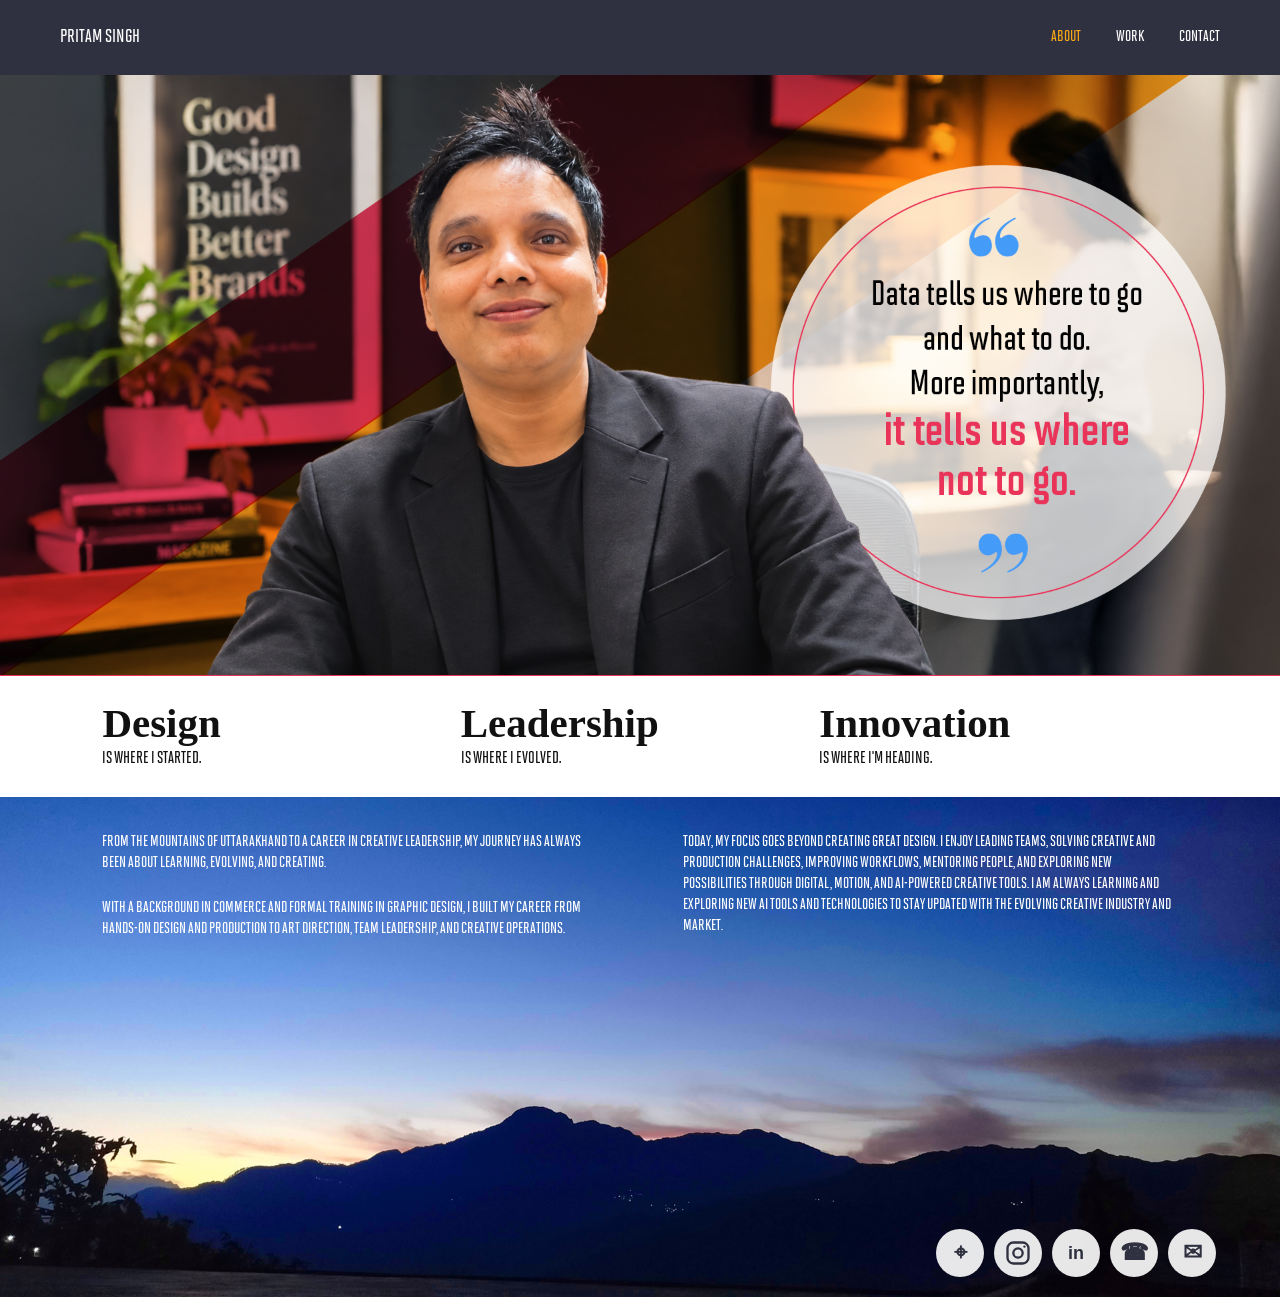
<file: about.html>
<!DOCTYPE html>
<html lang="en">

<head>
    <meta charset="UTF-8">
    <meta name="viewport" content="width=device-width, initial-scale=1.0">

    <title>About Me | Pritam Singh</title>

    <link rel="stylesheet" href="about.css">
</head>

<body>

    <!-- HEADER -->
    <header>
        <a href="index.html" class="logo">PRITAM SINGH</a>

        <nav>
            <a href="about.html" class="active">ABOUT</a>
            <a href="work.html">WORK</a>
            <a href="contact.html">CONTACT</a>
        </nav>
    </header>


    <!-- HERO -->
    <main class="about-page">

        <section class="about-hero">
            <img src="images/about-hero.png" alt="Pritam Singh">
        </section>


        <!-- DESIGN / LEADERSHIP / INNOVATION -->
        <section class="about-journey">

            <div class="journey-item">
                <h2>Design</h2>
                <p>IS WHERE I STARTED.</p>
            </div>

            <div class="journey-item">
                <h2>Leadership</h2>
                <p>IS WHERE I EVOLVED.</p>
            </div>

            <div class="journey-item">
                <h2>Innovation</h2>
                <p>IS WHERE I'M HEADING.</p>
            </div>

        </section>


        <!-- ABOUT IMAGE + TEXT -->
        <section class="about-story">

            <img
                src="images/about hero bottom.png"
                alt="Uttarakhand mountains"
                class="about-bottom-image"
            >

            <div class="about-story-text">

                <p>
                    From the mountains of Uttarakhand to a career in creative leadership,
                    my journey has always been about learning, evolving, and creating.
                </p>

                <p>
                    With a background in commerce and formal training in graphic design,
                    I built my career from hands-on design and production to art direction,
                    team leadership, and creative operations.
                </p>

                <p>
                    Today, my focus goes beyond creating great design. I enjoy leading teams,
                    solving creative and production challenges, improving workflows, mentoring
                    people, and exploring new possibilities through digital, motion, and
                    AI-powered creative tools. I am always learning and exploring new AI tools
                    and technologies to stay updated with the evolving creative industry and market.
                </p>

            </div>


            <!-- SOCIAL / CONTACT ICONS -->
            <div class="about-social">

                <!-- LOCATION -->
<a href="https://maps.app.goo.gl/SRd5VV3snzKhTGBH8"
   class="social-icon"
   aria-label="Location"
   target="_blank"
   rel="noopener noreferrer">
    <span>⌖</span>
</a>

<!-- INSTAGRAM -->
<a href="https://www.instagram.com/preetsindhwal/"
   class="social-icon"
   aria-label="Instagram"
   target="_blank"
   rel="noopener noreferrer">
    <svg class="instagram-svg"
         viewBox="0 0 24 24"
         aria-hidden="true">
        <rect x="3" y="3" width="18" height="18" rx="5"
              fill="none" stroke="currentColor" stroke-width="2"/>
        <circle cx="12" cy="12" r="4"
                fill="none" stroke="currentColor" stroke-width="2"/>
        <circle cx="17.5" cy="6.5" r="1"
                fill="currentColor"/>
    </svg>
</a>

                <!-- LINKEDIN -->
<a href="https://www.linkedin.com/in/preet-sindhwal-28622b58"
   class="social-icon"
   aria-label="LinkedIn"
   target="_blank"
   rel="noopener noreferrer">
    <span>in</span>
</a>

<!-- PHONE -->
<a href="tel:+918527455521"
   class="social-icon"
   aria-label="Phone">
    <span>☎</span>
</a>

<!-- EMAIL -->
<a href="mailto:preet.sindhwal@gmail.com"
   class="social-icon"
   aria-label="Email">
    <span>✉</span>
</a>

            </div>

        </section>

    </main>

</body>
</html>
</file>
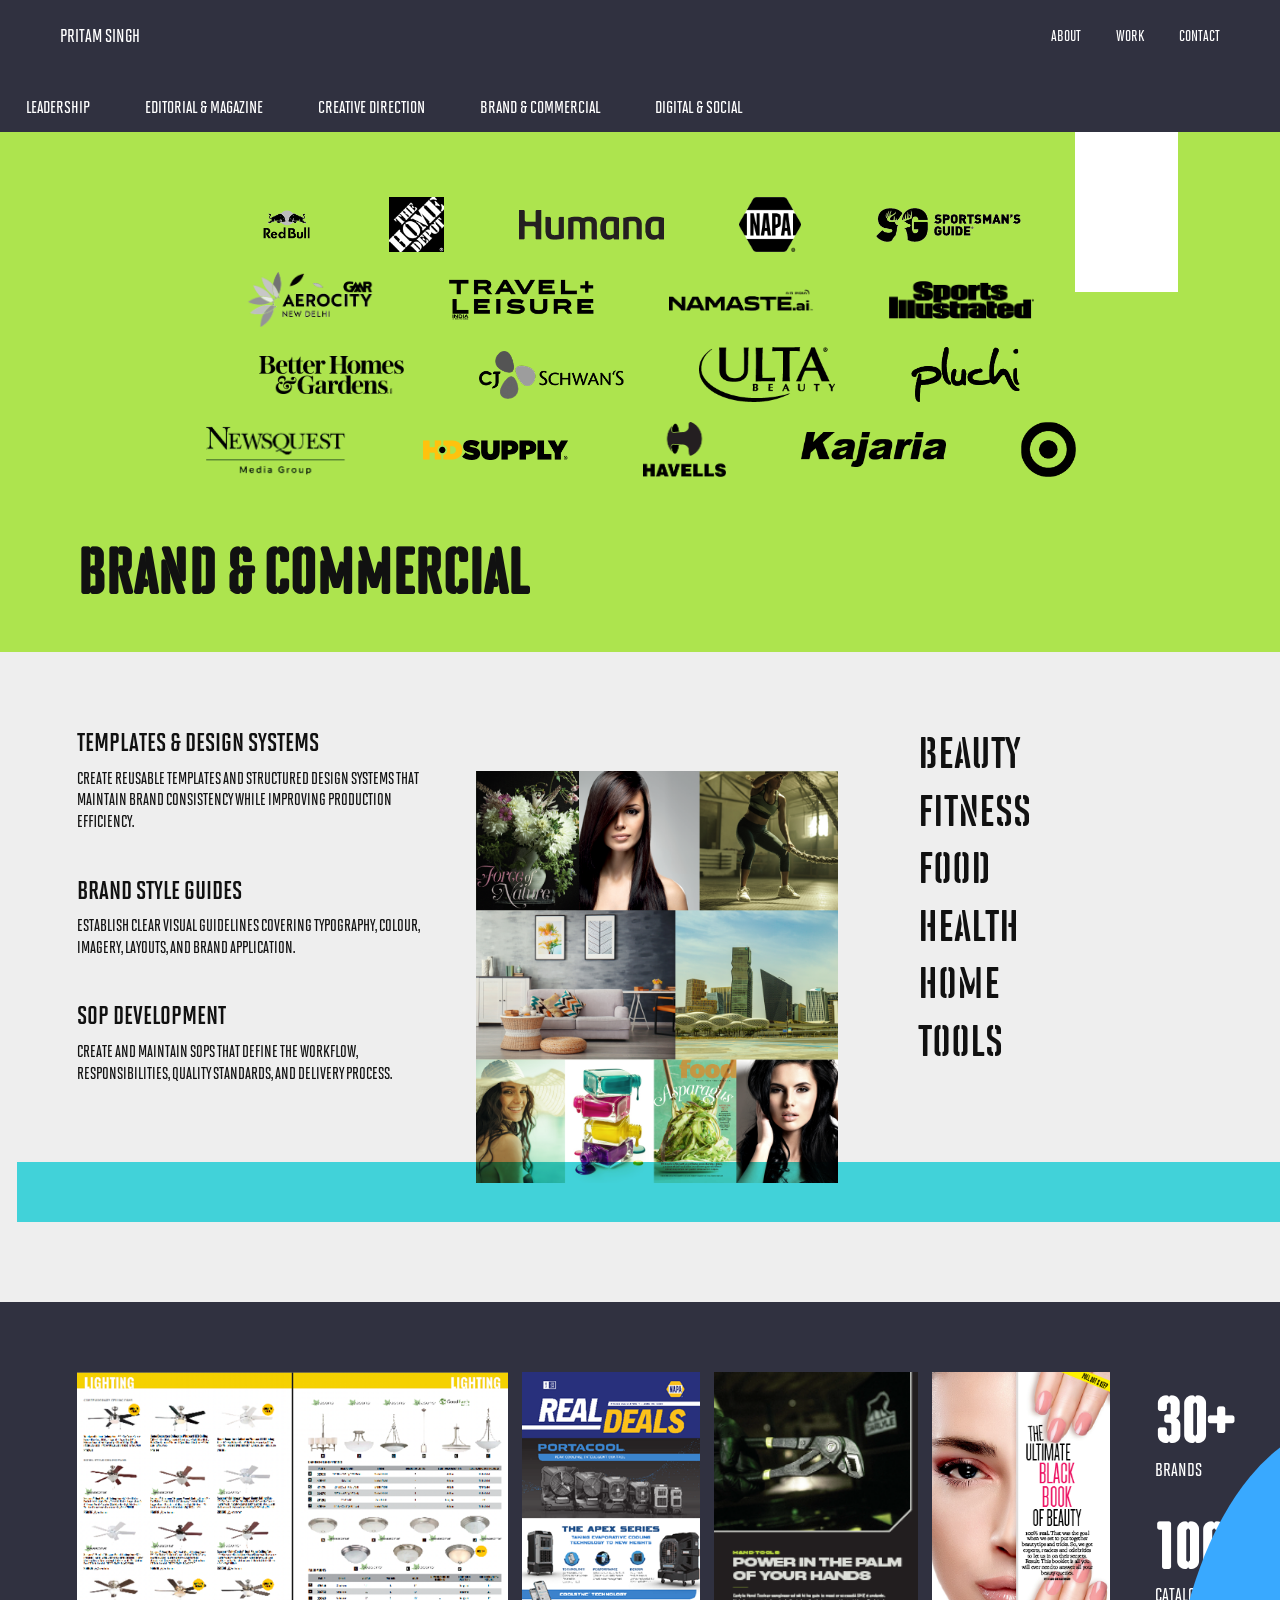
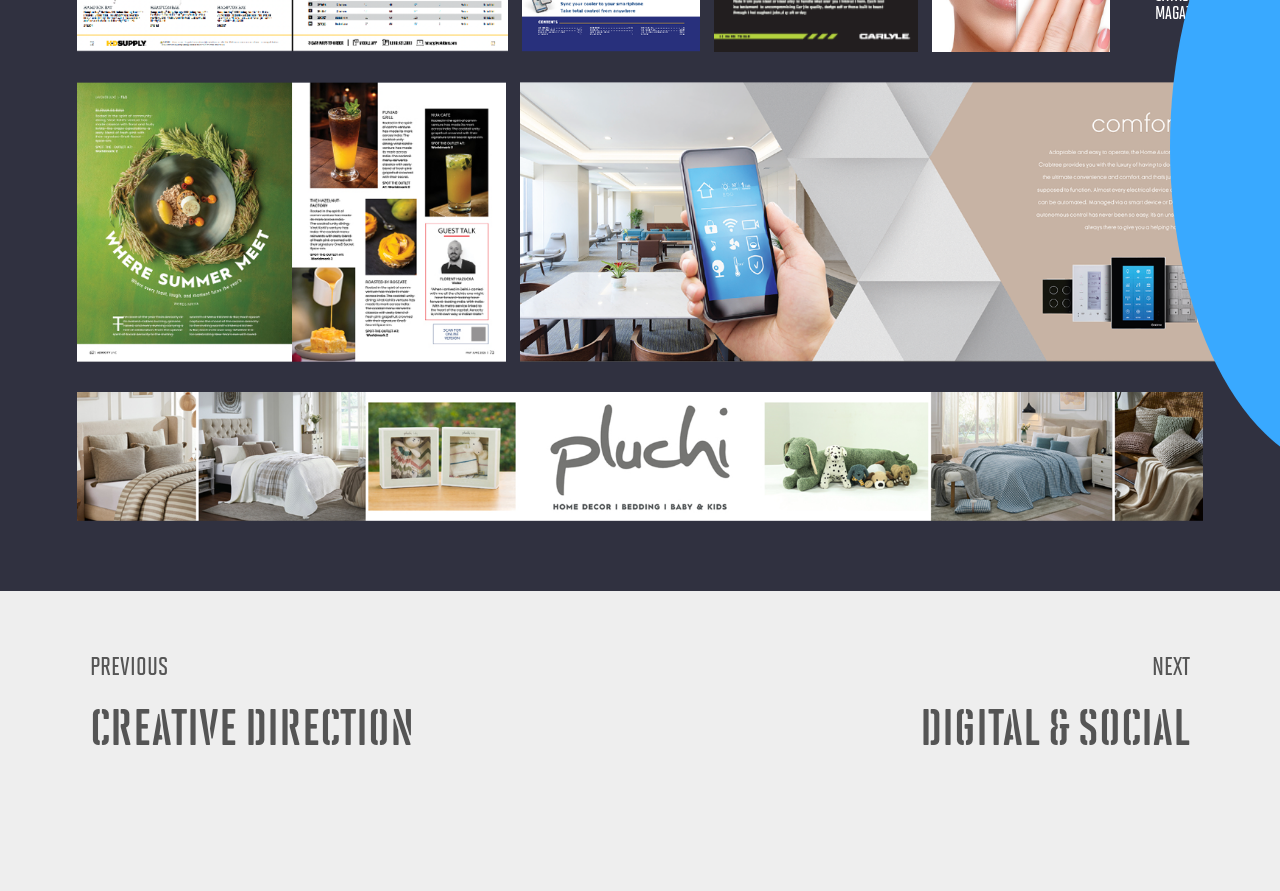
<file: brand.html>
<!DOCTYPE html>
<html lang="en">
<head>
    <meta charset="UTF-8">
    <meta name="viewport" content="width=device-width, initial-scale=1.0">
    <title>Brand & Commercial — Pritam Singh</title>
    <link rel="stylesheet" href="style.css">
</head>

<body class="work-page-body">

<!-- HEADER -->
<header>
    <div class="logo">
        <a href="index.html">PRITAM SINGH</a>
    </div>

    <nav>
        <a href="about.html">ABOUT</a>
        <a href="work.html">WORK</a>
        <a href="contact.html">CONTACT</a>
    </nav>
</header>


<main class="brand-page">

    <!-- WORK TABS -->

    <nav class="work-tabs">
        <a href="leadership.html">LEADERSHIP</a>
        <a href="editorial.html">EDITORIAL &amp; MAGAZINE</a>
        <a href="creative.html">CREATIVE DIRECTION</a>
        <a href="brand.html">BRAND &amp; COMMERCIAL</a>
        <a href="digital.html">DIGITAL &amp; SOCIAL</a>
    </nav>


    <!-- HERO SESSION -->

    <section class="brand-hero">

        <div class="brand-logo-wall">

            <!-- ROW 1 -->

            <div class="brand-logo-row">
                <img src="images/1a-redbull.png" alt="">
                <img src="images/1b-homedepot.png" alt="">
                <img src="images/1c-Humana.png" alt="">
                <img src="images/1d-NAPA.png" alt="">
                <img src="images/1e-SPG.png" alt="">
            </div>


            <!-- ROW 2 -->

            <div class="brand-logo-row">
                <img src="images/2a-GMR.png" alt="">
                <img src="images/2b-travel.png" alt="">
                <img src="images/2c-Namaste.png" alt="">
                <img src="images/2d-SportsIllus.png" alt="">
            </div>


            <!-- ROW 3 -->

            <div class="brand-logo-row">
                <img src="images/3a-BHG.png" alt="">
                <img src="images/3b-Schwan.png" alt="">
                <img src="images/3c-Ulta.png" alt="">
                <img src="images/3d-Pluchi.png" alt="">
            </div>


            <!-- ROW 4 -->

            <div class="brand-logo-row">
                <img src="images/4a-Newsquest.png" alt="">
                <img src="images/4b-HDSupply.png" alt="">
                <img src="images/4c-havells.png" alt="">
                <img src="images/4d-kajaria.png" alt="">
                <img src="images/4e-target.png" alt="">
            </div>

        </div>


        <!-- WHITE STRIP -->

        <div class="brand-hero-white-strip"></div>


        <!-- HERO HEADLINE -->

        <div class="brand-hero-title">
            <h1>BRAND &amp; COMMERCIAL</h1>
        </div>

    </section>


   <!-- SESSION 2 -->

<section class="brand-session-2">

    <!-- LEFT — TEXT -->

    <div class="brand-session-2-text">

        <div class="brand-session-2-item">
            <h2>Templates &amp; Design Systems</h2>
            <p>
                Create reusable templates and structured
                design systems that maintain brand
                consistency while improving
                production efficiency.
            </p>
        </div>

        <div class="brand-session-2-item">
            <h2>Brand Style Guides</h2>
            <p>
                Establish clear visual guidelines
                covering typography, colour, imagery,
                layouts, and brand application.
            </p>
        </div>

        <div class="brand-session-2-item">
            <h2>SOP Development</h2>
            <p>
                Create and maintain SOPs that define
                the workflow, responsibilities, quality
                standards, and delivery process.
            </p>
        </div>

    </div>

    <!-- MIDDLE — IMAGE -->

    <div class="brand-session-2-image">
        <img src="images/session2.png" alt="">
        <div class="brand-session-2-color-bar"></div>
    </div>

    <!-- RIGHT — CATEGORIES -->

    <div class="brand-session-2-words">
        <span>BEAUTY</span>
        <span>FITNESS</span>
        <span>FOOD</span>
        <span>HEALTH</span>
        <span>HOME</span>
        <span>TOOLS</span>
    </div>
</section>
<!-- SESSION 3 -->

<section class="brand-session-3">

    <div class="brand-strip-1">

        <div class="brand-strip-images">
            <img src="images/strip 1a.png" alt="">
            <img src="images/strip 1b.png" alt="">
            <img src="images/strip 1c.png" alt="">
            <img src="images/strip 1d.png" alt="">
        </div>

        <div class="brand-strip-stats">
            <div>
                <strong>30+</strong>
                <span>BRANDS</span>
            </div>

            <div>
                <strong>100+</strong>
                <span>CATALOGUE<br>MAGAZINES</span>
            </div>
        </div>
<div class="brand-edge-circle"></div>
    </div>
    <div class="brand-strip-2">
    <img src="images/strip2a.png" alt="">
    <img src="images/strip2b.png" alt="">
</div>
<div class="brand-strip-3">
    <img src="images/strip 3.png" alt="">
</div>

</section>
<section class="category-navigation brand-bottom-nav">

    <a href="creative.html" class="previous-category">
        <span>PREVIOUS</span>
        <strong>CREATIVE DIRECTION</strong>
    </a>

    <a href="digital.html" class="next-category">
        <span>NEXT</span>
        <strong>DIGITAL &amp; SOCIAL</strong>
    </a>

</section>
</main>


</body>
</html>
</file>
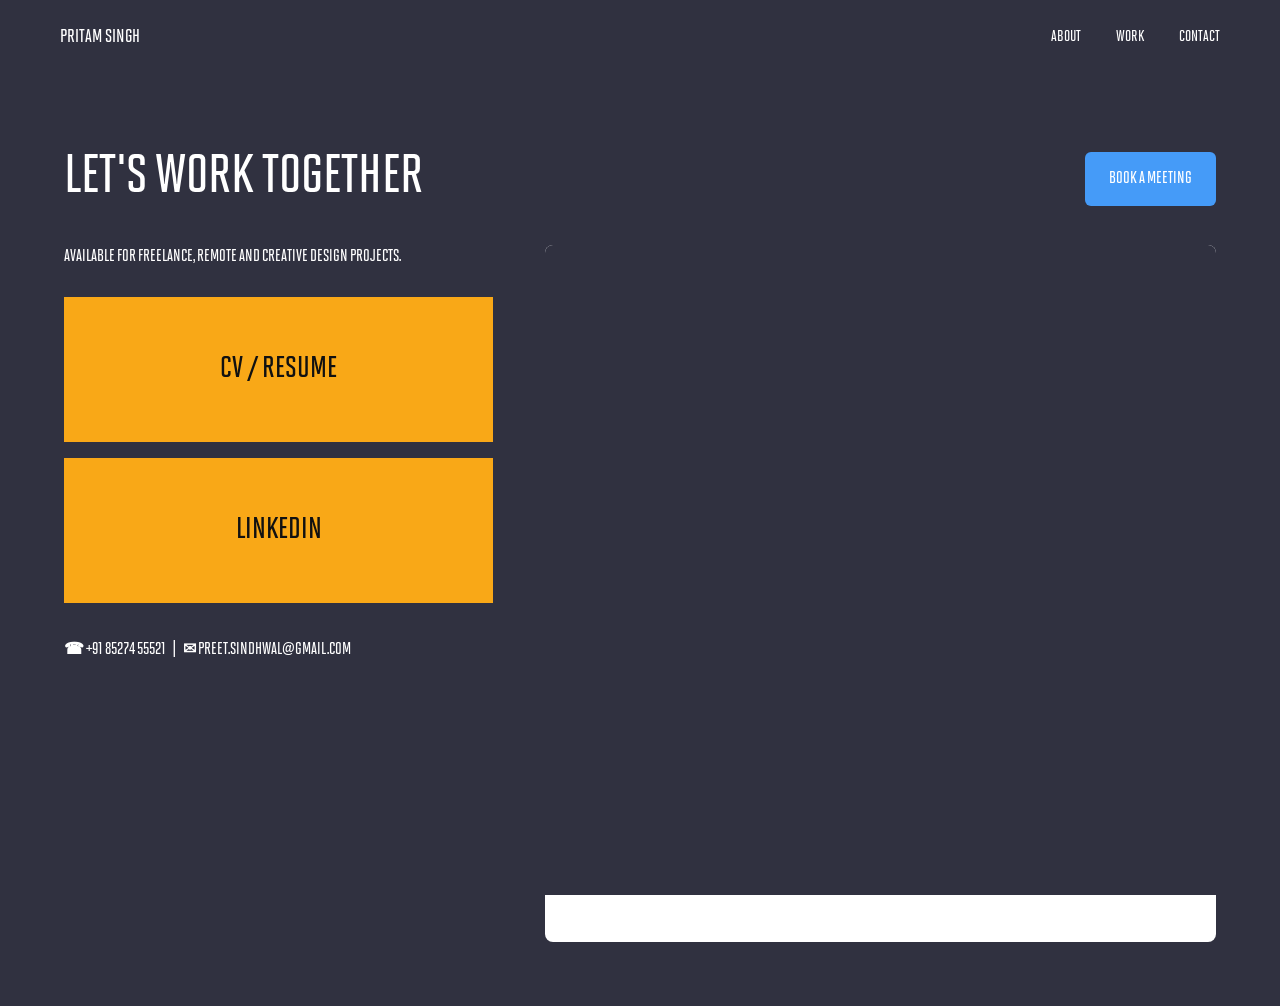
<file: contact.html>
<!DOCTYPE html>
<html lang="en">

<head>
    <meta charset="UTF-8">
    <meta name="viewport" content="width=device-width, initial-scale=1.0">

    <title>Pritam Singh — Contact</title>

    <link rel="stylesheet" href="style.css">

    <style>

        /* CONTACT PAGE */

        .contact-page {
            min-height: calc(100vh - 100px);
            padding: 76px 5vw 64px;
            background: #303140;
            color: #fff;
        }

        .contact-shell {
            width: 100%;
            max-width: 1500px;
            margin: 0 auto;
        }

        .contact-heading-row {
            display: flex;
            align-items: center;
            justify-content: space-between;
            gap: 28px;
            margin-bottom: 38px;
        }

        .contact-heading-row h1 {
            margin: 0;
            color: #fff;
            font-size: clamp(36px, 4.2vw, 60px);
            line-height: 1.05;
            text-transform: uppercase;
        }

        .teams-link {
            flex: 0 0 auto;
            display: inline-flex;
            align-items: center;
            justify-content: center;
            min-height: 54px;
            padding: 0 24px;
            border-radius: 6px;
            background: #459BF8;
            color: #fff;
            font-weight: 700;
            text-decoration: none;
            transition: background .2s ease, transform .2s ease;
        }

        .teams-link:hover {
            background: #3188E8;
            transform: translateY(-2px);
        }

        .contact-layout {
            display: grid;
            grid-template-columns: minmax(260px, .78fr) minmax(0, 1.22fr);
            gap: clamp(28px, 4vw, 64px);
            align-items: start;
        }

        .contact-intro {
            margin: 0 0 28px;
            color: #fff;
            font-size: 16px;
            line-height: 1.5;
        }

        .contact-links {
    display: grid;
    grid-template-columns: 1fr;
    gap: 16px;
}

        .contact-link {
            min-height: 145px;
            background: #f9a817;
            color: #111;
            display: flex;
            align-items: center;
            justify-content: center;
            padding: 18px;
            text-align: center;
            text-decoration: none;
            transition: transform .3s ease, background .3s ease, color .3s ease;
        }

        .contact-link span {
            font-size: clamp(20px, 2.3vw, 34px);
            font-weight: 700;
        }

        .contact-link:hover {
            background: #fff;
            color: #111;
            transform: translateY(-4px);
        }

        .contact-link.linkedin:hover {
            background: #0077b5;
            color: #fff;
        }

        .contact-details {
            margin: 32px 0 0;
            font-weight: 700;
            line-height: 1.9;
            overflow-wrap: anywhere;
        }

        .contact-details a {
            color: #fff;
            text-decoration: none;
        }

        .booking-panel {
            min-width: 0;
            overflow: hidden;
            border-radius: 8px;
            background: #fff;
        }

        .booking-iframe {
            width: 100%;
            min-width: 0;
            height: 650px;
            border: 0;
            display: block;
            background: #303140;
        }

        @media (max-width: 900px) {
            .contact-layout {
                grid-template-columns: 1fr;
            }

            .contact-links {
                max-width: 640px;
            }
        }

        @media (max-width: 600px) {
            .contact-page {
                padding: 54px 22px 42px;
            }

            .contact-heading-row {
                align-items: flex-start;
                flex-direction: column;
                gap: 20px;
                margin-bottom: 30px;
            }

            .contact-heading-row h1 {
                font-size: 38px;
            }

            .contact-links {
                grid-template-columns: 1fr;
                gap: 14px;
            }

            .contact-link {
                min-height: 135px;
            }

            .booking-iframe {
                height: 680px;
            }
        }

    </style>

</head>


<body>

    <!-- HEADER -->

    <header>

     <a href="index.html" class="logo">
    Pritam Singh
</a>
        <nav>

            <a href="about.html">
                about
            </a>

            <a href="work.html">
                work
            </a>

            <a href="contact.html">
                contact
            </a>

        </nav>

    </header>


    <!-- CONTACT -->

    <section class="contact-page">
        <div class="contact-shell">
            <div class="contact-heading-row">
                <h1>Let's Work Together</h1>
<a class="teams-link"
href="https://cal.com/preet-sindhwal-415n72/15min">
Book a Meeting
</a>
            </div>

            <div class="contact-layout">
                <div class="contact-resources">
                    <p class="contact-intro">Available for freelance, remote and creative design projects.</p>
                    <div class="contact-links">
                        <a class="contact-link" href="resume.pdf" target="_blank" rel="noopener noreferrer"><span>CV / RESUME</span></a>
                        <a class="contact-link linkedin" href="https://www.linkedin.com/in/preet-sindhwal-28622b58" target="_blank" rel="noopener noreferrer"><span>LINKEDIN</span></a>
                    </div>
                    <p class="contact-details">
                        <a href="tel:+918527455521">☎ +91 85274 55521</a>
                        &nbsp; | &nbsp;
                        <a href="mailto:preet.sindhwal@gmail.com">✉ preet.sindhwal@gmail.com</a>
                    </p>
                </div>

                <div class="booking-panel" aria-label="Book a 15-minute meeting">
                    <iframe class="booking-iframe"
src="https://cal.com/preet-sindhwal-415n72/15min?embed=true&amp;theme=light&amp;layout=month_view"                        title="Cal.com booking calendar"
                        loading="lazy"
                        referrerpolicy="strict-origin-when-cross-origin"></iframe>
                    <p class="contact-details" style="padding: 0 20px 16px; margin: 0;">
                        Calendar not loading? <a href="https://cal.com/preet-sindhwal-415n72/15min" target="_blank" rel="noopener noreferrer">Open the booking page</a>.
                    </p>
                </div>
            </div>
        </div>
    </section>

</body>

</html>
</file>
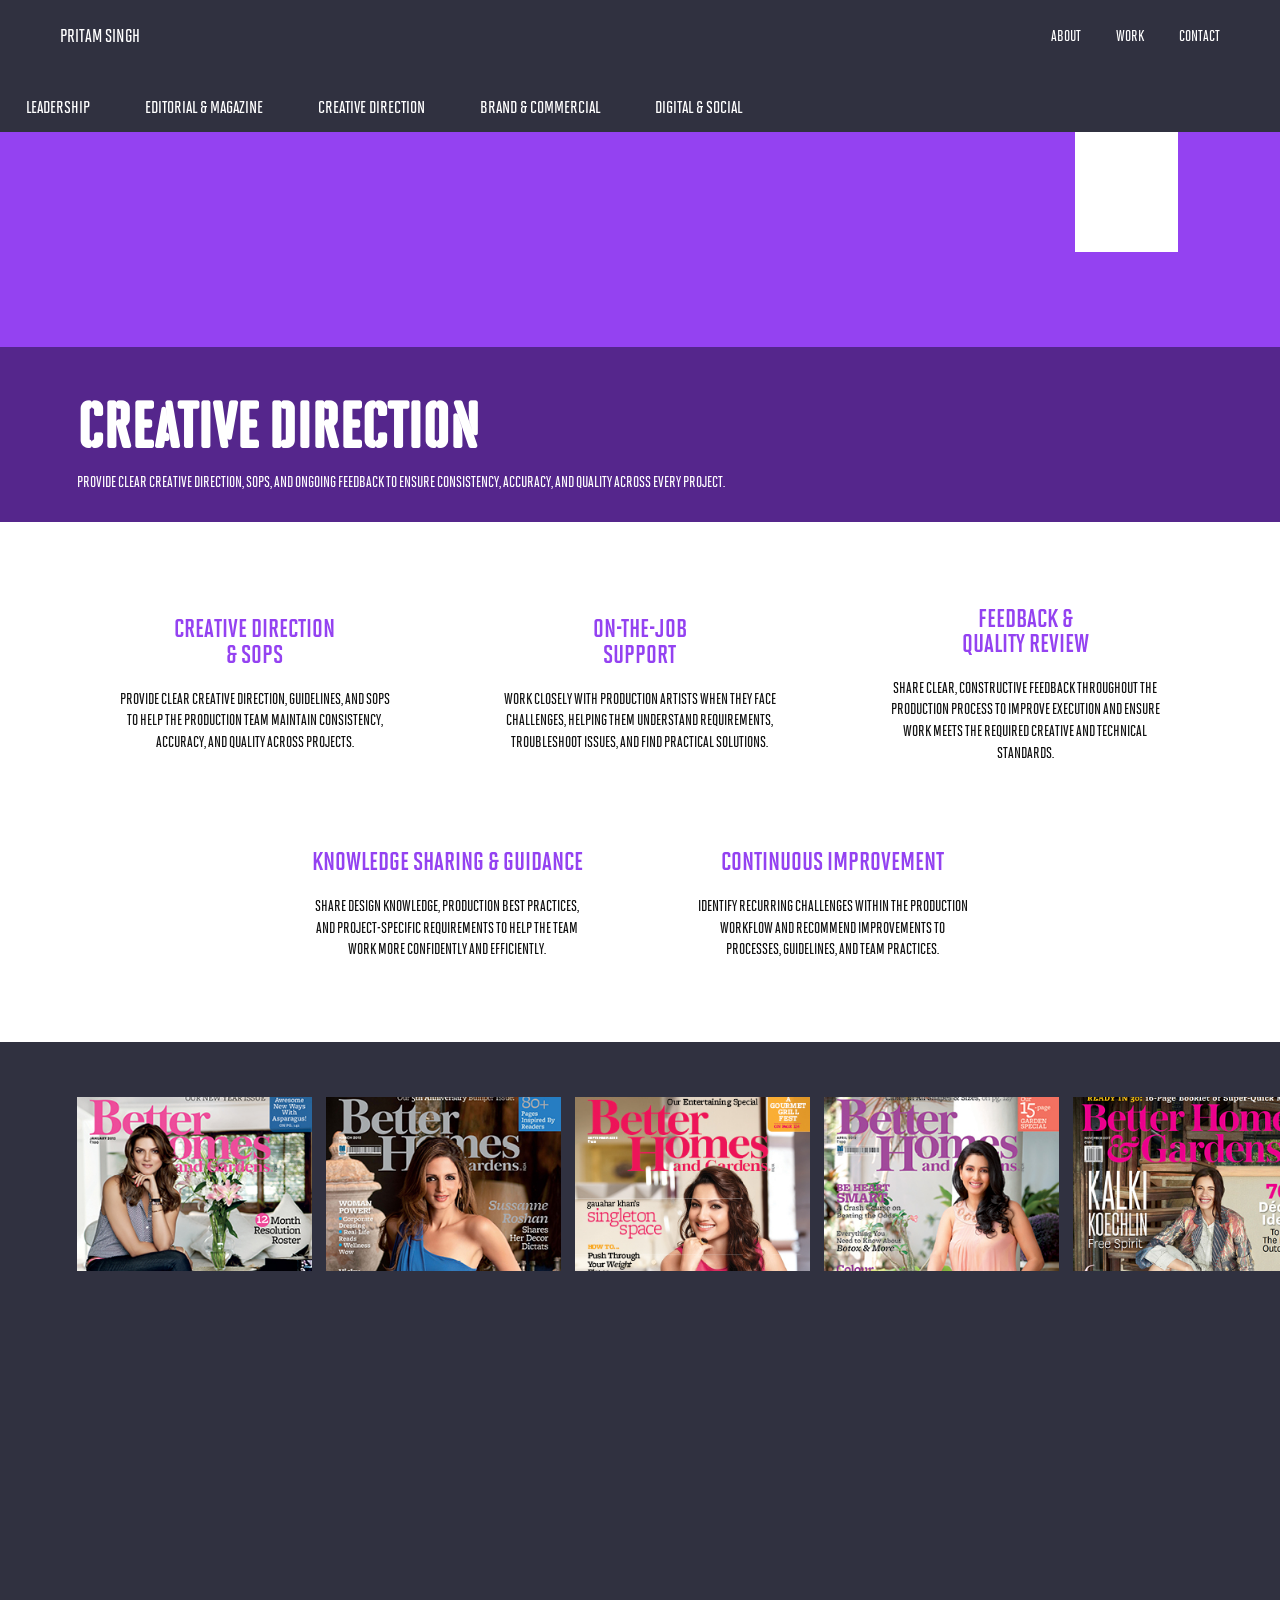
<file: creative.html>
<!DOCTYPE html>
<html lang="en">

<head>
    <meta charset="UTF-8">
    <meta name="viewport" content="width=device-width, initial-scale=1.0">

    <title>Creative Direction — Pritam Singh</title>

    <link rel="stylesheet" href="style.css">
</head>

<body class="work-page-body">

    <!-- HEADER -->
<header>
    <div class="logo">
        <a href="index.html">PRITAM SINGH</a>
    </div>

    <nav>
        <a href="about.html">ABOUT</a>
        <a href="work.html">WORK</a>
        <a href="contact.html">CONTACT</a>
    </nav>
</header>


    <!-- CREATIVE DIRECTION PAGE -->

    <main class="creative-page">

        <!-- WORK TABS -->

        <nav class="work-tabs">

            <a href="leadership.html">LEADERSHIP</a>

            <a href="editorial.html">EDITORIAL &amp; MAGAZINE</a>

            <a href="creative.html">CREATIVE DIRECTION</a>

            <a href="brand.html">BRAND &amp; COMMERCIAL</a>

            <a href="digital.html">DIGITAL &amp; SOCIAL</a>

        </nav>


        <!-- CREATIVE DIRECTION CONTENT -->

        <section class="creative-content">

            <h1>CREATIVE DIRECTION</h1>

            <p>
    PROVIDE CLEAR CREATIVE DIRECTION, SOPS, AND ONGOING FEEDBACK TO ENSURE CONSISTENCY, ACCURACY, AND QUALITY ACROSS EVERY PROJECT.
</p>

        </section>
<!-- CREATIVE DIRECTION — FIVE POINTS -->

<section class="creative-process">
    <div class="creative-floating-line creative-line-top"></div>
<div class="creative-floating-line creative-line-middle"></div>
<div class="creative-floating-line creative-line-bottom"></div>

    <div class="creative-process-item">
        <h2>CREATIVE DIRECTION<br>&amp; SOPS</h2>
        <p>
            PROVIDE CLEAR CREATIVE DIRECTION, GUIDELINES, AND SOPS TO HELP THE PRODUCTION TEAM MAINTAIN CONSISTENCY, ACCURACY, AND QUALITY ACROSS PROJECTS.
        </p>
    </div>

    <div class="creative-process-item">
        <h2>ON-THE-JOB<br>SUPPORT</h2>
        <p>
            WORK CLOSELY WITH PRODUCTION ARTISTS WHEN THEY FACE CHALLENGES, HELPING THEM UNDERSTAND REQUIREMENTS, TROUBLESHOOT ISSUES, AND FIND PRACTICAL SOLUTIONS.
        </p>
    </div>

    <div class="creative-process-item">
        <h2>FEEDBACK &amp;<br>QUALITY REVIEW</h2>
        <p>
            SHARE CLEAR, CONSTRUCTIVE FEEDBACK THROUGHOUT THE PRODUCTION PROCESS TO IMPROVE EXECUTION AND ENSURE WORK MEETS THE REQUIRED CREATIVE AND TECHNICAL STANDARDS.
        </p>
    </div>

    <div class="creative-process-item">
        <h2>KNOWLEDGE SHARING &amp; GUIDANCE</h2>
        <p>
            SHARE DESIGN KNOWLEDGE, PRODUCTION BEST PRACTICES, AND PROJECT-SPECIFIC REQUIREMENTS TO HELP THE TEAM WORK MORE CONFIDENTLY AND EFFICIENTLY.
        </p>
    </div>

    <div class="creative-process-item">
        <h2>CONTINUOUS IMPROVEMENT</h2>
        <p>
            IDENTIFY RECURRING CHALLENGES WITHIN THE PRODUCTION WORKFLOW AND RECOMMEND IMPROVEMENTS TO PROCESSES, GUIDELINES, AND TEAM PRACTICES.
        </p>
    </div>

</section>

        <!-- COVER IMAGES -->

        <section class="creative-covers">

            <div class="creative-covers-track">

                <img src="images/Cvr1.jpg" alt="">
                <img src="images/Cvr2.jpg" alt="">
                <img src="images/Cvr3.jpg" alt="">
                <img src="images/Cvr4.jpg" alt="">
                <img src="images/Cvr5.jpg" alt="">
                <img src="images/Cvr6.jpg" alt="">
                <img src="images/Cvr7.jpg" alt="">
                <img src="images/Cvr8.jpg" alt="">
                <img src="images/Cvr9.jpg" alt="">
                <img src="images/Cvr10.jpg" alt="">
                <img src="images/Cvr11.jpg" alt="">

            </div>

        </section>


        <!-- CATEGORY NAVIGATION -->

        <section class="category-navigation">

            <a href="editorial.html" class="previous-category">
                <span>PREVIOUS</span>
                <strong>EDITORIAL &amp; MAGAZINE</strong>
            </a>

            <a href="brand.html" class="next-category">
                <span>NEXT</span>
                <strong>BRAND &amp; COMMERCIAL</strong>
            </a>

        </section>

    </main>

</body>

</html>
</file>
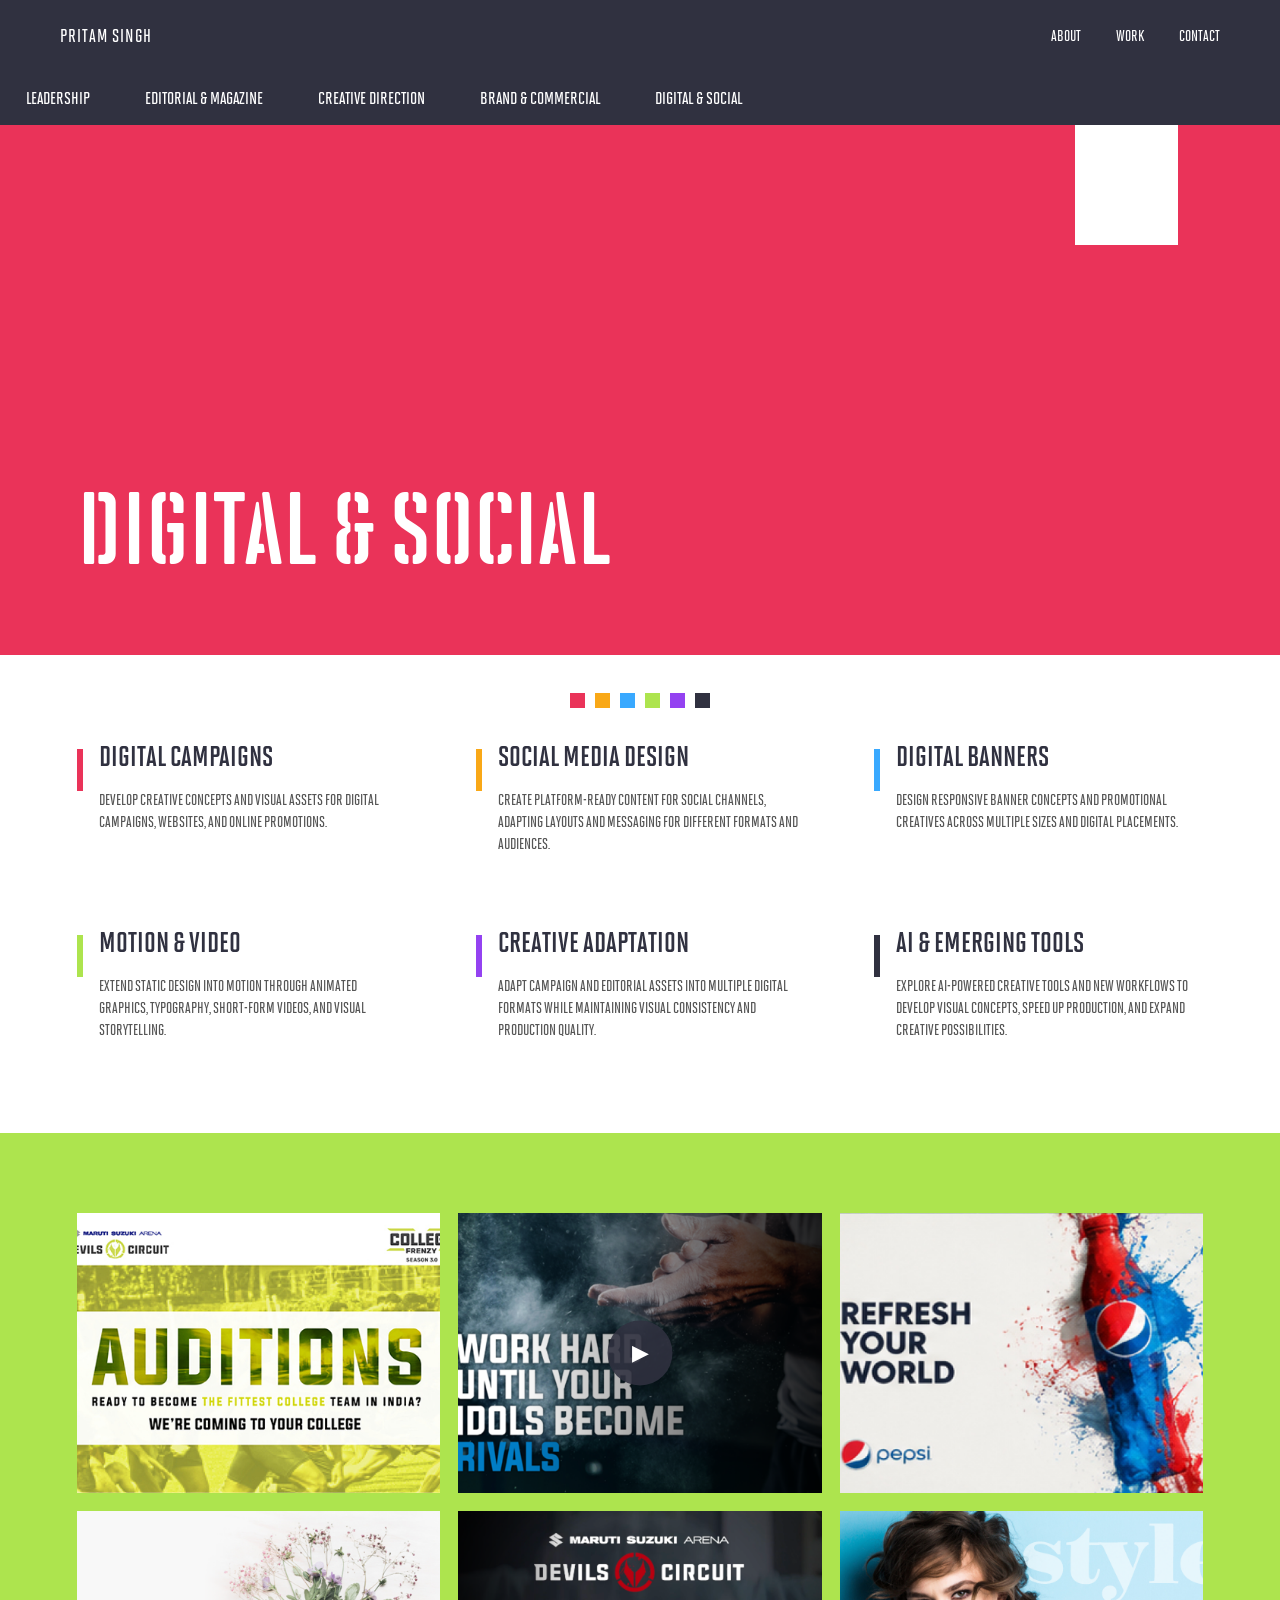
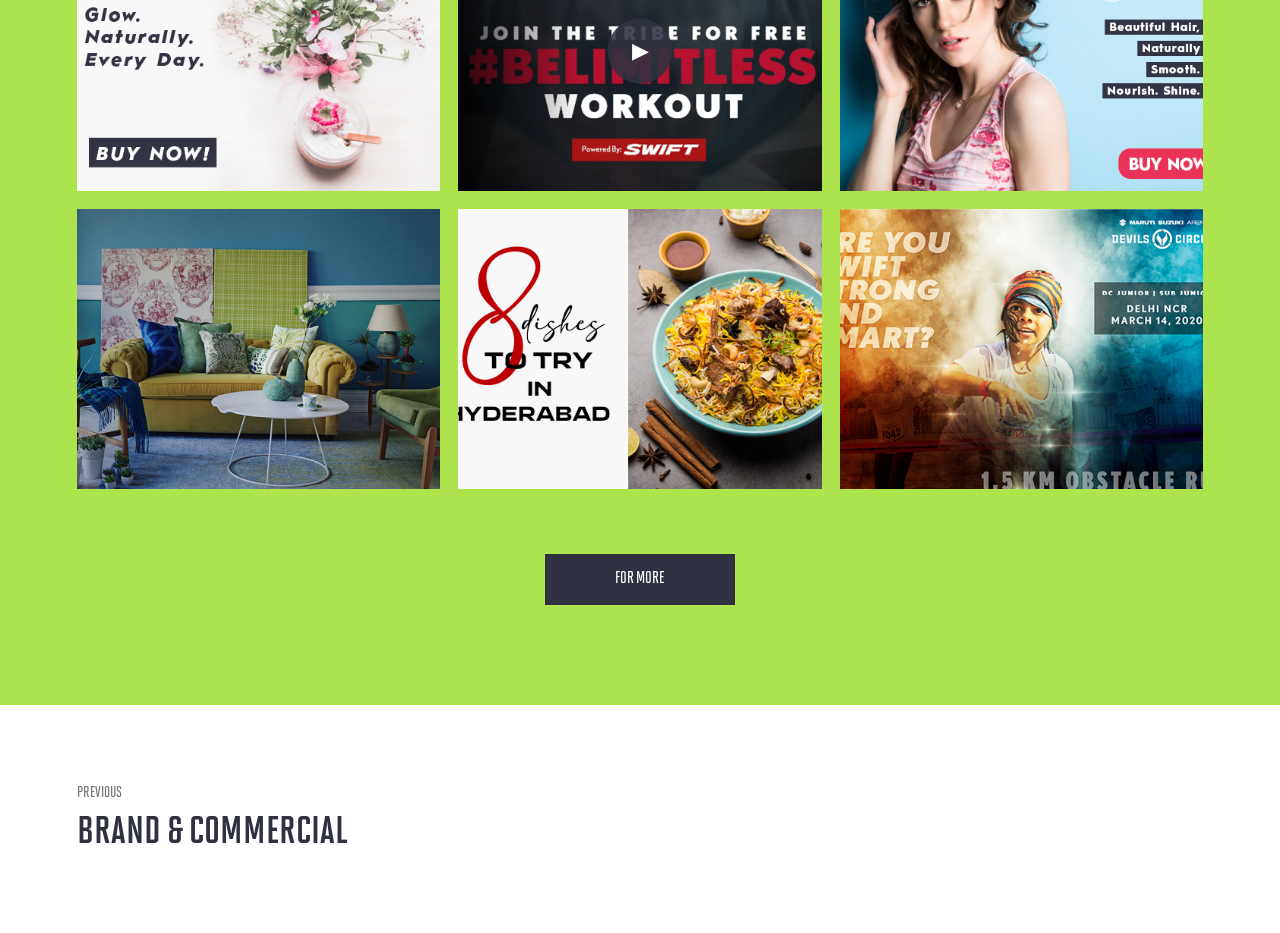
<file: digital-temp.html>
<!DOCTYPE html>
<html lang="en">
<head>
    <meta charset="UTF-8">
    <meta name="viewport" content="width=device-width, initial-scale=1.0">

    <title>Digital & Social — Pritam Singh</title>

    <link rel="stylesheet" href="digital.css">
</head>

<body class="digital-page-body">

<!-- =========================================================
     MAIN HEADER
     ========================================================= -->

<header class="digital-header">

    <div class="digital-logo">
        PRITAM SINGH
    </div>

    <nav class="digital-main-nav">
        <a href="index.html">ABOUT</a>
        <a href="work.html">WORK</a>
        <a href="contact.html">CONTACT</a>
    </nav>

</header>


<!-- =========================================================
     WORK TABS
     ========================================================= -->

<nav class="work-tabs">

    <a href="leadership.html">
        LEADERSHIP
    </a>

    <a href="work.html">
        EDITORIAL &amp; MAGAZINE
    </a>

    <a href="creative.html">
        CREATIVE DIRECTION
    </a>

    <a href="brand.html">
        BRAND &amp; COMMERCIAL
    </a>

    <a href="digital.html" class="active">
        DIGITAL &amp; SOCIAL
    </a>

</nav>


<!-- =========================================================
     HERO
     ========================================================= -->

<section class="digital-hero">

    <div class="digital-hero-title">
        DIGITAL &amp; SOCIAL
    </div>

</section>


<!-- =========================================================
     LOADING / COLOUR ANIMATION
     ========================================================= -->

<section class="digital-loading">

    <div class="digital-loading-track">

        <span class="loading-red"></span>
        <span class="loading-orange"></span>
        <span class="loading-blue"></span>
        <span class="loading-green"></span>
        <span class="loading-purple"></span>
        <span class="loading-grey"></span>

    </div>

</section>


<!-- =========================================================
     PROCESS
     ========================================================= -->

<section class="digital-process">

    <div class="digital-colour-blocks">

        <span class="red"></span>
        <span class="orange"></span>
        <span class="blue"></span>
        <span class="green"></span>
        <span class="purple"></span>
        <span class="grey"></span>

    </div>


    <div class="digital-process-grid">

        <div class="digital-process-item">

            <h2>DIGITAL CAMPAIGNS</h2>

            <p>
                DEVELOP CREATIVE CONCEPTS AND VISUAL ASSETS FOR DIGITAL CAMPAIGNS, WEBSITES, AND ONLINE PROMOTIONS.
            </p>

        </div>


        <div class="digital-process-item">

            <h2>SOCIAL MEDIA DESIGN</h2>

            <p>
                CREATE PLATFORM-READY CONTENT FOR SOCIAL CHANNELS, ADAPTING LAYOUTS AND MESSAGING FOR DIFFERENT FORMATS AND AUDIENCES.
            </p>

        </div>


        <div class="digital-process-item">

            <h2>DIGITAL BANNERS</h2>

            <p>
                DESIGN RESPONSIVE BANNER CONCEPTS AND PROMOTIONAL CREATIVES ACROSS MULTIPLE SIZES AND DIGITAL PLACEMENTS.
            </p>

        </div>


        <div class="digital-process-item">

            <h2>MOTION &amp; VIDEO</h2>

            <p>
                EXTEND STATIC DESIGN INTO MOTION THROUGH ANIMATED GRAPHICS, TYPOGRAPHY, SHORT-FORM VIDEOS, AND VISUAL STORYTELLING.
            </p>

        </div>


        <div class="digital-process-item">

            <h2>CREATIVE ADAPTATION</h2>

            <p>
                ADAPT CAMPAIGN AND EDITORIAL ASSETS INTO MULTIPLE DIGITAL FORMATS WHILE MAINTAINING VISUAL CONSISTENCY AND PRODUCTION QUALITY.
            </p>

        </div>


        <div class="digital-process-item">

            <h2>AI &amp; EMERGING TOOLS</h2>

            <p>
                EXPLORE AI-POWERED CREATIVE TOOLS AND NEW WORKFLOWS TO DEVELOP VISUAL CONCEPTS, SPEED UP PRODUCTION, AND EXPAND CREATIVE POSSIBILITIES.
            </p>

        </div>

    </div>

</section>


<!-- =========================================================
     DIGITAL GALLERY
     ========================================================= -->

<section class="digital-gallery">

    <div class="digital-gallery-grid">


        <!-- ROW 1 -->

        <div class="digital-gallery-item">
            <img src="images/digistrip1a.png" alt="">
        </div>


        <div class="digital-gallery-item digital-video-item">

            <img
                src="images/digistrip1b.png"
                class="digital-video-thumbnail"
                alt=""
            >

            <video
                class="digital-video"
                src="videos/Gym.mp4"
                controls
                playsinline
            ></video>

            <button
                class="digital-play-button"
                type="button"
                aria-label="Play Gym video"
            >
                ▶
            </button>

        </div>


        <div class="digital-gallery-item">
            <img src="images/digistrip1c.png" alt="">
        </div>


        <!-- ROW 2 -->

        <div class="digital-gallery-item">
            <img src="images/digistrip2a.png" alt="">
        </div>


        <div class="digital-gallery-item digital-video-item">

            <img
                src="images/digistrip2b.png"
                class="digital-video-thumbnail"
                alt=""
            >

            <video
                class="digital-video"
                src="videos/intro.mp4"
                controls
                playsinline
            ></video>

            <button
                class="digital-play-button"
                type="button"
                aria-label="Play intro video"
            >
                ▶
            </button>

        </div>


        <div class="digital-gallery-item">
            <img src="images/digistrip2c.png" alt="">
        </div>


        <!-- ROW 3 -->

        <div class="digital-gallery-item">
            <img src="images/digistrip3a.png" alt="">
        </div>


        <div class="digital-gallery-item">
            <img src="images/digistrip3b.png" alt="">
        </div>


        <div class="digital-gallery-item">
            <img src="images/digistrip3c.png" alt="">
        </div>

    </div>


    <!-- FOR MORE -->

    <div class="digital-more">

       <a href="https://drive.google.com/drive/folders/17F6zdbtpybqBjF-ZpPfJOAuqY_ybaOWZ?usp=sharing"
   target="_blank"
   rel="noopener noreferrer">
    FOR MORE
</a>

    </div>

</section>


<!-- =========================================================
     PREVIOUS
     ========================================================= -->

<section class="digital-navigation">

    <a href="brand.html" class="digital-previous">

        <span>
            PREVIOUS
        </span>

        <strong>
            BRAND &amp; COMMERCIAL
        </strong>

    </a>

</section>


<!-- =========================================================
     VIDEO SCRIPT
     ========================================================= -->

<script>

document.querySelectorAll(".digital-video-item").forEach(function(item) {

    const thumbnail = item.querySelector(".digital-video-thumbnail");
    const video = item.querySelector(".digital-video");
    const button = item.querySelector(".digital-play-button");

    button.addEventListener("click", function() {

        thumbnail.style.display = "none";
        button.style.display = "none";

        video.style.display = "block";

        video.play();

    });

});

</script>

</body>
</html>
</file>
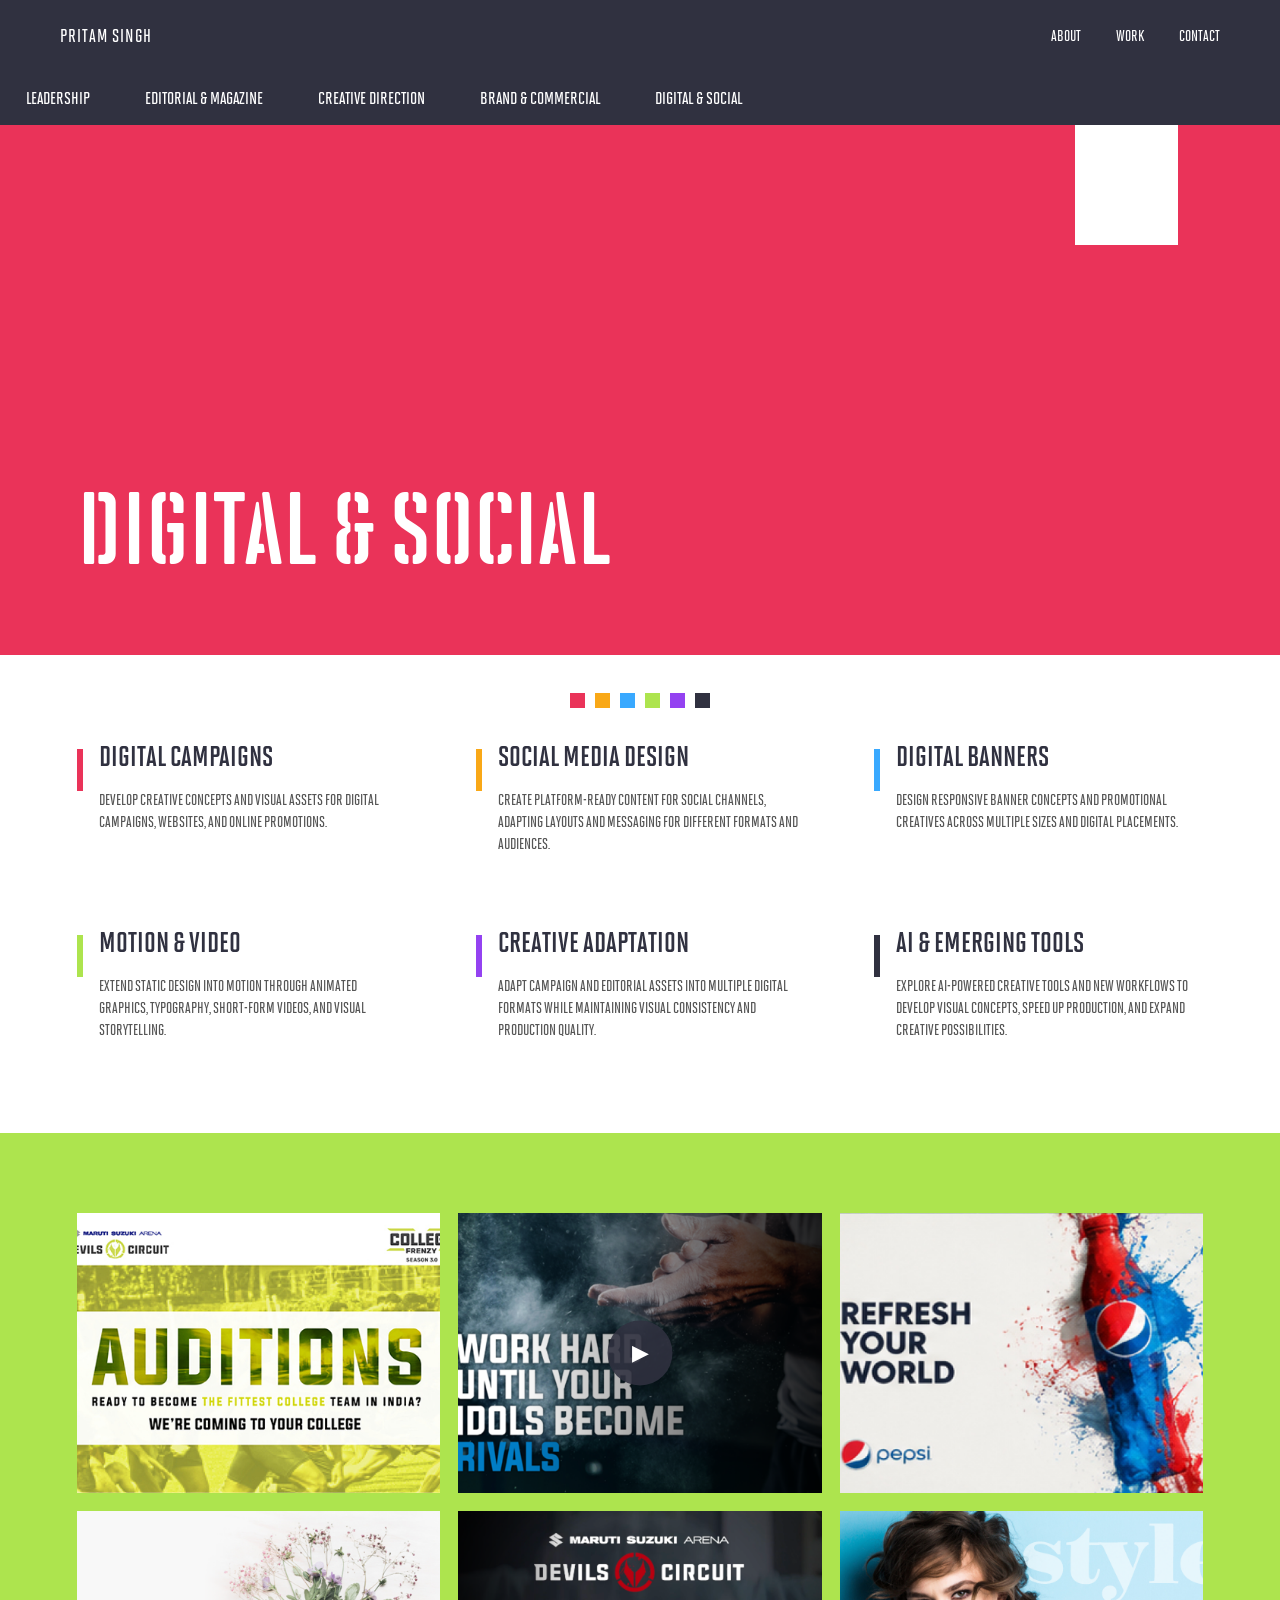
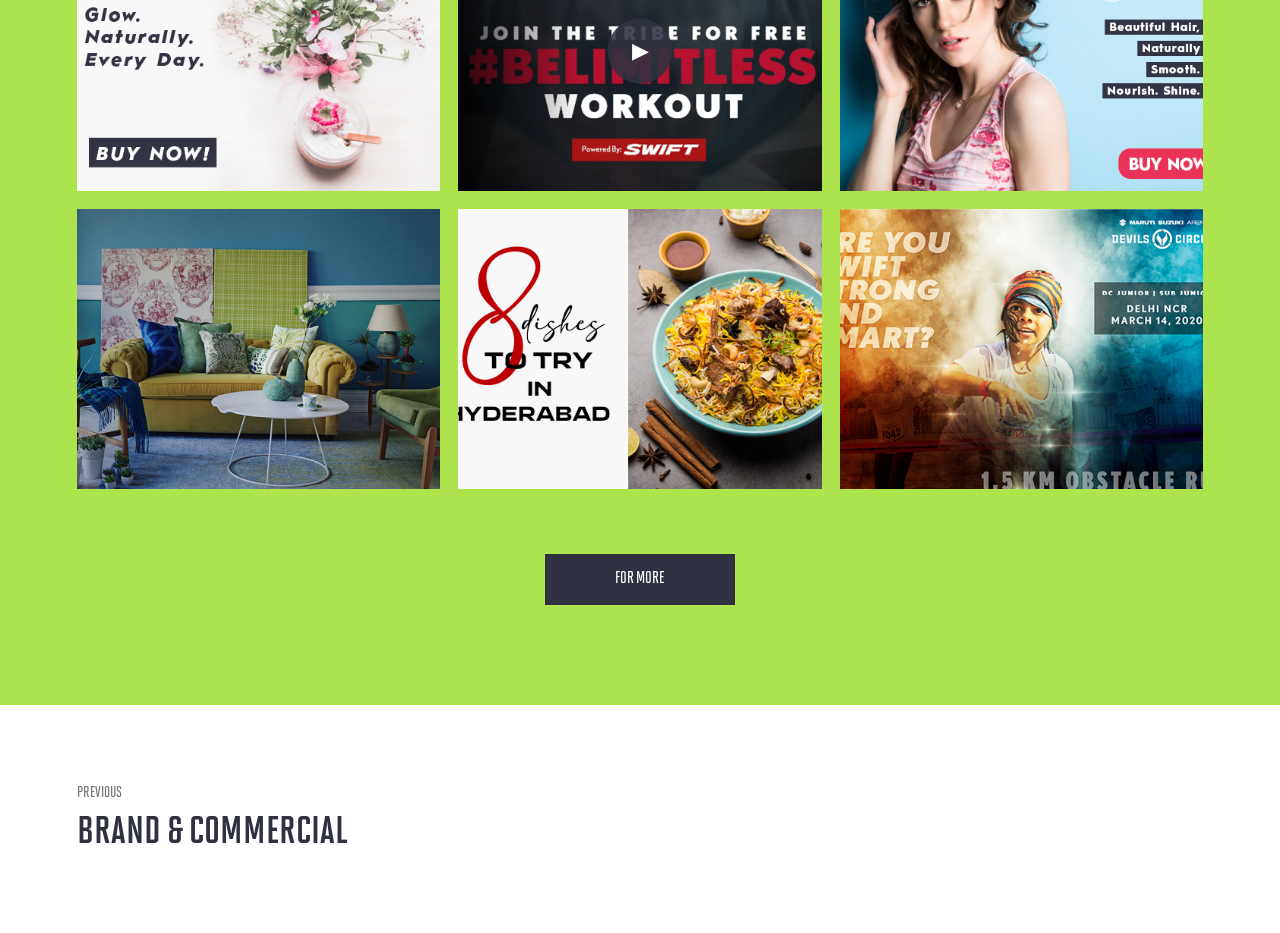
<file: digital.html>
<!DOCTYPE html>
<html lang="en">
<head>
    <meta charset="UTF-8">
    <meta name="viewport" content="width=device-width, initial-scale=1.0">

    <title>Digital & Social — Pritam Singh</title>

    <link rel="stylesheet" href="digital.css">
</head>

<body class="digital-page-body">

<!-- MAIN HEADER -->
<header class="digital-header">

    <div class="digital-logo">
        <a href="index.html">PRITAM SINGH</a>
    </div>

    <nav class="digital-main-nav">
        <a href="about.html">ABOUT</a>
        <a href="work.html">WORK</a>
        <a href="contact.html">CONTACT</a>
    </nav>

</header>


<!-- =========================================================
     WORK TABS
     ========================================================= -->

<nav class="work-tabs">

    <a href="leadership.html">
        LEADERSHIP
    </a>

    <a href="editorial.html">
    EDITORIAL &amp; MAGAZINE
</a>

    <a href="creative.html">
        CREATIVE DIRECTION
    </a>

    <a href="brand.html">
        BRAND &amp; COMMERCIAL
    </a>

    <a href="digital.html" class="active">
        DIGITAL &amp; SOCIAL
    </a>

</nav>


<!-- =========================================================
     HERO
     ========================================================= -->

<section class="digital-hero">

    <div class="digital-hero-title">
        DIGITAL &amp; SOCIAL
    </div>

</section>


<!-- =========================================================
     LOADING / COLOUR ANIMATION
     ========================================================= -->

<section class="digital-loading">

    <div class="digital-loading-track">

        <span class="loading-red"></span>
        <span class="loading-orange"></span>
        <span class="loading-blue"></span>
        <span class="loading-green"></span>
        <span class="loading-purple"></span>
        <span class="loading-grey"></span>

    </div>

</section>


<!-- =========================================================
     PROCESS
     ========================================================= -->

<section class="digital-process">

    <div class="digital-colour-blocks">

        <span class="red"></span>
        <span class="orange"></span>
        <span class="blue"></span>
        <span class="green"></span>
        <span class="purple"></span>
        <span class="grey"></span>

    </div>


    <div class="digital-process-grid">

        <div class="digital-process-item">

            <h2>DIGITAL CAMPAIGNS</h2>

            <p>
                DEVELOP CREATIVE CONCEPTS AND VISUAL ASSETS FOR DIGITAL CAMPAIGNS, WEBSITES, AND ONLINE PROMOTIONS.
            </p>

        </div>


        <div class="digital-process-item">

            <h2>SOCIAL MEDIA DESIGN</h2>

            <p>
                CREATE PLATFORM-READY CONTENT FOR SOCIAL CHANNELS, ADAPTING LAYOUTS AND MESSAGING FOR DIFFERENT FORMATS AND AUDIENCES.
            </p>

        </div>


        <div class="digital-process-item">

            <h2>DIGITAL BANNERS</h2>

            <p>
                DESIGN RESPONSIVE BANNER CONCEPTS AND PROMOTIONAL CREATIVES ACROSS MULTIPLE SIZES AND DIGITAL PLACEMENTS.
            </p>

        </div>


        <div class="digital-process-item">

            <h2>MOTION &amp; VIDEO</h2>

            <p>
                EXTEND STATIC DESIGN INTO MOTION THROUGH ANIMATED GRAPHICS, TYPOGRAPHY, SHORT-FORM VIDEOS, AND VISUAL STORYTELLING.
            </p>

        </div>


        <div class="digital-process-item">

            <h2>CREATIVE ADAPTATION</h2>

            <p>
                ADAPT CAMPAIGN AND EDITORIAL ASSETS INTO MULTIPLE DIGITAL FORMATS WHILE MAINTAINING VISUAL CONSISTENCY AND PRODUCTION QUALITY.
            </p>

        </div>


        <div class="digital-process-item">

            <h2>AI &amp; EMERGING TOOLS</h2>

            <p>
                EXPLORE AI-POWERED CREATIVE TOOLS AND NEW WORKFLOWS TO DEVELOP VISUAL CONCEPTS, SPEED UP PRODUCTION, AND EXPAND CREATIVE POSSIBILITIES.
            </p>

        </div>

    </div>

</section>


<!-- =========================================================
     DIGITAL GALLERY
     ========================================================= -->

<section class="digital-gallery">

    <div class="digital-gallery-grid">


        <!-- ROW 1 -->

        <div class="digital-gallery-item">
            <img src="images/digistrip1a.png" alt="">
        </div>


        <div class="digital-gallery-item digital-video-item">

            <img
                src="images/digistrip1b.png"
                class="digital-video-thumbnail"
                alt=""
            >

            <video
                class="digital-video"
                src="videos/Gym.mp4"
                controls
                playsinline
            ></video>

            <button
                class="digital-play-button"
                type="button"
                aria-label="Play Gym video"
            >
                ▶
            </button>

        </div>


        <div class="digital-gallery-item">
            <img src="images/digistrip1c.png" alt="">
        </div>


        <!-- ROW 2 -->

        <div class="digital-gallery-item">
            <img src="images/digistrip2a.png" alt="">
        </div>


        <div class="digital-gallery-item digital-video-item">

            <img
                src="images/digistrip2b.png"
                class="digital-video-thumbnail"
                alt=""
            >

            <video
                class="digital-video"
                src="videos/intro.mp4"
                controls
                playsinline
            ></video>

            <button
                class="digital-play-button"
                type="button"
                aria-label="Play intro video"
            >
                ▶
            </button>

        </div>


        <div class="digital-gallery-item">
            <img src="images/digistrip2c.png" alt="">
        </div>


        <!-- ROW 3 -->

        <div class="digital-gallery-item">
            <img src="images/digistrip3a.png" alt="">
        </div>


        <div class="digital-gallery-item">
            <img src="images/digistrip3b.png" alt="">
        </div>


        <div class="digital-gallery-item">
            <img src="images/digistrip3c.png" alt="">
        </div>

    </div>


    <!-- FOR MORE -->

    <div class="digital-more">

       <a href="https://drive.google.com/drive/folders/17F6zdbtpybqBjF-ZpPfJOAuqY_ybaOWZ?usp=sharing"
   target="_blank"
   rel="noopener noreferrer">
    FOR MORE
</a>

    </div>

</section>


<!-- =========================================================
     PREVIOUS
     ========================================================= -->

<section class="digital-navigation">

    <a href="brand.html" class="digital-previous">

        <span>
            PREVIOUS
        </span>

        <strong>
            BRAND &amp; COMMERCIAL
        </strong>

    </a>

</section>


<!-- =========================================================
     VIDEO SCRIPT
     ========================================================= -->

<script>

document.querySelectorAll(".digital-video-item").forEach(function(item) {

    const thumbnail = item.querySelector(".digital-video-thumbnail");
    const video = item.querySelector(".digital-video");
    const button = item.querySelector(".digital-play-button");

    button.addEventListener("click", function() {

        thumbnail.style.display = "none";
        button.style.display = "none";

        video.style.display = "block";

        video.play();

    });

});

</script>

</body>
</html>
</file>
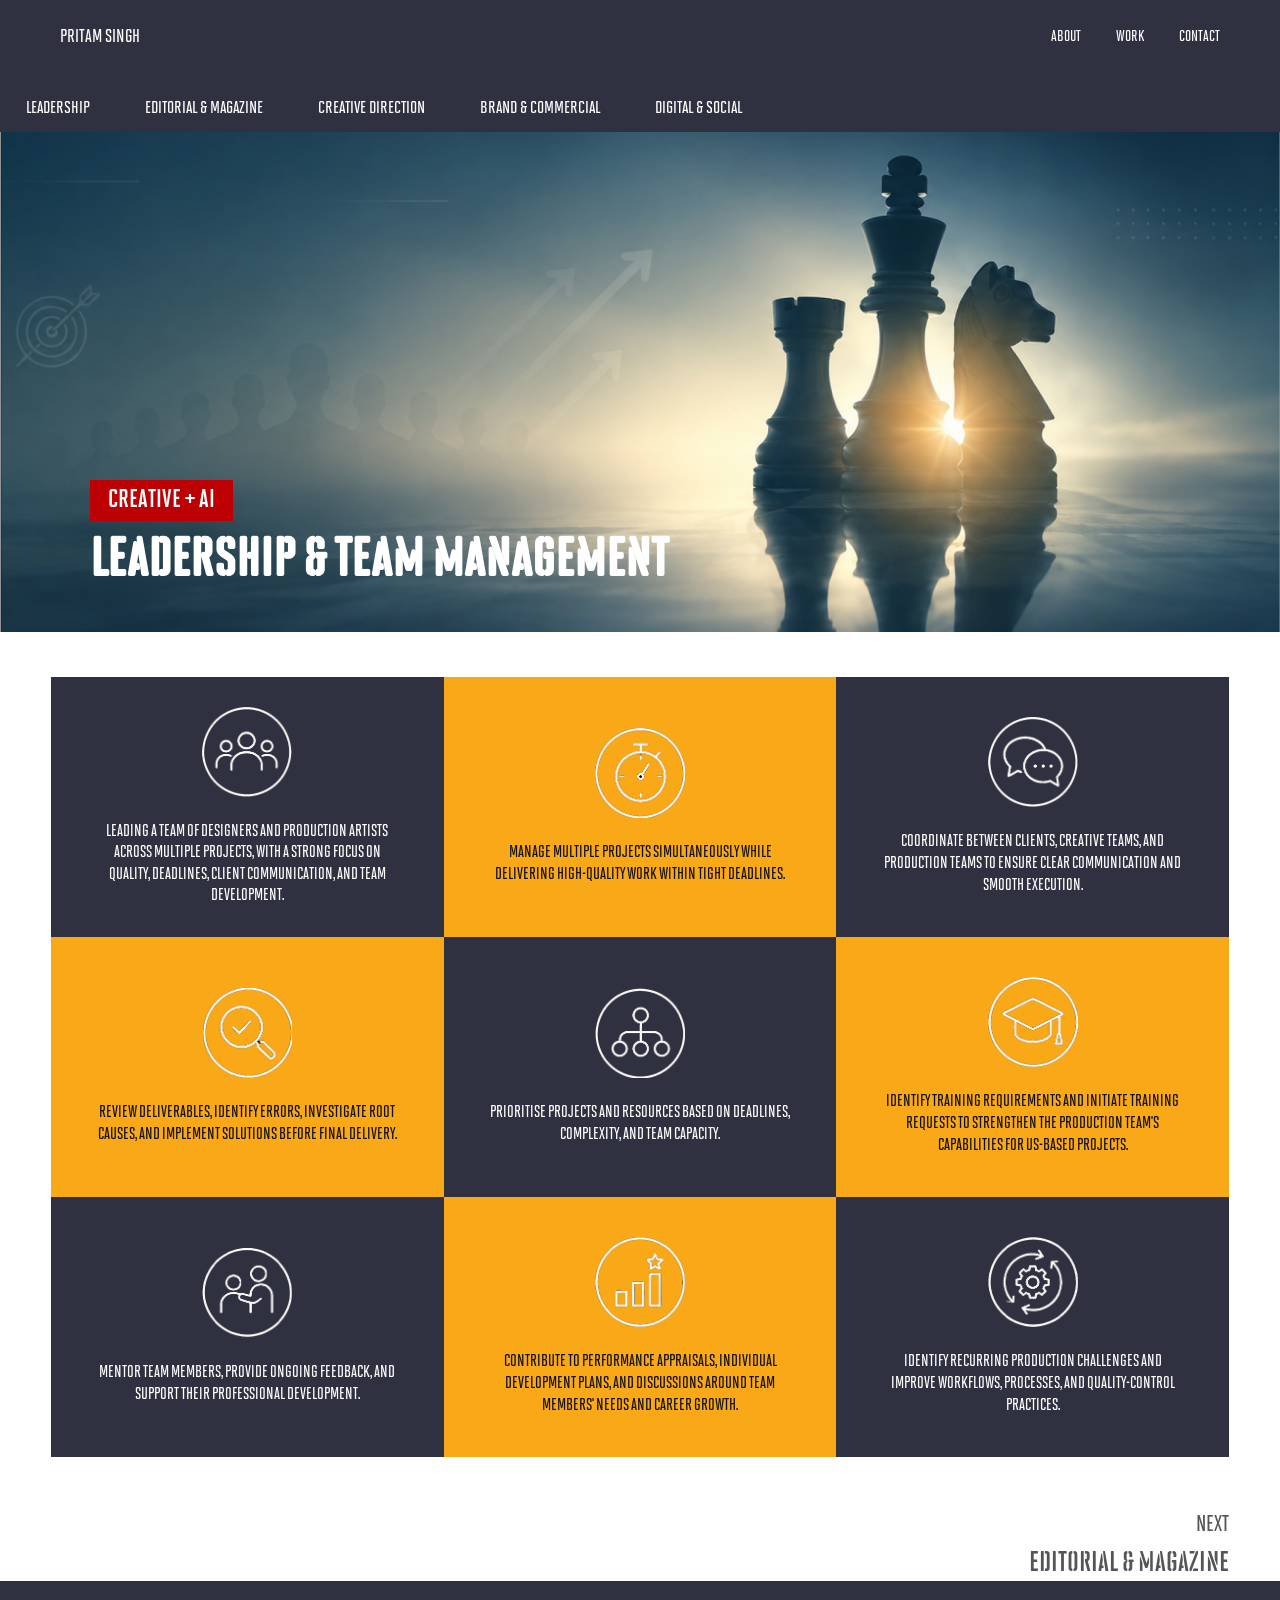
<file: leadership.html>
<!DOCTYPE html>
<html lang="en">

<head>
    <meta charset="UTF-8">
    <meta name="viewport" content="width=device-width, initial-scale=1.0">

    <title>Leadership — Pritam Singh</title>

    <link rel="stylesheet" href="style.css">
</head>

<body class="work-page-body">

   <!-- HEADER -->
<header>
    <div class="logo">
        <a href="index.html">PRITAM SINGH</a>
    </div>

    <nav>
        <a href="about.html">ABOUT</a>
        <a href="work.html">WORK</a>
        <a href="contact.html">CONTACT</a>
    </nav>
</header>


    <!-- LEADERSHIP PAGE -->

    <main class="leadership-page">


        <!-- WORK TABS -->

        <nav class="work-tabs">

            <a href="leadership.html">LEADERSHIP</a>

            <a href="editorial.html">EDITORIAL &amp; MAGAZINE</a>

            <a href="creative.html">CREATIVE DIRECTION</a>

            <a href="brand.html">BRAND &amp; COMMERCIAL</a>

            <a href="digital.html">DIGITAL &amp; SOCIAL</a>

        </nav>


        <!-- LEADERSHIP HERO -->

        <section class="leadership-hero">

            <div class="leadership-hero-image">

                <img src="images/leader1.jpg"
                     alt="Leadership and Team Management">

            </div>

            <div class="leadership-hero-content">

                <span>CREATIVE + AI</span>

                <h1>LEADERSHIP &amp; TEAM MANAGEMENT</h1>

            </div>

        </section>


        <!-- LEADERSHIP GRID -->

        <section class="leadership-grid">


            <!-- 01 -->

            <div class="leadership-card dark">

                <div class="leadership-icon">
                    <img src="images/Icon1.png" alt="">
                </div>

                <p>
                    LEADING A TEAM OF DESIGNERS AND PRODUCTION ARTISTS ACROSS MULTIPLE PROJECTS, WITH A STRONG FOCUS ON QUALITY, DEADLINES, CLIENT COMMUNICATION, AND TEAM DEVELOPMENT.
                </p>

            </div>


            <!-- 02 -->

            <div class="leadership-card orange">

                <div class="leadership-icon">
                    <img src="images/Icon2.png" alt="">
                </div>

                <p>
                    MANAGE MULTIPLE PROJECTS SIMULTANEOUSLY WHILE DELIVERING HIGH-QUALITY WORK WITHIN TIGHT DEADLINES.
                </p>

            </div>


            <!-- 03 -->

            <div class="leadership-card dark">

                <div class="leadership-icon">
                    <img src="images/Icon3.png" alt="">
                </div>

                <p>
                    COORDINATE BETWEEN CLIENTS, CREATIVE TEAMS, AND PRODUCTION TEAMS TO ENSURE CLEAR COMMUNICATION AND SMOOTH EXECUTION.
                </p>

            </div>


            <!-- 04 -->

            <div class="leadership-card orange">

                <div class="leadership-icon">
                    <img src="images/Icon4.png" alt="">
                </div>

                <p>
                    REVIEW DELIVERABLES, IDENTIFY ERRORS, INVESTIGATE ROOT CAUSES, AND IMPLEMENT SOLUTIONS BEFORE FINAL DELIVERY.
                </p>

            </div>


            <!-- 05 -->

            <div class="leadership-card dark">

                <div class="leadership-icon">
                    <img src="images/Icon5.png" alt="">
                </div>

                <p>
                    PRIORITISE PROJECTS AND RESOURCES BASED ON DEADLINES, COMPLEXITY, AND TEAM CAPACITY.
                </p>

            </div>


            <!-- 06 -->

            <div class="leadership-card orange">

                <div class="leadership-icon">
                    <img src="images/Icon6.png" alt="">
                </div>

                <p>
                    IDENTIFY TRAINING REQUIREMENTS AND INITIATE TRAINING REQUESTS TO STRENGTHEN THE PRODUCTION TEAM'S CAPABILITIES FOR US-BASED PROJECTS.
                </p>

            </div>


            <!-- 07 -->

            <div class="leadership-card dark">

                <div class="leadership-icon">
                    <img src="images/Icon7.png" alt="">
                </div>

                <p>
                    MENTOR TEAM MEMBERS, PROVIDE ONGOING FEEDBACK, AND SUPPORT THEIR PROFESSIONAL DEVELOPMENT.
                </p>

            </div>


            <!-- 08 -->

            <div class="leadership-card orange">

                <div class="leadership-icon">
                    <img src="images/Icon8.png" alt="">
                </div>

                <p>
                    CONTRIBUTE TO PERFORMANCE APPRAISALS, INDIVIDUAL DEVELOPMENT PLANS, AND DISCUSSIONS AROUND TEAM MEMBERS' NEEDS AND CAREER GROWTH.
                </p>

            </div>


            <!-- 09 -->

            <div class="leadership-card dark">

                <div class="leadership-icon">
                    <img src="images/Icon9.png" alt="">
                </div>

                <p>
                    IDENTIFY RECURRING PRODUCTION CHALLENGES AND IMPROVE WORKFLOWS, PROCESSES, AND QUALITY-CONTROL PRACTICES.
                </p>

            </div>


        </section>


        <!-- NEXT CATEGORY -->

        <section class="category-navigation">

            <a href="editorial.html" class="next-category">

                <span>NEXT</span>

                <strong>EDITORIAL &amp; MAGAZINE</strong>

            </a>

        </section>


    </main>

</body>

</html>
</file>
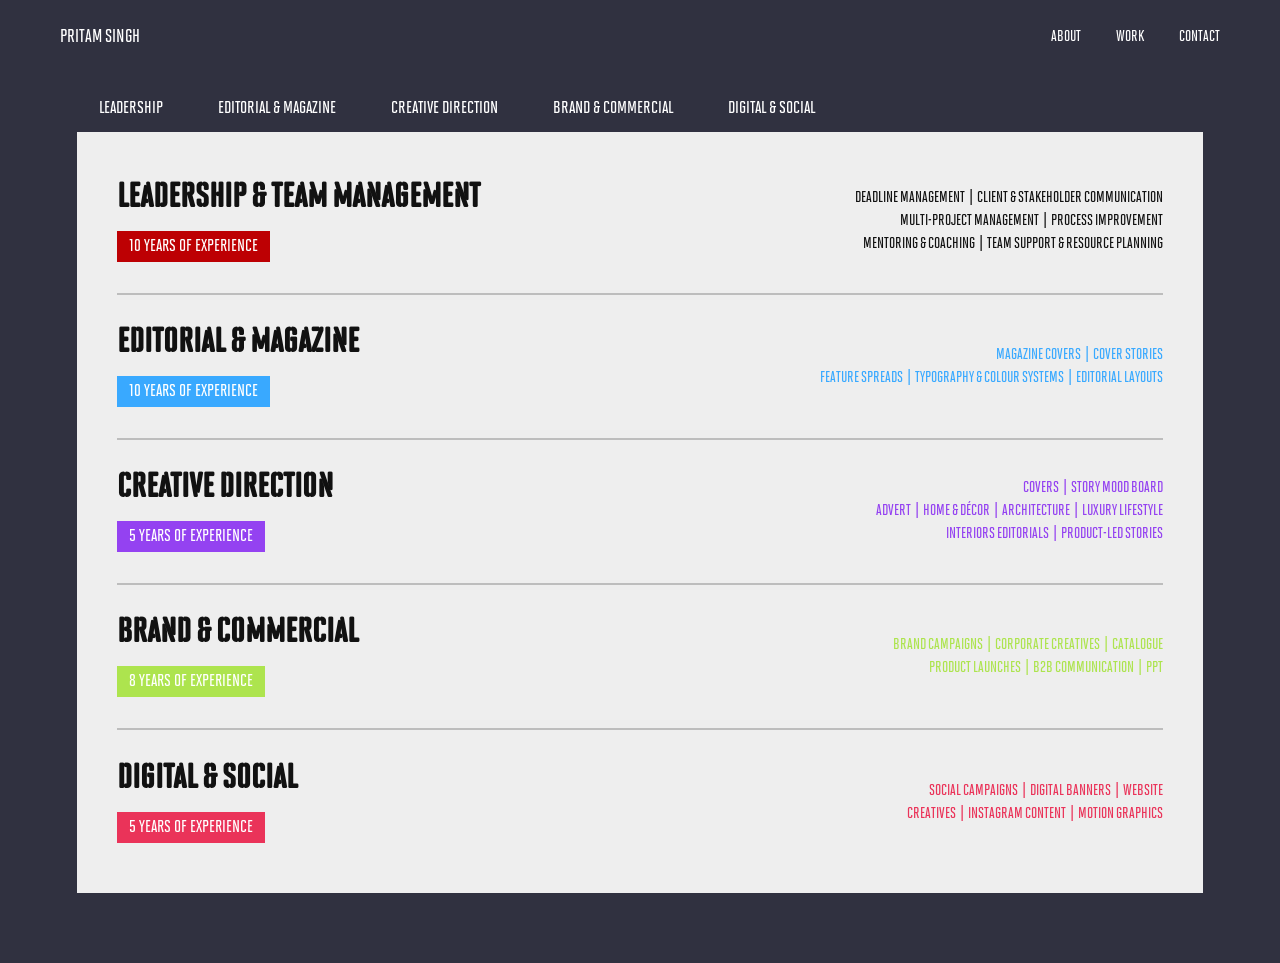
<file: work.html>
<!DOCTYPE html>
<html lang="en">
<head>
    <meta charset="UTF-8">
    <meta name="viewport" content="width=device-width, initial-scale=1.0">

    <title>Work — Pritam Singh</title>

    <link rel="stylesheet" href="style.css">
</head>

<body class="work-page-body">

    <!-- HEADER -->

    <header>

       <a href="index.html" class="logo">PRITAM SINGH</a>

        <nav>
            <a href="about.html">ABOUT</a>
            <a href="work.html">WORK</a>
            <a href="contact.html">CONTACT</a>
        </nav>

    </header>


    <!-- WORK PAGE -->

    <main class="work-page">


        <!-- WORK TABS -->

  <nav class="work-tabs">

    <a href="leadership.html">LEADERSHIP</a>

    <a href="editorial.html">EDITORIAL &amp; MAGAZINE</a>

    <a href="creative.html">CREATIVE DIRECTION</a>

    <a href="brand.html">BRAND &amp; COMMERCIAL</a>

    <a href="digital.html">DIGITAL &amp; SOCIAL</a>

</nav>



        <!-- WORK CONTENT -->

      <section class="work-content">

    <!-- LEADERSHIP -->
    <a href="leadership.html" class="work-row" id="leadership">
        <div class="work-row-left">
            <h2>LEADERSHIP &amp; TEAM MANAGEMENT</h2>
            <span class="work-experience red">
                10 YEARS OF EXPERIENCE
            </span>
        </div>

        <div class="work-row-right">
            DEADLINE MANAGEMENT &nbsp;|&nbsp; CLIENT &amp; STAKEHOLDER COMMUNICATION<br>
            MULTI-PROJECT MANAGEMENT &nbsp;|&nbsp; PROCESS IMPROVEMENT<br>
            MENTORING &amp; COACHING &nbsp;|&nbsp; TEAM SUPPORT &amp; RESOURCE PLANNING
        </div>
    </a>


    <!-- EDITORIAL & MAGAZINE -->
    <a href="editorial.html" class="work-row" id="editorial">
        <div class="work-row-left">
            <h2>EDITORIAL &amp; MAGAZINE</h2>
            <span class="work-experience blue">
                10 YEARS OF EXPERIENCE
            </span>
        </div>

        <div class="work-row-right blue-text">
            MAGAZINE COVERS &nbsp;|&nbsp; COVER STORIES<br>
            FEATURE SPREADS &nbsp;|&nbsp; TYPOGRAPHY &amp; COLOUR SYSTEMS &nbsp;|&nbsp; EDITORIAL LAYOUTS
        </div>
    </a>


    <!-- CREATIVE DIRECTION -->
    <a href="creative.html" class="work-row" id="creative">
        <div class="work-row-left">
            <h2>CREATIVE DIRECTION</h2>
            <span class="work-experience purple">
                5 YEARS OF EXPERIENCE
            </span>
        </div>

        <div class="work-row-right purple-text">
            COVERS &nbsp;|&nbsp; STORY MOOD BOARD<br>
            ADVERT &nbsp;|&nbsp; HOME &amp; DÉCOR &nbsp;|&nbsp; ARCHITECTURE &nbsp;|&nbsp; LUXURY LIFESTYLE<br>
            INTERIORS EDITORIALS &nbsp;|&nbsp; PRODUCT-LED STORIES
        </div>
    </a>


    <!-- BRAND & COMMERCIAL -->
    <a href="brand.html" class="work-row" id="brand">
        <div class="work-row-left">
            <h2>BRAND &amp; COMMERCIAL</h2>
            <span class="work-experience green">
                8 YEARS OF EXPERIENCE
            </span>
        </div>

        <div class="work-row-right green-text">
            BRAND CAMPAIGNS &nbsp;|&nbsp; CORPORATE CREATIVES &nbsp;|&nbsp; CATALOGUE<br>
            PRODUCT LAUNCHES &nbsp;|&nbsp; B2B COMMUNICATION &nbsp;|&nbsp; PPT
        </div>
    </a>


    <!-- DIGITAL & SOCIAL -->
    <a href="digital.html" class="work-row" id="digital">
        <div class="work-row-left">
            <h2>DIGITAL &amp; SOCIAL</h2>
            <span class="work-experience pink">
                5 YEARS OF EXPERIENCE
            </span>
        </div>

        <div class="work-row-right pink-text">
            SOCIAL CAMPAIGNS &nbsp;|&nbsp; DIGITAL BANNERS &nbsp;|&nbsp; WEBSITE<br>
            CREATIVES &nbsp;|&nbsp; INSTAGRAM CONTENT &nbsp;|&nbsp; MOTION GRAPHICS
        </div>
    </a>

</section>


    </main>


</body>
</html>
</file>
<file: about.css>
/* ========================================
   SOLANO GOTHIC FONTS
   ======================================== */

@font-face {
    font-family: "Solano Gothic Bold";
    src: url("fonts/SolanoGothicMVB-BdCap.otf") format("opentype");
    font-weight: 700;
    font-style: normal;
}

@font-face {
    font-family: "Solano Gothic Semibold";
    src: url("fonts/SolanoGothicMVB-SbCap.otf") format("opentype");
    font-weight: 600;
    font-style: normal;
}

@font-face {
    font-family: "Solano Gothic Stencil";
    src: url("fonts/SolanoGothicMVB-StencilCap.otf") format("opentype");
    font-weight: normal;
    font-style: normal;
}


/* ========================================
   RESET
   ======================================== */

* {
    margin: 0;
    padding: 0;
    box-sizing: border-box;
}

html {
    scroll-behavior: smooth;
}

body {
    font-family: "Solano Gothic Semibold", sans-serif;
    background: #ffffff;
    color: #111111;

    animation: portfolioPageIn 0.8s ease-out both;
}


/* ========================================
   PAGE LOAD
   ======================================== */

@keyframes portfolioPageIn {

    from {
        opacity: 0;
        transform: translateY(18px);
    }

    to {
        opacity: 1;
        transform: translateY(0);
    }

}


/* ========================================
   HEADER
   ======================================== */

header {
    height: 75px;
    padding: 0 60px;

    display: flex;
    align-items: center;
    justify-content: space-between;

    background: #303140;

    position: sticky;
    top: 0;
    z-index: 1000;
}


/* PRITAM SINGH */

.logo {
    color: #ffffff;
    text-decoration: none;

    font-family: "Solano Gothic Semibold", sans-serif;
    font-size: 18px;

    transition:
        color 0.3s ease,
        transform 0.3s ease;
}

.logo:hover {
    color: #f9a817;
    transform: scale(1.05);
}


/* NAVIGATION */

nav {
    display: flex;
    align-items: center;
    gap: 35px;
}

nav a {
    color: #ffffff;
    text-decoration: none;

    font-family: "Solano Gothic Semibold", sans-serif;
    font-size: 15px;

    transition:
        color 0.3s ease,
        transform 0.3s ease;
}

nav a:hover {
    color: #f9a817;
    transform: scale(1.10);
}


/* ACTIVE ABOUT */

nav a.active {
    color: #f9a817;
}


/* ========================================
   ABOUT HERO
   ======================================== */

.about-hero {
    width: 100%;
    overflow: hidden;
    line-height: 0;
}

.about-hero img {
    width: 100%;
    height: auto;

    display: block;

    object-fit: cover;
}


/* ========================================
   DESIGN / LEADERSHIP / INNOVATION
   ======================================== */

.about-journey {
    width: 100%;

    background: #ffffff;

    display: grid;
    grid-template-columns: repeat(3, 1fr);

    align-items: center;

    padding: 28px 8% 30px;

    border-top: 1px solid #ea3359;
}


.journey-item {
    text-align: left;
}

.journey-item:nth-child(2) {
    text-align: left;
}

.journey-item:nth-child(3) {
    text-align: left;
}


/* MAIN WORDS */

.journey-item h2 {
    margin: 0;

    font-family: Georgia, "Times New Roman", serif;

    font-size: clamp(38px, 3.2vw, 58px);

    font-weight: 700;

    line-height: 0.95;

    color: #111111;
}


/* SUBTEXT */

.journey-item p {
    margin-top: 8px;

    font-family: "Solano Gothic Semibold", sans-serif;

    font-size: clamp(15px, 1.25vw, 22px);

    line-height: 1;

    color: #111111;
}


/* ========================================
   BOTTOM IMAGE / STORY
   ======================================== */

.about-story {
    position: relative;

    width: 100%;

    overflow: hidden;

    line-height: 0;
}


.about-bottom-image {
    width: 100%;
    height: auto;

    display: block;

    object-fit: cover;
}


/* ========================================
   STORY TEXT OVER IMAGE
   ======================================== */

.about-story-text {
    position: absolute;

    top: 7%;
    left: 8%;

    width: 84%;
    max-width: none;

    color: #ffffff;

    line-height: 1.35;

    display: grid;
    grid-template-columns: 1fr 1fr;
    column-gap: 8%;
    align-items: start;
}

.about-story-text p {
    margin-bottom: 24px;

    font-family: "Solano Gothic Semibold", sans-serif;

    font-size: clamp(15px, 1.15vw, 21px);

    line-height: 1.4;

    color: #ffffff;
}

.about-story-text p:nth-child(1),
.about-story-text p:nth-child(2) {
    grid-column: 1;
}

.about-story-text p:nth-child(3) {
    grid-column: 2;
    grid-row: 1 / span 2;
}


.about-story-text p {
    margin-bottom: 24px;

    font-family: "Solano Gothic Semibold", sans-serif;

    font-size: clamp(15px, 1.15vw, 21px);

    line-height: 1.4;

    color: #ffffff;
}


/* ========================================
   SOCIAL / CONTACT ICONS
   ======================================== */

.about-social {
    position: absolute;

    right: 5%;
    bottom: 4%;

    display: flex;
    align-items: center;

    gap: 10px;

    z-index: 10;
}


.social-icon {
    width: 48px;
    height: 48px;

    border-radius: 50%;

    background: rgba(255, 255, 255, 0.90);

    color: #303140;

    display: flex;
    align-items: center;
    justify-content: center;

    text-decoration: none;

    font-family: Arial, sans-serif;

    font-size: 23px;
    font-weight: 700;

    transition:
        transform 0.3s ease,
        background 0.3s ease,
        color 0.3s ease;
}


.social-icon span {
    line-height: 1;
}


.social-icon:hover {
    transform: scale(1.15);

    background: #f9a817;

    color: #ffffff;
}


/* LinkedIn */

.social-icon:nth-child(3) {
    font-size: 18px;
    font-family: Arial, sans-serif;
}


/* ========================================
   MOBILE
   ======================================== */

@media (max-width: 800px) {

    header {
        height: 65px;
        padding: 0 20px;
    }

    .logo {
        font-size: 15px;
    }

    nav {
        gap: 18px;
    }

    nav a {
        font-size: 12px;
    }


    /* JOURNEY */

    .about-journey {
        grid-template-columns: 1fr;

        gap: 25px;

        padding: 35px 25px;
    }

    .journey-item,
    .journey-item:nth-child(2),
    .journey-item:nth-child(3) {
        text-align: left;
    }


    /* STORY */

    .about-story {
        background: #303140;
    }

    .about-bottom-image {
        min-height: 650px;

        object-fit: cover;
    }

    .about-story-text {
        top: 8%;
        left: 25px;

        width: calc(100% - 50px);
        max-width: none;
    }

    .about-story-text p {
        font-size: 15px;
        line-height: 1.4;

        margin-bottom: 20px;
    }


    /* ICONS */

    .about-social {
        right: 20px;
        bottom: 20px;

        gap: 7px;
    }

    .social-icon {
        width: 40px;
        height: 40px;

        font-size: 19px;
    }

}
.instagram-svg {
    width: 28px;
    height: 28px;
    display: block;
}
/* SOCIAL ICON HOVER COLORS */

.about-social .social-icon:nth-child(1):hover {
    color: #ade44e;
}

.about-social .social-icon:nth-child(2):hover {
    color: #ff3b30;
}

.about-social .social-icon:nth-child(3):hover {
    color: #39a9ff;
}

.about-social .social-icon:nth-child(4):hover {
    color: #ade44e;
}

.about-social .social-icon:nth-child(5):hover {
    color: #39a9ff;
}
/* DESIGN / LEADERSHIP / INNOVATION HOVER */

.journey-item h2,
.journey-item p {
    transition: color 0.35s ease, transform 0.35s ease;
}

/* DESIGN */
.journey-item:nth-child(1):hover h2,
.journey-item:nth-child(1):hover p {
    color: #9443f1;
    transform: scale(1.08);
}

/* LEADERSHIP */
.journey-item:nth-child(2):hover h2,
.journey-item:nth-child(2):hover p {
    color: #ade44e;
    transform: scale(1.08);
}

/* INNOVATION */
.journey-item:nth-child(3):hover h2,
.journey-item:nth-child(3):hover p {
    color: #ea3359;
    transform: scale(1.08);
}
</file>
<file: style.css>
@font-face {
    font-family: "Solano Gothic Bold";
    src: url("fonts/SolanoGothicMVB-BdCap.otf") format("opentype");
    font-weight: 700;
    font-style: normal;
}

@font-face {
    font-family: "Solano Gothic Semibold";
    src: url("fonts/SolanoGothicMVB-SbCap.otf") format("opentype");
    font-weight: 600;
    font-style: normal;
}

@font-face {
    font-family: "Solano Gothic Stencil";
    src: url("fonts/SolanoGothicMVB-StencilCap.otf") format("opentype");
    font-weight: normal;
    font-style: normal;
}
html,
body {
    font-family: "Solano Gothic Semibold", sans-serif;
}
* {
    margin: 0;
    padding: 0;
    box-sizing: border-box;
}

html {
    scroll-behavior: smooth;
}

body {
    font-family: "Solano Gothic Semibold";
    background: #303140;
    color: #ffffff;
}


/* ========================================
   HEADER
======================================== */

header {
    height: 75px;
    padding: 0 60px;

    display: flex;
    align-items: center;
    justify-content: space-between;

    background: #303140;

    position: sticky;
    top: 0;
    z-index: 1000;
}

.logo {
    font-size: 18px;
    font-weight: 700;
    color: #ffffff;
    text-decoration: none;
}
nav {
    display: flex;
    gap: 35px;
}

nav a {
    color: #ffffff;
    text-decoration: none;
    font-size: 15px;
}

nav a:hover {
    color: #f9a817;
}


/* HERO */

.hero {
    width: 100%;
    background: #ffffff;
    color: #111111;
    overflow: hidden;
}

.hero-canvas {
    position: relative;
    width: 100%;
    aspect-ratio: 16 / 9;
    overflow: hidden;
}
.hero {
    height: calc(100vh - 70px);
}

.hero-canvas {
    height: 100%;
    aspect-ratio: auto;
}

/* ALL HERO IMAGES */

.floating-image {
    position: absolute;
    opacity: 0;

    --mouse-x: 0px;
    --mouse-y: 0px;

    animation:
        heroEntrance 1.2s cubic-bezier(.22, .61, .36, 1) forwards,
        heroFloat 8s ease-in-out 1.2s infinite;

    will-change: transform, scale;
    z-index: 5;

    transition: scale 0.45s ease;
}

.floating-image img {
    display: block;
    width: 100%;
    height: auto;
}


/* HOVER ZOOM */

.floating-image:hover {
    scale: 1.18;
    z-index: 50;
}


/* ================================================= */
/* TOP ROW */
/* ================================================= */


/* 1 — TOP LEFT */
/* ================================================= */
/* HERO IMAGE POSITIONS — 1920 × 1080 MASTER */
/* ================================================= */

.image-1 {
    width: 6%;
    top: 0%;
    left: 1%;
}

.image-2 {
    width: 14%;
    top: 7%;
    left: 14%;
}

.image-3 {
    width: 7%;
    top: 3%;
    left: 31%;
}

.image-4 {
    width: 9%;
    top: calc(8% + 110px);
    left: 40%;
}

.image-5 {
    width: 6%;
    top: 2.5%;
    left: 51%;
}

.image-6 {
    width: 6%;
    top: 22%;
    left: 60%;
}

.image-7 {
    width: 28%;
    top: 4%;
    right: 5%;
}

.image-8 {
    width: 6.5%;
    top: 28%;
    right: 13%;
}


/* MIDDLE LEFT */

.image-9 {
    width: 12%;
    top: 40%;
    left: -1%;
}


/* BOTTOM LEFT → RIGHT */

.image-10 {
    width: 9%;
    bottom: 8%;
    left: 5%;
}

.image-11 {
    width: 7%;
    bottom: 22%;
    left: 20%;
}

.image-12 {
    width: 11%;
    bottom: 22%;
    left: 38%;
}

.image-13 {
    width: 8%;
    bottom: 2%;
    left: 29%;
}

.image-14 {
    width: 7%;
    bottom: 18%;
    left: 55%;
}

.image-15 {
    width: 12%;
    bottom: 4%;
    left: 45%;
}

.image-16 {
    width: 14%;
    bottom: 23%;
    left: 68%;
}

.image-17 {
    width: 15%;
    bottom: 7%;
    left: 65%;
}


/* FAR RIGHT */

.image-18 {
    width: 7%;
    bottom: 30%;
    right: 4%;
}

.image-19 {
    width: 7%;
    bottom: 7%;
    right: 8%;
}


/* ================================================= */
/* ENTRANCE ANIMATION */
/* ================================================= */

@keyframes heroEntrance {

    0% {
        opacity: 0;

        transform:
            translate(
                var(--start-x),
                var(--start-y)
            )
            scale(.92);
    }

    100% {
        opacity: 1;

        transform:
            translate(
                var(--mouse-x),
                var(--mouse-y)
            )
            scale(1);
    }
}


/* ================================================= */
/* CONTINUOUS MOVEMENT */
/* ================================================= */

@keyframes heroFloat {

    0% {
        transform:
            translate(
                var(--mouse-x),
                var(--mouse-y)
            )
            translate(0, 0);
    }

    25% {
        transform:
            translate(
                var(--mouse-x),
                var(--mouse-y)
            )
            translate(7px, -9px);
    }

    50% {
        transform:
            translate(
                var(--mouse-x),
                var(--mouse-y)
            )
            translate(-6px, 7px);
    }

    75% {
        transform:
            translate(
                var(--mouse-x),
                var(--mouse-y)
            )
            translate(5px, 4px);
    }

    100% {
        transform:
            translate(
                var(--mouse-x),
                var(--mouse-y)
            )
            translate(0, 0);
    }
}


/* ================================================= */
/* CENTRAL TEXT */
/* ================================================= */

.hero-text {
    position: absolute;

    left: 50%;
    top: 50%;

    transform: translate(-50%, -50%);

    width: 100%;
    padding: 0 20px;

    text-align: center;

    z-index: 20;
    pointer-events: none;
}

.hero-text h1 {
    font-size: clamp(55px, 7.5vw, 145px);
    line-height: .9;

    font-weight: 700;

    letter-spacing: -4px;

    white-space: nowrap;
}

.hero-text h2 {
    margin-top: 22px;

    font-size: clamp(13px, 1.2vw, 22px);

    font-weight: 700;

    letter-spacing: .3px;
}


/* CENTRAL HERO TEXT */

.hero-text {
    position: absolute;

    left: 50%;
    top: 50%;

    transform: translate(-50%, -50%);

    width: 100%;
    padding: 0 30px;

    text-align: center;

    z-index: 20;
    pointer-events: none;
}

.hero-text h1 {
    font-size: clamp(55px, 7vw, 115px);

    line-height: .9;

    font-weight: 700;

    letter-spacing: -4px;

    white-space: nowrap;
}

.hero-text h2 {
    margin-top: 22px;

    font-size: 16px;

    font-weight: 700;

    letter-spacing: .3px;
}


/* CENTRAL HERO TEXT */

.hero-text {
    position: absolute;
    left: 50%;
    top: 50%;
    transform: translate(-50%, -50%);

    width: 100%;
    padding: 0 40px;

    text-align: center;

    z-index: 20;
    pointer-events: none;
}

.hero-text h1 {
    font-size: clamp(60px, 7.2vw, 118px);
    line-height: 0.9;
    font-weight: 700;
    letter-spacing: -4px;
    white-space: nowrap;
}

.hero-text h2 {
    margin-top: 22px;

    font-size: 16px;
    font-weight: 700;
    letter-spacing: 0.3px;
}

.hero-text {
    position: absolute;

    left: 50%;
    top: 50%;

    transform: translate(-50%, -50%);

    width: 80%;

    text-align: center;

    z-index: 20;

    pointer-events: none;
}

.hero-text h1 {
    font-size: clamp(55px, 9vw, 145px);
    line-height: 0.9;
    font-weight: 700;
    letter-spacing: -3px;
}

.hero-text h2 {
    margin-top: 20px;

    font-size: 17px;
    font-weight: 700;
    letter-spacing: 0.5px;
}


/* ========================================
   EXPERIENCE
======================================== */

/* ========================================
   EXPERIENCE
======================================== */

.experience {
    padding: 55px 7.2% 70px;
    background: #303030;
    color: #ffffff;
}

.experience > h2 {
    margin: 0 0 45px;
    font-family: "Solano Gothic Stencil";
    font-size: clamp(55px, 4.2vw, 82px);
    line-height: .95;
    letter-spacing: 0;
}

.experience-grid {
    display: grid;
    grid-template-columns: repeat(4, 1fr);
    gap: 7%;
}

.experience-grid > div {
    min-height: 170px;
    display: flex;
    flex-direction: column;
    justify-content: flex-start;
}

.experience-grid strong {
    color: #f9a817;
    font-family: "Solano Gothic Bold";
    font-size: clamp(42px, 3.8vw, 72px);
    line-height: .9;
    margin-bottom: 10px;
}

.experience-grid span {
    font-family: "Solano Gothic Semibold";
    font-size: clamp(18px, 1.45vw, 28px);
    line-height: 1.15;
}
.experience-grid > div {
    transition: transform 0.45s cubic-bezier(.22, .61, .36, 1);
    transform-origin: center center;
}

.experience-grid > div:hover {
    transform: scale(1.08);
    position: relative;
    z-index: 5;
}

.experience-grid > div:nth-child(1):hover strong {
    color: #2f80ed;
}

.experience-grid > div:nth-child(2):hover strong {
    color: #27ae60;
}

.experience-grid > div:nth-child(3):hover strong {
    color: #e84393;
}

.experience-grid > div:nth-child(4):hover strong {
    color: #8e44ad;
}

.experience-grid strong {
    transition: color 0.45s ease;
}
.experience-images {
    margin-top: 55px;
    display: flex;
    flex-direction: row;
    gap: 24px;
    align-items: flex-start;
}

.experience-images img {
    width: calc((100% - 120px) / 6);
    height: auto;
    display: block;
    flex: 0 0 calc((100% - 120px) / 6);
    transition: transform 0.45s ease;
}

.experience-images img:hover {
    transform: scale(1.12);
}
/* ========================================
   HD SHOWREEL
======================================== */

.showreel {
    background: #303140;
    padding: 70px 60px;
}

.showreel-video {
    width: 100%;
}

.showreel-video video {
    width: 100%;
    height: auto;
    display: block;
}


/* ========================================
   HIGHLIGHTS
======================================== */

.highlights {
    padding: 100px 60px;

    background: #e8e8e8;
    color: #111111;
}

.highlights > h2 {
    margin-bottom: 60px;

    font-size: 60px;
}

.highlights-grid {
    display: grid;
    grid-template-columns: repeat(4, 1fr);
    gap: 30px;
}

.highlight-item {
    min-height: 220px;

    padding: 30px;

    display: flex;
    align-items: flex-end;

    background: #f9a817;

    color: #111111;
    text-decoration: none;

    transition:
        transform 0.35s ease,
        background 0.35s ease;
}

.highlight-item:hover {
    transform: scale(1.035);
    background: #ffffff;
}

.highlight-item span {
    font-size: 24px;
    font-weight: 700;
}


/* ========================================
   CONTACT
======================================== */

.final-contact {
    background: #262633;
    color: #ffffff;
    padding: 45px 6% 35px;
    min-height: 0px;
}

.final-contact-content {
    width: 100%;
    max-width: 1600px;
    margin: 0 auto;
    text-align: left;
}

.final-contact-title {
    display: flex;
    align-items: center;
    justify-content: flex-start;
    gap: 55px;
    margin-bottom: 25px;
}

.final-contact-title h2 {
    margin: 0;
    font-family: "Solano Gothic Stencil";
    font-size: clamp(55px, 5vw, 95px);
    line-height: .95;
    text-align: left;
}

.final-contact-message {
    display: inline-block;
    background: #c8c8ca;
    color: #262633;
    padding: 14px 32px;
    font-family: "Solano Gothic Semibold";
    font-size: clamp(18px, 1.5vw, 28px);
    line-height: 1.1;
    text-align: left;
    margin-bottom: 25px;
}

.final-contact-details {
    display: flex;
    justify-content: flex-start;
    align-items: center;
    gap: 18px;
    font-family: "Solano Gothic Semibold";
    font-size: clamp(18px, 1.5vw, 28px);
    text-align: left;
}

/* LOADING SQUARES */

.loading-squares {
    display: flex;
    align-items: center;
    gap: 14px;
}

.loading-squares span {
    display: block;
    width: 28px;
    height: 28px;
    opacity: 0.25;
    animation: loadingPulse 1.8s infinite ease-in-out;
}

.loading-squares span:nth-child(1) {
    background: #4398e8;
    animation-delay: 0s;
}

.loading-squares span:nth-child(2) {
    background: #a8e63d;
    animation-delay: 0.2s;
}

.loading-squares span:nth-child(3) {
    background: #ed3b63;
    animation-delay: 0.4s;
}

.loading-squares span:nth-child(4) {
    background: #f9a817;
    animation-delay: 0.6s;
}

.loading-squares span:nth-child(5) {
    background: #bdbdbf;
    animation-delay: 0.8s;
}

.loading-squares span:nth-child(6) {
    background: #ffffff;
    animation-delay: 1s;
}

@keyframes loadingPulse {
    0%,
    100% {
        opacity: 0.25;
        transform: scale(1);
    }

    50% {
        opacity: 1;
        transform: scale(1.15);
    }
}


/* ========================================
   MOBILE
======================================== */

@media (max-width: 700px) {

    header {
        height: 80px;
        padding: 0 25px;
    }

    nav {
        gap: 18px;
    }

    .hero-canvas {
        height: 600px;
    }

    .hero {
        min-height: 600px;
    }

    .floating-image {
        width: 120px !important;
    }

    .hero-text {
        width: 90%;
    }

    .hero-text h1 {
        font-size: 48px;
    }

    .hero-text h2 {
        font-size: 13px;
    }

    .experience,
    .showreel,
    .highlights,
    .contact {
        padding: 60px 25px;
    }

    .experience-grid,
    .highlights-grid {
        grid-template-columns: 1fr 1fr;
        gap: 25px;
    }

    .experience > h2,
    .highlights > h2 {
        font-size: 42px;
    }

    .contact h2 {
        font-size: 45px;
    }
}
/* =========================
   SECTION 3 — HIGHLIGHTS
   ========================= */

.highlights {
    display: grid;
    grid-template-columns: repeat(20, 1fr);
    grid-template-rows: 390px 280px;
    gap: 16px;
    padding: 35px 6% 8px;
    background: #eeeeee;
}

/* LEFT COLUMN */

.highlights-intro {
    grid-column: 1 / 6;
    grid-row: 1;
    position: relative;
    height: 390px;
}

.highlights-intro h2 {
    position: absolute;
    top: 0;
    left: 0;
    margin: 0;
    font-family: "Solano Gothic Stencil";
    font-weight: normal;
    font-size: clamp(55px, 4.2vw, 82px);
    line-height: .95;
}

.highlights-text {
    position: absolute;
    left: 0;
    bottom: 0;
    width: 100%;
    margin: 0;
    background: #f9a817;
    padding: 32px 38px;
    font-family: "Solano Gothic Semibold";
    font-size: clamp(17px, 1.15vw, 22px);
    line-height: 1.28;
    color: #111111;
}


/* BRANDS */

.highlights-brands {
    grid-column: 6 / 14;
    grid-row: 1;
    height: 390px;
    overflow: hidden;
    margin: 0;
    padding: 0;
    align-self: start;
}

.highlights-brands img {
    display: block;
    width: 100%;
    height: 100%;
    object-fit: contain;
    object-position: center center;
    margin: 0;
    transform: none;
}


/* ADVERT */

.highlight-advert {
    grid-column: 14 / 21;
    grid-row: 1;
    height: 390px;
    overflow: hidden;
    margin: 0;
    padding: 0;
    align-self: end;
}

.highlight-advert img {
    display: block;
    width: 100%;
    height: 100%;
    object-fit: contain;
    object-position: center bottom;
    margin: 0;
}


/* BOTTOM ROW */

.highlight-digital {
    grid-column: 1 / 8;
    grid-row: 2;
}

.highlight-creative {
    grid-column: 8 / 14;
    grid-row: 2;
}

.highlight-brochure {
    grid-column: 14 / 21;
    grid-row: 2;
}
/* Align Highlight1.jpg with Orange Box and Advert */

.highlights-brands {
    height: 390px;
    align-self: end;
    overflow: hidden;
}

.highlights-brands img {
    display: block;
    width: 100%;
    height: 100%;
    object-fit: contain;
    object-position: center bottom;
    margin: 0;
}
/* ADVERT label on Highlight4 */

.highlight-advert {
    position: relative;
}

.highlight-advert::after {
    content: "ADVERT";
    position: absolute;
    left: 28px;
    bottom: 12px;
    color: #ffffff;
    font-family: "Solano Gothic semibold";
    font-size: clamp(40px, 4vw, 72px);
    line-height: 1;
    letter-spacing: 1px;
    z-index: 5;
}
/* BOTTOM ROW — ALL THREE EXACTLY SAME SIZE */

.highlight-digital,
.highlight-creative,
.highlight-brochure {
    grid-row: 2;
    height: 250px;
    overflow: hidden;
    margin: 0;
    padding: 0;
}

.highlight-digital {
    grid-column: 1 / 8;
}

.highlight-creative {
    grid-column: 8 / 15;
}

.highlight-brochure {
    grid-column: 15 / 21;
}

.highlight-digital img,
.highlight-creative img,
.highlight-brochure img {
    display: block;
    width: 100%;
    height: 100%;
    object-fit: cover;
    object-position: center center;
    margin: 0;
}
/* Bottom row labels */

.highlight-digital,
.highlight-creative,
.highlight-brochure {
    position: relative;
}

.highlight-digital::after {
    content: "DIGITAL / SOCIAL MEDIA";
}

.highlight-creative::after {
    content: "CREATIVE DIRECTION";
}

.highlight-brochure::after {
    content: "BROCHURE / CATALOGUE";
}

.highlight-digital::after,
.highlight-creative::after,
.highlight-brochure::after {
    position: absolute;
    left: 18px;
    bottom: 4px;
    color: #ffffff;
    font-family: "Solano Gothic semibold";
    font-size: clamp(32px, 3.2vw, 60px);
    line-height: 1;
    letter-spacing: 1px;
    z-index: 5;
}
/* =========================
   SECTION 3 — HOVER EFFECT
   ========================= */

.highlights-intro,
.highlights-brands,
.highlight-advert,
.highlight-digital,
.highlight-creative,
.highlight-brochure {
    transition: transform 0.4s ease;
    position: relative;
    z-index: 1;
}

.highlights-intro:hover,
.highlights-brands:hover,
.highlight-advert:hover,
.highlight-digital:hover,
.highlight-creative:hover,
.highlight-brochure:hover {
    transform: scale(1.04);
    z-index: 10;
}
/* SECTION 3 — COLOR OVERLAY ON HOVER */

.highlights-intro,
.highlights-brands,
.highlight-advert,
.highlight-digital,
.highlight-creative,
.highlight-brochure {
    position: relative;
    overflow: hidden;
}

/* Color overlay */
.highlights-intro::before,
.highlights-brands::before,
.highlight-advert::before,
.highlight-digital::before,
.highlight-creative::before,
.highlight-brochure::before {
    content: "";
    position: absolute;
    inset: 0;
    opacity: 0;
    transition: opacity 0.4s ease;
    z-index: 2;
    pointer-events: none;
}

/* Six colors */

.highlights-intro::before {
    background: rgba(47, 128, 237, 0.55);
}

.highlights-brands::before {
    background: rgba(142, 68, 173, 0.55);
}

.highlight-advert::before {
    background: rgba(249, 168, 23, 0.55);
}

.highlight-digital::before {
    background: rgba(232, 67, 147, 0.55);
}

.highlight-creative::before {
    background: rgba(231, 76, 60, 0.55);
}

.highlight-brochure::before {
    background: rgba(39, 174, 96, 0.55);
}

/* Show color when mouse comes over */

.highlights-intro:hover::before,
.highlights-brands:hover::before,
.highlight-advert:hover::before,
.highlight-digital:hover::before,
.highlight-creative:hover::before,
.highlight-brochure:hover::before {
    opacity: 45;
}
/* =========================
   SECTION 4 — VIDEO
   ========================= */

.video-section {
    background: #4398e8;
    padding: 70px 6%;
    display: flex;
    justify-content: center;
    align-items: center;
}

.video-wrapper {
    position: relative;
    width: 100%;
    max-width: 1440px;
    overflow: hidden;
}

.video-thumbnail {
    display: block;
    width: 100%;
    height: auto;
}

.portfolio-video {
    display: none;
    width: 100%;
    height: auto;
}

.video-play-button {
    position: absolute;
    top: 50%;
    left: 50%;
    transform: translate(-50%, -50%);
    width: 110px;
    height: 110px;
    border: none;
    border-radius: 50%;
    background: #ffffff;
    color: #111111;
    font-size: 42px;
    cursor: pointer;
    transition: transform 0.3s ease;
}

.video-play-button:hover {
    transform: translate(-50%, -50%) scale(1.12);
}

/* SECTION 4 + FINAL CONTACT — ONE FRAME */

.section-4-final {
    scroll-snap-align: start;
    scroll-snap-stop: always;
}

.section-4-final .video-section,
.section-4-final .final-contact {
    scroll-snap-align: none;
    scroll-snap-stop: normal;
}
/* SECTION-BY-SECTION SCROLL */

html {
    scroll-snap-type: y mandatory;
    scroll-behavior: smooth;
}

section {
    scroll-snap-align: start;
    scroll-snap-stop: always;
}
html {
    scroll-padding-top: 120px;
}
/* VIDEO + CONTACT — ONE SCREEN */

.section-4-final {
    height: calc(100vh - 75px);
    display: flex;
    flex-direction: column;
    overflow: hidden;
}
/* VIDEO + CONTACT — FIT INTO ONE FRAME */

.section-4-final {
    height: calc(100vh - 75px);
    overflow: hidden;
    display: flex;
    flex-direction: column;
}

.section-4-final .video-section {
    flex: 1;
    min-height: 0;
    padding: 20px 6%;
}

.section-4-final .video-wrapper {
    height: 100%;
    max-width: none;
}

.section-4-final .video-thumbnail {
    width: 100%;
    height: 100%;
    object-fit: contain;
}

.section-4-final .final-contact {
    flex: 0 0 auto;
}
.final-contact-details a {
    color: #ffffff;
    text-decoration: none;
}

.final-contact-details a:visited {
    color: #ffffff;
}

.final-contact-details a:hover {
    color: #ffffff;
}
.final-contact-details a {
    color: #ffffff;
    text-decoration: none;
    display: inline-block;
    transition: transform 0.3s ease, color 0.3s ease;
}

.final-contact-details a:visited {
    color: #ffffff;
}

.final-contact-details a:hover {
    color: #39ff14;
    transform: scale(1.12);
}
.work-tabs {
    padding-left: 5%;
}

.work-tabs a {
    display: inline-block;
    color: #ffffff;
    text-decoration: none;
    transition: transform 0.35s ease, color 0.35s ease;
}

/* Hover zoom */
.work-tabs a:hover {
    transform: scale(1.10);
}

/* Clicked tab colors */
.work-tabs a:nth-child(1).active {
    color: red !important;
}

.work-tabs a:nth-child(2).active {
    color: blue !important;
}

.work-tabs a:nth-child(3).active {
    color: purple !important;
}

.work-tabs a:nth-child(4).active {
    color: green !important;
}

.work-tabs a:nth-child(5).active {
    color: pink !important;
}
.work-tabs a:hover {
    color: inherit !important;
    transform: scale(1.10);
}
.work-tabs a:nth-child(1):hover {
    color: #bd0003 !important;
}

.work-tabs a:nth-child(2):hover {
    color: #39A9FF !important;
}

.work-tabs a:nth-child(3):hover {
    color: #9442f1 !important;
}

.work-tabs a:nth-child(4):hover {
    color: #ade44e !important;
}

.work-tabs a:nth-child(5):hover {
    color: #ea3359 !important;
}
/* ========================================
   WORK PAGE — CATEGORY CONTENT
   ======================================== */

.work-page {
    min-height: calc(100vh - 75px);
    background: #303140;
    padding: 25px 6% 70px;
}

/* TOP TABS */

.work-tabs {
    position: relative;
    z-index: 20;
    display: flex;
    align-items: center;
    gap: 35px;
    padding-left: 5%;
    margin-bottom: 40px;
}

.work-tabs a {
    display: inline-block;
    position: relative;
    z-index: 21;
    color: #ffffff !important;
    text-decoration: none;
    font-size: 15px;
    white-space: nowrap;
    transition: transform 0.35s ease, color 0.35s ease;
}

.work-tabs a:hover {
    transform: scale(1.10);
}

.work-tabs a:nth-child(1):hover {
    color: #bd0003 !important;
}

.work-tabs a:nth-child(2):hover {
    color: #39A9FF !important;
}

.work-tabs a:nth-child(3):hover {
    color: #9442f1 !important;
}

.work-tabs a:nth-child(4):hover {
    color: #ade44e !important;
}

.work-tabs a:nth-child(5):hover {
    color: #ea3359 !important;
}


/* ========================================
   MAIN CATEGORY PANEL
   ======================================== */

.work-content {
    background: #eeeeee;
    color: #111111;
    padding: 18px 40px;
}


/* ========================================
   EACH CATEGORY ROW
   ======================================== */

.work-row {
    min-height: 125px;
    display: flex;
    align-items: center;
    justify-content: space-between;
    gap: 50px;
    padding: 18px 0;
    border-bottom: 2px solid #bdbdbd;
}

.work-row:last-child {
    border-bottom: none;
}


/* ========================================
   LEFT SIDE
   ======================================== */

.work-row-left {
    width: 48%;
}

.work-row-left h2 {
    margin: 0 0 14px;
    color: #111111;
    font-family: "Solano Gothic Stencil";
    font-size: clamp(30px, 2.5vw, 48px);
    line-height: 1;
}


/* ========================================
   EXPERIENCE LABEL
   ======================================== */

.work-experience {
    display: inline-block;
    padding: 6px 10px;
    color: #ffffff;
    font-family: "Solano Gothic Semibold";
    font-size: clamp(17px, 1.4vw, 25px);
    line-height: 1;
}


/* EXACT TAB COLORS */

.red {
    background: #bd0003;
}

.blue {
    background: #39A9FF;
}

.purple {
    background: #9442f1;
}

.green {
    background: #ade44e;
}

.pink {
    background: #ea3359;
}


/* ========================================
   RIGHT SIDE
   ======================================== */

.work-row-right {
    width: 52%;
    color: #111111;
    text-align: right;
    font-family: "Solano Gothic Semibold";
    font-size: clamp(15px, 1.15vw, 21px);
    line-height: 1.55;
}


/* RIGHT-SIDE CATEGORY COLORS */

.blue-text {
    color: #39A9FF;
}

.purple-text {
    color: #9442f1;
}

.green-text {
    color: #ade44e;
}

.pink-text {
    color: #ea3359;
}


/* ========================================
   MOBILE
   ======================================== */

@media (max-width: 700px) {

    .work-page {
        padding: 25px 20px 50px;
    }

    .work-tabs {
        padding-left: 0;
        gap: 18px;
        flex-wrap: wrap;
    }

    .work-content {
        padding: 15px 20px;
    }

    .work-row {
        flex-direction: column;
        align-items: flex-start;
        gap: 20px;
    }

    .work-row-left,
    .work-row-right {
        width: 100%;
    }

    .work-row-right {
        text-align: left;
    }
}
/* WORK PAGE — NATURAL SCROLL */

html:has(.work-page-body) {
    scroll-snap-type: none;
    scroll-padding-top: 75px;
}

html:has(.work-page-body) section {
    scroll-snap-align: none;
    scroll-snap-stop: normal;
}
/* ========================================
   WORK PAGE
   ======================================== */

.work-page {
    min-height: calc(100vh - 75px);
    background: #303140;
    padding: 10px 6% 70px;
}


/* ========================================
   WORK TABS
   ======================================== */

.work-tabs {
    display: flex;
    align-items: center;
    justify-content: space-between;
    gap: 25px;
    padding: 0 2%;
    margin-bottom: 45px;
}

.work-tabs a {
    color: #ffffff;
    text-decoration: none;
    font-family: "Solano Gothic Semibold";
    font-size: clamp(17px, 1.35vw, 25px);
    line-height: 1;
    transition: transform 0.35s ease, color 0.35s ease;
}

.work-tabs a:hover {
    transform: scale(1.10);
}

.work-tabs a:nth-child(1):hover {
    color: #bd0003 !important;
}

.work-tabs a:nth-child(2):hover {
    color: #39A9FF !important;
}

.work-tabs a:nth-child(3):hover {
    color: #9442f1 !important;
}

.work-tabs a:nth-child(4):hover {
    color: #ade44e !important;
}

.work-tabs a:nth-child(5):hover {
    color: #ea3359 !important;
}


/* ========================================
   MAIN WORK PANEL
   ======================================== */

.work-content {
    background: #eeeeee;
    color: #111111;
    padding: 18px 40px;
}


/* ========================================
   WORK ROWS
   ======================================== */

.work-row {
    min-height: 145px;
    display: flex;
    align-items: center;
    justify-content: space-between;
    gap: 50px;
    padding: 22px 0;
    border-bottom: 2px solid #bdbdbd;
}

.work-row:last-child {
    border-bottom: none;
}


/* ========================================
   LEFT SIDE
   ======================================== */

.work-row-left {
    width: 48%;
}

.work-row-left h2 {
    margin: 0 0 14px;
    color: #111111;
    font-family: "Solano Gothic Stencil";
    font-size: clamp(32px, 2.7vw, 52px);
    line-height: 1;
}


/* ========================================
   EXPERIENCE LABEL
   ======================================== */

.work-experience {
    display: inline-block;
    padding: 7px 12px;
    color: #ffffff;
    font-family: "Solano Gothic Semibold";
    font-size: clamp(17px, 1.3vw, 24px);
    line-height: 1;
}


/* ========================================
   EXACT CATEGORY COLORS
   ======================================== */

.red {
    background: #bd0003;
}

.blue {
    background: #39A9FF;
}

.purple {
    background: #9442f1;
}

.green {
    background: #ade44e;
}

.pink {
    background: #ea3359;
}


/* ========================================
   RIGHT SIDE
   ======================================== */

.work-row-right {
    width: 52%;
    color: #111111;
    text-align: right;
    font-family: "Solano Gothic Semibold";
    font-size: clamp(15px, 1.15vw, 21px);
    line-height: 1.55;
}

.blue-text {
    color: #39A9FF;
}

.purple-text {
    color: #9442f1;
}

.green-text {
    color: #ade44e;
}

.pink-text {
    color: #ea3359;
}


/* ========================================
   MOBILE
   ======================================== */

@media (max-width: 700px) {

    .work-page {
        padding: 25px 20px 50px;
    }

    .work-tabs {
        justify-content: flex-start;
        flex-wrap: wrap;
        gap: 20px;
    }

    .work-content {
        padding: 15px 20px;
    }

    .work-row {
        flex-direction: column;
        align-items: flex-start;
        gap: 20px;
    }

    .work-row-left,
    .work-row-right {
        width: 100%;
    }

    .work-row-right {
        text-align: left;
    }

}
/* WORK TABS — LEFT ALIGN */

.work-tabs {
    justify-content: flex-start !important;
    gap: 55px !important;
}
/* WORK TABS — STAY VISIBLE WHILE SCROLLING */

.work-tabs {
    position: sticky;
    top: 75px;
    z-index: 900;
    background: #303140;
    padding-top: 15px;
    padding-bottom: 15px;
margin-top: 10px;
}
/* HOME VIDEO — SHOW FULL VIDEO */

.section-4-final .portfolio-video {
    width: 100%;
    height: 100%;
    object-fit: contain;
}
/* CATEGORY PAGE TABS */

.leadership-page .work-tabs a {
    text-decoration: none !important;
    border: none;
    outline: none;
}

.leadership-page .work-tabs a:visited,
.leadership-page .work-tabs a:active {
    text-decoration: none !important;
}

.leadership-page .work-tabs a:focus {
    outline: none;
}
/* ========================================
   LEADERSHIP PAGE — SIZE CONTROL
   ======================================== */

.leadership-page {
    background: #ffffff;
    color: #111111;
}


/* HERO */

.leadership-hero {
    position: relative;
    width: 100%;
    height: 420px;
    overflow: hidden;
}

.leadership-hero-image {
    position: absolute;
    inset: 0;
    width: 100%;
    height: 100%;
}

.leadership-hero-image img {
    width: 100%;
    height: 100%;
    object-fit: cover;
    display: block;
}


.leadership-hero-content {
    position: absolute;
    left: 7%;
    bottom: 45px;
    z-index: 5;
}

.leadership-hero-content span {
    display: inline-block;
    background: #bd0003;
    color: #ffffff;
    padding: 8px 18px;
    font-family: "Solano Gothic Bold";
    font-size: 25px;
    line-height: 1;
    margin-bottom: 18px;
}

.leadership-hero-content h1 {
    margin: 0;
    color: #ffffff;
    font-family: "Solano Gothic Stencil";
    font-size: clamp(48px, 4.2vw, 82px);
    line-height: .9;
    letter-spacing: 0;
}


/* 3 × 3 GRID */

.leadership-grid {
    width: 92%;
    max-width: 1600px;
    margin: 45px auto 0;
    display: grid;
    grid-template-columns: repeat(3, 1fr);
}


.leadership-card {
    aspect-ratio: 1 / 0.92;
    display: flex;
    flex-direction: column;
    align-items: center;
    justify-content: center;
    text-align: center;
    padding: 35px 45px;
}


.leadership-card.dark {
    background: #303140;
    color: #ffffff;
}

.leadership-card.orange {
    background: #f9a817;
    color: #111111;
}


.leadership-icon {
    width: 90px;
    height: 90px;
    margin-bottom: 25px;
    display: flex;
    align-items: center;
    justify-content: center;
}

.leadership-icon img {
    width: 100%;
    height: 100%;
    object-fit: contain;
}


.leadership-card p {
    margin: 0;
    max-width: 390px;
    font-family: "Solano Gothic Semibold";
    font-size: clamp(16px, 1.15vw, 21px);
    line-height: 1.35;
}


/* NEXT */

.category-navigation {
    width: 92%;
    max-width: 1600px;
    margin: 55px auto 70px;
    display: flex;
    justify-content: flex-end;
}

.next-category {
    color: #555555;
    text-decoration: none;
    text-align: right;
    display: flex;
    flex-direction: column;
    gap: 8px;
}

.next-category span {
    font-family: "Solano Gothic Semibold";
    font-size: 22px;
}

.next-category strong {
    font-family: "Solano Gothic Stencil";
    font-size: clamp(28px, 2.2vw, 42px);
    font-weight: normal;
}


/* MOBILE */

@media (max-width: 700px) {

    .leadership-hero {
        height: 360px;
    }

    .leadership-hero-content {
        left: 25px;
        bottom: 30px;
    }

    .leadership-grid {
        grid-template-columns: 1fr;
        width: 100%;
    }

    .leadership-card {
        aspect-ratio: auto;
        min-height: 300px;
        padding: 35px 25px;
    }

}
/* LEADERSHIP — REMOVE SPACE ABOVE HERO */

.leadership-page {
    padding-top: 0 !important;
}

.leadership-page .leadership-hero {
    margin-top: 0 !important;
}
/* LEADERSHIP — REMOVE GAP BETWEEN TABS AND HERO */

.leadership-page .work-tabs {
    margin-bottom: 0 !important;
}
/* LEADERSHIP HERO — 1920x1080 IMAGE */

.leadership-page .leadership-hero {
    height: 500px !important;
    overflow: hidden !important;
}

.leadership-page .leadership-hero-image img {
    width: 100% !important;
    height: 100% !important;
    object-fit: cover !important;
    object-position: center 20% !important;
}
/* LEADERSHIP GRID — REDUCE BOX HEIGHT */

.leadership-card {
    aspect-ratio: auto !important;
    min-height: 260px !important;
    height: 260px !important;
}
/* LEADERSHIP BOXES — HOVER EFFECT */

.leadership-card {
    position: relative;
    z-index: 1;
    transition: transform 0.35s ease, background-color 0.35s ease;
}

.leadership-card:hover {
    transform: scale(1.05);
    z-index: 10;
}

/* Dark boxes */
.leadership-card.dark:hover {
    background-color: #bd0003;
    color: #ffffff;
}

/* Orange boxes */
.leadership-card.orange:hover {
    background-color: #459bf8;
    color: #ffffff;
}
/* ========================================
   GLOBAL PORTFOLIO — PAGE LOAD EFFECT
   ======================================== */

body {
    animation: portfolioPageIn 0.8s ease-out both;
}

@keyframes portfolioPageIn {
    from {
        opacity: 0;
        transform: translateY(18px);
    }

    to {
        opacity: 1;
        transform: translateY(0);
    }
}
/* ========================================
   EDITORIAL & MAGAZINE PAGE
   ======================================== */

.editorial-page {
    background: #ffffff;
    color: #111111;
}

/* HERO */

.editorial-hero {
    width: 100%;
    height: 490px;
    background: #39A9FF;
    position: relative;
    display: flex;
    align-items: flex-end;
    padding: 0 6% 45px;
}

.editorial-hero-content {
    width: 100%;
    color: #ffffff;
}

.editorial-hero-content h1 {
    margin: 0 0 22px;
    font-family: "Solano Gothic Stencil";
    font-size: clamp(55px, 5vw, 95px);
    line-height: .9;
}

.editorial-hero-content p {
    max-width: 1550px;
    margin: 0;
    font-family: "Solano Gothic Semibold";
    font-size: clamp(15px, 1.15vw, 21px);
    line-height: 1.35;
}


/* EDITORIAL PROCESS */

.editorial-process {
    width: 100%;
    min-height: 570px;
    padding: 70px 7% 65px;
    display: grid;
    grid-template-columns: repeat(3, 1fr);
    column-gap: 12px;
    row-gap: 12px;
    align-items: center;
    position: relative;
}

.editorial-process-item {
    text-align: center;
    padding: 10px 25px;
}

.editorial-process-item:nth-child(4) {
    grid-column: 1 / 2;
    margin-left: 50%;
}

.editorial-process-item:nth-child(5) {
    grid-column: 2 / 3;
}

.editorial-process-item h2 {
    margin: 0 0 22px;
    color: #39A9FF;
    font-family: "Solano Gothic Stencil";
    font-size: clamp(28px, 2.1vw, 42px);
    line-height: 1;
}

.editorial-process-item p {
    margin: 0 auto;
    max-width: 390px;
    font-family: "Solano Gothic Semibold";
    font-size: clamp(15px, 1.05vw, 20px);
    line-height: 1.45;
}


/* VIDEO */

.editorial-video-section {
    background: #303140;
    padding: 30px 6%;
    display: flex;
    justify-content: center;
    align-items: center;
}

.editorial-video-wrapper {
    position: relative;
    width: 100%;
    max-width: 1440px;
    overflow: hidden;
}

.editorial-video-thumbnail {
    display: block;
    width: 100%;
    height: auto;
}

.editorial-portfolio-video {
    display: none;
    width: 100%;
    height: auto;
}

.editorial-video-play-button {
    position: absolute;
    top: 50%;
    left: 50%;
    transform: translate(-50%, -50%);
    width: 110px;
    height: 110px;
    border: none;
    border-radius: 50%;
    background: #ffffff;
    color: #111111;
    font-size: 42px;
    cursor: pointer;
    transition: transform 0.3s ease;
}

.editorial-video-play-button:hover {
    transform: translate(-50%, -50%) scale(1.12);
}


/* PREVIOUS / NEXT */

.editorial-navigation {
    width: 100%;
    padding: 45px 6% 55px;
    margin: 0;
    display: flex;
    justify-content: space-between;
    align-items: flex-start;
    background: #ffffff;
}

.editorial-navigation .previous-category,
.editorial-navigation .next-category {
    color: #555555;
    text-decoration: none;
    display: flex;
    flex-direction: column;
    gap: 8px;
    transition: transform 0.3s ease, color 0.3s ease;
}

.editorial-navigation .previous-category {
    text-align: left;
    align-items: flex-start;
}

.editorial-navigation .next-category {
    text-align: right;
    align-items: flex-end;
}

.editorial-navigation span {
    font-family: "Solano Gothic Semibold";
    font-size: 22px;
}

.editorial-navigation strong {
    font-family: "Solano Gothic Stencil";
    font-size: clamp(28px, 2.2vw, 42px);
    font-weight: normal;
    line-height: 1;
}

.editorial-navigation .previous-category:hover,
.editorial-navigation .next-category:hover {
    color: #39A9FF;
    transform: scale(1.04);
}


/* MOBILE */

@media (max-width: 700px) {

    .editorial-hero {
        height: 420px;
        padding: 0 25px 35px;
    }

    .editorial-process {
        grid-template-columns: 1fr;
        padding: 55px 25px;
    }

    .editorial-process-item:nth-child(4) {
        grid-column: auto;
        margin-left: 0;
    }

    .editorial-process-item:nth-child(5) {
        grid-column: auto;
    }

    .editorial-navigation {
        padding: 35px 25px 45px;
        gap: 30px;
    }

}
/* EDITORIAL — REMOVE SPACE ABOVE BLUE HERO */

.editorial-page .work-tabs {
    margin-bottom: 0 !important;
}

.editorial-page {
    padding-top: 0 !important;
}
/* ========================================
   EDITORIAL — MOVING DECORATIVE CIRCLES
   ======================================== */

.editorial-process {
    position: relative;
    overflow: hidden;
}

/* Base circle */

.editorial-circle {
    position: absolute;
    border-radius: 50%;
    z-index: 0;
    pointer-events: none;
}

/* RED */

.circle-red-large {
    width: 90px;
    height: 90px;
    background: #ea3359;
    left: -35px;
    top: 60px;
    animation: editorialCircleMove 4s ease-in-out infinite;
}

.circle-red-small {
    width: 26px;
    height: 26px;
    background: #ea3359;
    left: 55px;
    top: 145px;
    animation: editorialCircleMoveReverse 3.5s ease-in-out infinite;
}

/* GREEN */

.circle-green-large {
    width: 70px;
    height: 70px;
    background: #ade44e;
    left: 8%;
    bottom: 70px;
    animation: editorialCircleMoveReverse 4.5s ease-in-out infinite;
}

.circle-green-small {
    width: 30px;
    height: 30px;
    background: #ade44e;
    left: 6%;
    bottom: 25px;
    animation: editorialCircleMove 3.8s ease-in-out infinite;
}

.circle-green-small-2 {
    width: 30px;
    height: 30px;
    background: #ade44e;
    left: 11%;
    bottom: 35px;
    animation: editorialCircleMoveReverse 4.2s ease-in-out infinite;
}

/* ORANGE */

.circle-orange-large {
    width: 120px;
    height: 120px;
    background: #f9a817;
    right: -15px;
    bottom: 100px;
    animation: editorialCircleMoveReverse 4.5s ease-in-out infinite;
}

.circle-orange-small {
    width: 45px;
    height: 45px;
    background: #f9a817;
    right: 65px;
    bottom: 30px;
    animation: editorialCircleMove 3.8s ease-in-out infinite;
}


/* GENTLE LEFT / RIGHT MOVEMENT */

@keyframes editorialCircleMove {

    0%, 100% {
        transform: translateX(0);
    }

    50% {
        transform: translateX(18px);
    }

}

@keyframes editorialCircleMoveReverse {

    0%, 100% {
        transform: translateX(0);
    }

    50% {
        transform: translateX(-18px);
    }

}
/* EDITORIAL — CENTER BOTTOM TWO ITEMS */

.editorial-process {
    grid-template-columns: repeat(6, 1fr) !important;
}

/* TOP THREE */

.editorial-process > .editorial-process-item:nth-child(8) {
    grid-column: 1 / 3 !important;
    grid-row: 1 !important;
}

.editorial-process > .editorial-process-item:nth-child(9) {
    grid-column: 3 / 5 !important;
    grid-row: 1 !important;
}

.editorial-process > .editorial-process-item:nth-child(10) {
    grid-column: 5 / 7 !important;
    grid-row: 1 !important;
}

/* BOTTOM TWO */

.editorial-process > .editorial-process-item:nth-child(11) {
    grid-column: 2 / 4 !important;
    grid-row: 2 !important;
    margin: 0 !important;
    width: auto !important;
}

.editorial-process > .editorial-process-item:nth-child(12) {
    grid-column: 4 / 6 !important;
    grid-row: 2 !important;
    margin: 0 !important;
    width: auto !important;
}
/* EDITORIAL HERO — WHITE STRIP TOP RIGHT */

.editorial-hero {
    position: relative;
    overflow: hidden;
}

.editorial-hero::after {
    content: "";
    position: absolute;
    top: 0;
    right: 8%;
    width: 8%;
    height: 120px;
    background: #ffffff;
    z-index: 5;
}
/* EDITORIAL PROCESS — BOLD CAPS HEADINGS */

.editorial-process-item h2 {
    font-family: "Solano Gothic Bold" !important;
    font-weight: 700 !important;
    text-transform: uppercase;
}
/* ========================================
   CREATIVE DIRECTION PAGE
   ======================================== */

.creative-page {
    background: #ffffff;
    color: #111111;
}

/* HERO */

.creative-content {
    width: 100%;
    background: #9442f1;
    padding: 0 6%;
    min-height: 390px;
    display: flex;
    flex-direction: column;
    justify-content: flex-end;
}

.creative-content h1 {
    margin: 0;
    padding: 35px 0 12px;
    background: #4d237f;
    color: #ffffff;
    font-family: "Solano Gothic stencil";
    font-size: clamp(55px, 5vw, 95px);
    line-height: .9;
}

.creative-content p {
    margin: 0;
    padding: 0 0 28px;
    background: #4d237f;
    color: #ffffff;
    font-family: "Solano Gothic Semibold";
    font-size: clamp(15px, 1.15vw, 21px);
    line-height: 1.35;
}

/* COVER STRIP */

.creative-covers {
    width: 100%;
    background: #303140;
    padding: 55px 6%;
    overflow: hidden;
}

.creative-covers-track {
    display: flex;
    align-items: center;
    gap: 14px;
    width: max-content;
    animation: creativeCoversMove 20s linear infinite;
}

@keyframes creativeCoversMove {
    0% {
        transform: translateX(0);
    }

    100% {
        transform: translateX(calc(-100% + 100vw));
    }
}


.creative-covers-track img {
    display: block;
    width: 235px;
    height: 300px;
    object-fit: cover;
    flex-shrink: 0;
}

/* CATEGORY NAVIGATION */

.creative-page .category-navigation {
    width: 88%;
    max-width: 1600px;
    margin: 70px auto;
    display: flex;
    justify-content: space-between;
    align-items: flex-start;
}

.creative-page .previous-category,
.creative-page .next-category {
    color: #555555;
    text-decoration: none;
    display: flex;
    flex-direction: column;
    gap: 8px;
}

.creative-page .previous-category {
    text-align: left;
}

.creative-page .next-category {
    text-align: right;
}

.creative-page .category-navigation span {
    font-family: "Solano Gothic Semibold";
    font-size: 22px;
}

.creative-page .category-navigation strong {
    font-family: "Solano Gothic Bold";
    font-size: clamp(28px, 2.2vw, 42px);
    font-weight: 700;
}
/* CREATIVE DIRECTION — REMOVE GAP BELOW TABS */

.creative-page .work-tabs {
    margin-bottom: 0 !important;
}
/* CREATIVE DIRECTION — CENTER FIVE POINTS */

.creative-process {
    width: 100%;
    min-height: 520px;
    padding: 70px 7% 65px;
    display: grid;
    grid-template-columns: repeat(3, 1fr);
    column-gap: 55px;
    row-gap: 55px;
    align-items: center;
    text-align: center;
}

.creative-process-item {
    text-align: center;
    padding: 10px 25px;
}

.creative-process-item h2 {
    margin: 0 0 20px;
    color: #9442f1;
    font-family: "Solano Gothic Bold";
    font-size: clamp(25px, 2vw, 38px);
    line-height: 1;
    text-align: center;
}

.creative-process-item p {
    margin: 0 auto;
    max-width: 390px;
    color: #111111;
    font-family: "Solano Gothic Semibold";
    font-size: clamp(15px, 1.1vw, 20px);
    line-height: 1.45;
    text-align: center;
}

/* CREATIVE DIRECTION — CENTER BOTTOM TWO */

.creative-process {
    grid-template-columns: repeat(6, 1fr) !important;
}

/* 1 — Creative Direction & SOPs */
.creative-process > .creative-process-item:nth-child(4) {
    grid-column: 1 / 3 !important;
    grid-row: 1 !important;
}

/* 2 — On-the-Job Support */
.creative-process > .creative-process-item:nth-child(5) {
    grid-column: 3 / 5 !important;
    grid-row: 1 !important;
}

/* 3 — Feedback & Quality Review */
.creative-process > .creative-process-item:nth-child(6) {
    grid-column: 5 / 7 !important;
    grid-row: 1 !important;
}

/* 4 — Knowledge Sharing & Guidance */
.creative-process > .creative-process-item:nth-child(7) {
    grid-column: 2 / 4 !important;
    grid-row: 2 !important;
}

/* 5 — Continuous Improvement */
.creative-process > .creative-process-item:nth-child(8) {
    grid-column: 4 / 6 !important;
    grid-row: 2 !important;
}
/* CREATIVE DIRECTION — FULL WIDTH DARK PURPLE OVERLAY */

.creative-content {
    position: relative;
    overflow: hidden;
    padding-left: 6%;
    padding-right: 6%;
}

.creative-content::before {
    content: "";
    position: absolute;
    left: 0;
    right: 0;
    bottom: 0;
    height: 175px;
    background: rgba(77, 35, 127, 0.88);
    z-index: 1;
}

.creative-content h1,
.creative-content p {
    position: relative;
    z-index: 2;
    background: transparent;
}
/* CREATIVE DIRECTION HERO — WHITE BOX TOP RIGHT */

.creative-content {
    position: relative;
    overflow: hidden;
}

.creative-content::after {
    content: "";
    position: absolute;
    top: 0;
    right: 8%;
    width: 8%;
    height: 120px;
    background: #ffffff;
    z-index: 5;
}
/* CREATIVE DIRECTION — THREE SIMULTANEOUS FLOATING LINES */

.creative-process {
    position: relative;
    overflow: hidden;
}

.creative-floating-line {
    position: absolute;
    width: 220px;
    height: 3px;
    background: #9442f1;
    opacity: 0.35;
    pointer-events: none;
    z-index: 1;
}

/* TOP — LEFT TO RIGHT */
.creative-line-top {
    top: 12%;
    left: -220px;
    animation: lineTop 5s linear infinite;
}

@keyframes lineTop {
    0% {
        left: -220px;
        opacity: 0;
    }

    10% {
        opacity: 0.35;
    }

    90% {
        left: 100%;
        opacity: 0.35;
    }

    100% {
        left: 100%;
        opacity: 0.35;
    }
}

/* MIDDLE — RIGHT TO LEFT */
.creative-line-middle {
    top: 50%;
    right: -220px;
    animation: lineMiddle 5s linear infinite;
}

@keyframes lineMiddle {
    0% {
        right: -220px;
        opacity: 0;
    }

    10% {
        opacity: 0.35;
    }

    90% {
        right: 100%;
        opacity: 0.35;
    }

    100% {
        right: 100%;
        opacity: 0.35;
    }
}

/* BOTTOM — LEFT TO RIGHT */
.creative-line-bottom {
    top: 88%;
    left: -220px;
    right: auto;
    animation: lineBottom 5s linear infinite;
}

@keyframes lineBottom {
    0% {
        left: -220px;
        opacity: 0;
    }

    10% {
        opacity: 0.35;
    }

    90% {
        left: 100%;
        opacity: 0.35;
    }

    100% {
        left: 100%;
        opacity: 0.35;
    }
}
/* BRAND & COMMERCIAL — LOGO SECTION */

.brand-logo-section {
    background: #ade44e;
    padding: 55px 6%;
    display: flex;
    flex-direction: column;
    gap: 35px;
}

.brand-logo-row {
    display: flex;
    align-items: center;
    justify-content: center;
    gap: 45px;
    min-height: 85px;
}

.brand-logo-row img {
    display: block;
    width: auto;
    max-width: 190px;
    max-height: 75px;
    object-fit: contain;
}
/* BRAND & COMMERCIAL — HERO WHITE STRIP */

.brand-hero {
    position: relative;
    overflow: hidden;
}

.brand-hero::after {
    content: "";
    position: absolute;
    top: 0;
    right: 8%;
    width: 8%;
    height: 160px;
    background: #ffffff;
    z-index: 5;
}
/* BRAND & COMMERCIAL — HERO GREEN BACKGROUND */

.brand-page {
    background: #eeeeee;
}

.brand-hero {
    position: relative;
    width: 100%;
    min-height: 520px;
    background: #ade44e;
    overflow: hidden;
}
/* BRAND & COMMERCIAL — REMOVE HERO TOP GAP */

.brand-page .work-tabs {
    margin-bottom: 0 !important;
}

.brand-page {
    padding-top: 0 !important;
}

.brand-page .brand-hero {
    margin-top: 0 !important;
}
/* BRAND & COMMERCIAL — LOGO SIZING */

.brand-logo-wall {
    padding-top: 55px;
}

.brand-logo-row {
    min-height: 75px;
    gap: 75px;
}

.brand-logo-row img {
    max-width: 145px;
    max-height: 55px;
}
/* BRAND & COMMERCIAL — LOGO HOVER EFFECT */

.brand-logo-row img {
    transition: transform 0.35s ease, filter 0.35s ease;
    cursor: pointer;
}

.brand-logo-row img:hover {
    transform: scale(1.18);
    filter: drop-shadow(0 0 8px #f3f4f5);
}
.brand-hero-title h1 {
    margin: 0;
    color: #111111;
    font-family: "Solano Gothic Stencil";
    font-size: clamp(55px, 5vw, 95px);
    line-height: .9;
    letter-spacing: 0;
}
/* BRAND HERO — HEADLINE POSITION */

.brand-hero-title {
    position: absolute;
    left: 6% !important;
    bottom: 45px;
    right: auto !important;
    width: auto !important;
    z-index: 6;
    text-align: left !important;
}

.brand-hero-title h1 {
    margin: 0 !important;
    padding: 0 !important;
    color: #111111;
    font-family: "Solano Gothic Stencil";
    font-size: clamp(55px, 5vw, 95px);
    line-height: .9;
    text-align: left !important;
}
/* BRAND & COMMERCIAL — SESSION 2 */

.brand-session-2 {
    width: 100%;
    min-height: 650px;
    padding: 80px 6%;
    background: #eeeeee;
    display: grid;
    grid-template-columns: 1.1fr 0.9fr 1fr;
    column-gap: 60px;
    align-items: center;
}

/* LEFT TEXT */

.brand-session-2-text {
    display: flex;
    flex-direction: column;
    gap: 45px;
}

.brand-session-2-item h2 {
    margin: 0 0 12px;
    color: #111111;
    font-family: "Solano Gothic Bold";
    font-size: clamp(25px, 2vw, 38px);
    line-height: 1;
}

.brand-session-2-item p {
    margin: 0;
    color: #111111;
    font-family: "Solano Gothic Semibold";
    font-size: clamp(16px, 1.15vw, 21px);
    line-height: 1.35;
}

/* MIDDLE IMAGE */

.brand-session-2-image {
    width: 100%;
    display: flex;
    justify-content: center;
    align-items: center;
}

.brand-session-2-image img {
    display: block;
    width: 100%;
    max-width: 950px;
    height: auto;
    object-fit: contain;
}

/* RIGHT WORDS */

.brand-session-2-words {
    display: flex;
    flex-direction: column;
    gap: 8px;
}

.brand-session-2-words span {
    color: #111111;
    font-family: "Solano Gothic Stencil";
    font-size: clamp(45px, 5vw, 90px);
    line-height: .85;
}
/* BRAND SESSION 2 — EQUAL HEIGHT */

.brand-session-2 {
    min-height: 650px;
    align-items: stretch;
}

.brand-session-2-text,
.brand-session-2-image,
.brand-session-2-words {
    height: 100%;
}
/* SESSION 2 — ENLARGE MIDDLE IMAGE */

.brand-session-2-image img {
    width: 120%;
    max-width: none;
}
/* SESSION 2 — RIGHT WORD HOVER EFFECT */

.brand-session-2-words span {
    display: block;
    transition: transform 0.35s ease, color 0.35s ease;
    transform-origin: left center;
    cursor: pointer;
}

.brand-session-2-words span:hover {
    transform: scale(1.15);
}

/* BEAUTY — PINK */
.brand-session-2-words span:nth-child(1):hover {
    color: #ea3359;
}

/* FITNESS — RED */
.brand-session-2-words span:nth-child(2):hover {
    color: #bd0003;
}

/* FOOD — ORANGE */
.brand-session-2-words span:nth-child(3):hover {
    color: #f9a817;
}

/* HEALTH — PURPLE */
.brand-session-2-words span:nth-child(4):hover {
    color: #9442f1;
}

/* HOME — BLUE */
.brand-session-2-words span:nth-child(5):hover {
    color: #39A9FF;
}

/* TOOLS — GREEN */
.brand-session-2-words span:nth-child(6):hover {
    color: #ade44e;
}
.brand-session-2-image {
    position: relative;
    z-index: 2;
}

.brand-session-2-color-bar {
    position: absolute;
    left: 50%;
    bottom: 0;
    transform: translateX(-50%);

    width: 100vw;
    height: 60px;

    background: #41d2d9;
    mix-blend-mode: multiply;

    z-index: 3;
    pointer-events: none;
}
/* BRAND & COMMERCIAL — SESSION 3 / STRIP 1 */

.brand-session-3 {
    width: 100%;
    background: #303140;
    padding: 70px 6%;
}

.brand-strip-1 {
    width: 100%;
    display: grid;
    grid-template-columns: 1fr 280px;
    align-items: center;
    gap: 45px;
}

/* STRIP IMAGES */

.brand-strip-images {
    display: flex;
    align-items: center;
    gap: 14px;
}

.brand-strip-images img {
    display: block;
    height: 280px;
    width: auto;
    object-fit: contain;
    flex-shrink: 0;
    transition: transform 0.35s ease;
}

.brand-strip-images img:hover {
    transform: scale(1.08);
    z-index: 5;
}

/* STATS */

.brand-strip-stats {
    display: flex;
    flex-direction: column;
    gap: 45px;
    text-align: left;
}

.brand-strip-stats > div {
    cursor: pointer;
}

.brand-strip-stats strong {
    display: block;
    color: #ffffff;
    font-family: "Solano Gothic Stencil";
    font-size: clamp(55px, 5vw, 90px);
    line-height: .85;
    transition: transform 0.35s ease, color 0.35s ease;
}

.brand-strip-stats span {
    display: block;
    color: #ffffff;
    font-family: "Solano Gothic Semibold";
    font-size: clamp(18px, 1.4vw, 26px);
    line-height: 1;
    margin-top: 8px;
    transition: transform 0.35s ease, color 0.35s ease;
}

/* 30+ BRANDS — PINK */

.brand-strip-stats > div:first-child:hover strong,
.brand-strip-stats > div:first-child:hover span {
    color: #ea3359;
    transform: scale(1.12);
    transform-origin: left center;
}

/* 100+ CATALOGUE MAGAZINES — ORANGE */

.brand-strip-stats > div:last-child:hover strong,
.brand-strip-stats > div:last-child:hover span {
    color: #f9a817;
    transform: scale(1.12);
    transform-origin: left center;
}

/* SESSION 3 — STATS HOVER */

.brand-strip-stats strong,
.brand-strip-stats span {
    transition: transform 0.35s ease, color 0.35s ease;
}

.brand-strip-stats > div {
    cursor: pointer;
}

.brand-strip-stats > div:hover strong,
.brand-strip-stats > div:hover span {
    transform: scale(1.12);
    display: inline-block;
}

/* 30+ BRANDS — PINK */

.brand-strip-stats > div:first-child:hover strong,
.brand-strip-stats > div:first-child:hover span {
    color: #ea3359;
}

/* 100+ CATALOGUE MAGAZINES — ORANGE */

.brand-strip-stats > div:last-child:hover strong,
.brand-strip-stats > div:last-child:hover span {
    color: #f9a817;
}
/* BRAND & COMMERCIAL — SESSION 3 / STRIP 2 */

.brand-strip-2 {
    display: flex;
    align-items: center;
    gap: 14px;
    margin-top: 30px;
}

.brand-strip-2 img {
    display: block;
    height: 280px;
    width: auto;
    object-fit: contain;
    flex-shrink: 0;
    transition: transform 0.35s ease;
}

.brand-strip-2 img:hover {
    transform: scale(1.08);
    z-index: 5;
}
/* SESSION 3 — STRIP 3 */

.brand-strip-3 {
    display: flex;
    align-items: center;
    margin-top: 30px;
}

.brand-strip-3 img {
    display: block;
    width: 100%;
    height: auto;
    object-fit: contain;
    transition: transform 0.35s ease;
}

.brand-strip-3 img:hover {
    transform: scale(1.05);
}
/* SESSION 3 — RIGHT EDGE SEMI-CIRCLE */

.brand-session-3 {
    position: relative;
    overflow: hidden;
}

.brand-edge-circle {
    position: absolute;
    right: -250px;
    top: 50%;
    transform: translateY(-50%);
    width: 360px;
    height: 650px;
    border-radius: 50%;
    background: #39A9FF;
    z-index: 20;
    pointer-events: none;
    animation: edgeCircleColor 8s infinite;
}

@keyframes edgeCircleColor {
    0% {
        background: #39A9FF;
    }

    25% {
        background: #ea3359;
    }

    50% {
        background: #ade44e;
    }

    75% {
        background: #bd0003;
    }

    100% {
        background: #39A9FF;
    }
}
/* BRAND & COMMERCIAL — BOTTOM NAVIGATION */

.brand-bottom-nav {
    width: 100%;
    min-height: 300px;
    margin: 0;
    padding: 65px 7% 70px;
    background: #eeeeee;

    display: flex;
    justify-content: space-between;
    align-items: flex-start;
}

.brand-bottom-nav .previous-category,
.brand-bottom-nav .next-category {
    color: #555555;
    text-decoration: none;

    display: flex;
    flex-direction: column;
    gap: 28px;
}

.brand-bottom-nav .previous-category {
    text-align: left;
}

.brand-bottom-nav .next-category {
    text-align: right;
}

.brand-bottom-nav span {
    font-family: "Solano Gothic Semibold";
    font-size: clamp(24px, 2vw, 38px);
    line-height: 1;
}

.brand-bottom-nav strong {
    font-family: "Solano Gothic Stencil";
    font-size: clamp(38px, 4vw, 70px);
    font-weight: normal;
    line-height: .9;
}

.brand-bottom-nav a {
    transition: transform .35s ease, color .35s ease;
}

.brand-bottom-nav .previous-category:hover {
    color: #9442f1;
    transform: translateX(8px);
}

.brand-bottom-nav .next-category:hover {
    color: #ea3359;
    transform: translateX(-8px);
}
/* BRAND PAGE — SNAP BY MAIN SESSION */

html:has(.brand-page) {
    scroll-snap-type: none;
    scroll-behavior: smooth;
}

.brand-page .brand-hero,
.brand-page .brand-session-2,
.brand-page .brand-session-3,
.brand-page .brand-bottom-nav {
    scroll-snap-align: start;
    scroll-snap-stop: always;
}
/* WORK TAB LINKS — MAKE THEM CLICKABLE */
.work-page .work-tabs {
    position: relative;
    z-index: 1000;
}

.work-page .work-tabs a {
    position: relative;
    z-index: 1001;
    pointer-events: auto;
    cursor: pointer;
}
/* Remove underline from Leadership row link */
.work-row,
.work-row:hover,
.work-row:focus,
.work-row:active,
.work-row:visited {
    text-decoration: none !important;
}
/* KEEP ALL WORK ROWS FULL WIDTH */
.work-content > .work-row {
    grid-column: 1 / -1;
    width: 100%;
    display: flex;
    text-decoration: none !important;
}
/* EXTRA WHITE SPACE ABOVE LEADERSHIP */
.work-content > .work-row:first-child {
    margin-top: 0px;
}
/* WORK LANDING — KEEP CATEGORY TABS VISIBLE */
.work-page .work-tabs {
    position: relative;
    top: auto;
    z-index: 20;
    margin-top: 0;
}
.work-page .work-tabs {
    position: sticky;
    top: 90px;
    z-index: 900;
}
.work-page .work-tabs {
    position: sticky;
    top: 75px;
    z-index: 900;
    background: #303140;
    padding: 15px 2%;
    margin-bottom: 0px;
}
.logo a {
    color: inherit;
    text-decoration: none;
}

.digital-logo a {
    color: inherit;
    text-decoration: none;
}
/* ========================================
   MOBILE HOME HERO
   5 TOP + 5 BOTTOM
   DESKTOP UNCHANGED
   ======================================== */

@media (max-width: 700px) {

    /* Hide all hero images */
    .hero-canvas .floating-image {
        display: none;
    }

    /* Show selected images */
    .hero-canvas .image-2,
    .hero-canvas .image-3,
    .hero-canvas .image-4,
    .hero-canvas .image-10,

    .hero-canvas .image-9,
    .hero-canvas .image-18,
    .hero-canvas .image-14,
    .hero-canvas .image-13,
    .hero-canvas .image-19,
    .hero-canvas .image-12 {
        display: block;
        width: 68px !important;
        z-index: 5;
    }


    /* ==================================
       TOP — 4 EXISTING IMAGES
       ================================== */

    .hero-canvas .image-2 {
        top: 28%;
        left: 8%;
        width: 135px !important;
    }

    .hero-canvas .image-3 {
        top: 5%;
        left: 11%;
        width: 90px !important;
    }

    .hero-canvas .image-4 {
        top: 6%;
        left: 52%;
        width: 130px !important;
    }

    .hero-canvas .image-19 {
        top: 22%;
        left: 70%;
        width: 90px !important;
    }


    /* ==================================
       BOTTOM — 6 IMAGES
       ================================== */

   .hero-canvas .image-10 {
        bottom: 19%;
        right: 4%;
        width: 95px !important;
    }
     

    .hero-canvas .image-18 {
        bottom: 0%;
        left: 7%;
        width: 75px !important;
    }

    .hero-canvas .image-14 {
        bottom: 19%;
        left: 65%;
        width: 105px !important;
    }

    .hero-canvas .image-13 {
        bottom: 5%;
        left: 35%;
        width: 90px !important;
    }

    .hero-canvas .image-12 {
        bottom: 29%;
        left: 35%;
        width: 100px !important;
    }

 .hero-canvas .image-9 {
    top: auto !important;
    bottom: 5% !important;
    left: 65% !important;
    right: 5% !important;
    width: 95px !important;
}


    /* ==================================
       CENTRE NAME
       ================================== */

    .hero-text {
        width: 100%;
        padding: 0 12px;
        z-index: 20;
    }

    .hero-text h1 {
        font-size: 42px;
        letter-spacing: -2px;
        white-space: nowrap;
    }

    .hero-text h2 {
        margin-top: 16px;
        font-size: 11px;
        line-height: 1.25;
    }
}
/* ========================================
   MOBILE ONLY
======================================== */

@media (max-width: 700px) {

    /* EXPERIENCE IMAGES */

    .experience-images {
        gap: 20px;
    }

    .experience-images img {
        width: calc((100% - 20px) / 2) !important;
        height: 200px !important;
        flex: 0 0 calc((100% - 20px) / 2) !important;
        object-fit: cover;
    }
/* MOBILE — SHOW ONLY 2 EXPERIENCE IMAGES */

.experience-images img:nth-child(n+3) {
    display: none !important;
}
    /* ========================================
       HIGHLIGHTS
    ======================================== */

    /* MAIN HIGHLIGHTS SECTION */
    .highlights {
        display: block !important;
        width: 100% !important;
        height: auto !important;
        min-height: 0 !important;
        padding: 50px 20px !important;
        margin: 0 !important;
        box-sizing: border-box !important;
        overflow: visible !important;
    }

    /* INTRO */
    .highlights-intro {
        display: block !important;
        position: relative !important;
        width: 100% !important;
        height: auto !important;
        grid-column: auto !important;
        grid-row: auto !important;
        margin: 0 0 35px 0 !important;
    }

    .highlights-intro h2 {
        position: static !important;
        font-size: 40px !important;
        margin: 0 0 25px 0 !important;
    }

    .highlights-text {
        position: static !important;
        width: 100% !important;
        margin: 0 !important;
        box-sizing: border-box !important;
    }

    /* ALL FIVE HIGHLIGHT ITEMS */
    .highlights-brands,
    .highlight-advert,
    .highlight-digital,
    .highlight-creative,
    .highlight-brochure {
        display: block !important;
        position: relative !important;

        width: 100% !important;
        height: auto !important;
        min-height: 0 !important;

        grid-column: auto !important;
        grid-row: auto !important;

        margin: 0 0 25px 0 !important;
        padding: 0 !important;

        overflow: visible !important;
        box-sizing: border-box !important;
    }

    /* ALL FIVE IMAGES */
    .highlights-brands img,
    .highlight-advert img,
    .highlight-digital img,
    .highlight-creative img,
    .highlight-brochure img {
        display: block !important;

        width: 100% !important;
        max-width: 100% !important;

        height: auto !important;
        min-height: 0 !important;

        object-fit: contain !important;
        margin: 0 !important;
    }
}
/* ========================================
   MOBILE CONTACT — FINAL OVERRIDE
   DESKTOP UNCHANGED
======================================== */

@media only screen and (max-width: 700px) {

    .section-4-final {
        display: block !important;
        width: 100vw !important;
        height: auto !important;
        min-height: 0 !important;
        overflow: visible !important;
        margin: 0 !important;
        padding: 0 !important;
    }

    .section-4-final .video-section {
        width: 100% !important;
        height: auto !important;
        flex: none !important;
        box-sizing: border-box !important;
    }

    .section-4-final .final-contact {
        display: block !important;
        width: 100vw !important;
        max-width: 100vw !important;
        height: auto !important;
        flex: none !important;
        margin: 0 !important;
        padding: 30px 20px !important;
        box-sizing: border-box !important;
    }

    .section-4-final .final-contact-content {
        display: block !important;
        width: 100% !important;
        max-width: none !important;
        margin: 0 !important;
        padding: 0 !important;
        box-sizing: border-box !important;
    }

    .section-4-final .final-contact-title {
        width: 100% !important;
        text-align: center !important;
        box-sizing: border-box !important;
    }

    .section-4-final .final-contact-message {
        width: 100% !important;
        text-align: center !important;
        box-sizing: border-box !important;
        margin: 20px 0 !important;
    }

    .section-4-final .final-contact-details {
        display: flex !important;
        flex-direction: column !important;
        align-items: center !important;
        justify-content: center !important;
        width: 100% !important;
        gap: 12px !important;
        margin: 20px 0 0 !important;
        padding: 0 !important;
        box-sizing: border-box !important;
    }

    .section-4-final .final-contact-details span {
        display: none !important;
    }

    .section-4-final .final-contact-details a {
        display: block !important;
        width: 100% !important;
        text-align: center !important;
        margin: 0 !important;
        padding: 0 !important;
        box-sizing: border-box !important;
    }

}
/* ========================================
   WORK PAGE — MOBILE TABS ONLY
   TOP BAR UNCHANGED
   DESKTOP UNCHANGED
======================================== */

@media (max-width: 700px) {

    .work-tabs {
        display: flex !important;
        flex-direction: column !important;
        width: 100% !important;
        padding: 25px 20px !important;
        margin: 0 !important;
        gap: 12px !important;
        box-sizing: border-box !important;
    }

    .work-tabs a {
        display: flex !important;
        width: 100% !important;
        min-height: 58px !important;

        align-items: center !important;
        justify-content: center !important;

        padding: 15px 10px !important;
        margin: 0 !important;

        box-sizing: border-box !important;

        background: #2196f3 !important;
        color: #ffffff !important;

        text-decoration: none !important;

        font-size: 16px !important;
        line-height: 1.1 !important;
        text-align: center !important;
    }

}
/* ========================================
   LEADERSHIP HERO — MOBILE ONLY
   NO WHITE BAR
   ======================================== */

@media (max-width: 700px) {

    .leadership-hero {
        position: relative !important;
        width: 100% !important;
        margin: 0 !important;
        padding: 0 !important;
        background: #ffffff !important;
        overflow: hidden !important;
    }

    /* HERO IMAGE */
    .leadership-hero-image {
        width: 100% !important;
        height: 330px !important;
        margin: 0 !important;
        padding: 0 !important;
        overflow: hidden !important;
    }

    .leadership-hero-image img {
        display: block !important;
        width: 100% !important;
        height: 100% !important;

        object-fit: cover !important;

        /* Crop from LEFT, keep RIGHT side */
        object-position: right center !important;

        margin: 0 !important;
    }

    /* TEXT OVER HERO */
    .leadership-hero-content {
        position: absolute !important;
        left: 20px !important;
        right: 20px !important;
        bottom: 20px !important;

        width: auto !important;
        margin: 0 !important;
        padding: 0 !important;

        background: transparent !important;
        z-index: 2 !important;
    }

    /* CREATIVE + AI */
    .leadership-hero-content span {
        display: inline-block !important;
        background: #e31b23 !important;
        color: #ffffff !important;

        padding: 7px 12px !important;
        margin: 0 0 8px 0 !important;

        font-size: 13px !important;
        line-height: 1 !important;
    }

    /* HEADLINE — ONE LINE */
    .leadership-hero-content h1 {
        display: block !important;
        width: max-content !important;
        max-width: none !important;

        margin: 0 !important;
        padding: 0 !important;

        color: #ffffff !important;

        font-size: 22px !important;
        line-height: 1 !important;
        white-space: nowrap !important;
    }

}
/* ========================================
   LEADERSHIP HERO — MOBILE
   TEXT ON IMAGE — SAME CONCEPT AS DESKTOP
   ======================================== */

@media (max-width: 700px) {

    .leadership-hero {
        position: relative !important;
        width: 100% !important;
        height: 330px !important;
        margin: 0 !important;
        padding: 0 !important;
        overflow: hidden !important;
    }

    .leadership-hero-image {
        position: absolute !important;
        inset: 0 !important;
        width: 100% !important;
        height: 100% !important;
        margin: 0 !important;
        padding: 0 !important;
    }

    .leadership-hero-image img {
        display: block !important;
        width: 100% !important;
        height: 100% !important;
        object-fit: cover !important;
        object-position: right center !important;
    }

    .leadership-hero-content {
        position: absolute !important;
        left: 20px !important;
        bottom: 25px !important;
        z-index: 20 !important;

        width: auto !important;
        height: auto !important;
        margin: 0 !important;
        padding: 0 !important;

        background: transparent !important;
        color: #ffffff !important;
    }

    .leadership-hero-content span {
        display: inline-block !important;

        background: #e31b23 !important;
        color: #ffffff !important;

        padding: 8px 12px !important;
        margin: 0 0 8px 0 !important;

        font-size: 13px !important;
        line-height: 1 !important;
    }

    .leadership-hero-content h1 {
        display: block !important;

        color: #ffffff !important;

        font-size: 21px !important;
        line-height: 1 !important;

        white-space: nowrap !important;

        width: max-content !important;
        max-width: none !important;

        margin: 0 !important;
        padding: 0 !important;

        background: transparent !important;
    }

}

@media (max-width: 700px) {

    .editorial-process {
        display: flex !important;
        flex-direction: column !important;
        flex-wrap: nowrap !important;
        width: 100% !important;
        overflow: visible !important;
        gap: 35px !important;
        padding: 30px 20px !important;
        box-sizing: border-box !important;
    }

    .editorial-process-item {
        display: block !important;
        width: 100% !important;
        min-width: 0 !important;
        flex: none !important;
        margin: 0 !important;
        padding: 0 !important;
        box-sizing: border-box !important;
    }

}
@media (max-width: 700px) {

    .editorial-process {
        position: relative !important;
    }

    .editorial-process-item {
        position: relative !important;
        z-index: 5 !important;
    }

    .editorial-process-item h2,
    .editorial-process-item p {
        position: relative !important;
        z-index: 10 !important;
        white-space: normal !important;
        overflow-wrap: break-word !important;
    }

    .editorial-circle {
        z-index: 1 !important;
        pointer-events: none !important;
    }
        .circle-orange-large,
    .circle-orange-small {
        top: 38% !important;
        bottom: auto !important;
    }

}
@media (max-width: 700px) {

    .creative-process {
        display: flex !important;
        flex-direction: column !important;
        flex-wrap: nowrap !important;
        width: 100% !important;
        overflow: visible !important;
        gap: 35px !important;
        padding: 30px 20px !important;
        box-sizing: border-box !important;
    }

    .creative-process-item {
        display: block !important;
        width: 100% !important;
        min-width: 0 !important;
        flex: none !important;
        margin: 0 !important;
        padding: 0 !important;
        box-sizing: border-box !important;
    }

    .creative-process-item h2,
    .creative-process-item p {
        white-space: normal !important;
        overflow-wrap: break-word !important;
    }

}
@media (max-width: 700px) {

    .brand-logo-wall {
        display: grid !important;
        grid-template-columns: repeat(3, 1fr) !important;
        gap: 18px 10px !important;
        width: 100% !important;
        padding: 20px 12px !important;
        box-sizing: border-box !important;
    }

    .brand-logo-row {
        display: contents !important;
    }

    .brand-logo-row img {
        display: none !important;
        width: 80% !important;
        max-width: 90px !important;
        height: 42px !important;
        object-fit: contain !important;
        justify-self: start !important;
    }

    /* 1. RedBull */
    .brand-logo-row:nth-child(1) img:nth-child(1) {
        display: block !important;
    }

    /* 2. Home Depot */
    .brand-logo-row:nth-child(1) img:nth-child(2) {
        display: block !important;
    }

    /* 3. Humana */
    .brand-logo-row:nth-child(1) img:nth-child(3) {
        display: block !important;
    }

    /* 4. NAPA */
    .brand-logo-row:nth-child(1) img:nth-child(4) {
        display: block !important;
    }

    /* 5. SPG */
    .brand-logo-row:nth-child(1) img:nth-child(5) {
        display: block !important;
    }

    /* 6. GMR */
    .brand-logo-row:nth-child(2) img:nth-child(1) {
        display: block !important;
    }

    /* 7. Travel + Leisure */
    .brand-logo-row:nth-child(2) img:nth-child(2) {
        display: block !important;
    }

    /* 8. Sports Illustrated */
    .brand-logo-row:nth-child(2) img:nth-child(4) {
        display: block !important;
    }

    /* 9. Better Homes & Gardens */
    .brand-logo-row:nth-child(3) img:nth-child(1) {
        display: block !important;
    }

    /* 10. Ulta Beauty */
    .brand-logo-row:nth-child(3) img:nth-child(3) {
        display: block !important;
    }

    /* 11. Pluchi */
    .brand-logo-row:nth-child(3) img:nth-child(4) {
        display: block !important;
    }

    /* 12. Havells */
    .brand-logo-row:nth-child(4) img:nth-child(3) {
        display: block !important;
    }

    /* Force exact visual positions */

    .brand-logo-row:nth-child(1) img:nth-child(1) {
        grid-column: 1;
        grid-row: 1;
    }

    .brand-logo-row:nth-child(1) img:nth-child(2) {
        grid-column: 2;
        grid-row: 1;
    }

    .brand-logo-row:nth-child(1) img:nth-child(3) {
        grid-column: 1;
        grid-row: 2;
    }

    .brand-logo-row:nth-child(1) img:nth-child(4) {
        grid-column: 2;
        grid-row: 2;
    }

    .brand-logo-row:nth-child(1) img:nth-child(5) {
        grid-column: 1;
        grid-row: 3;
    }

    .brand-logo-row:nth-child(2) img:nth-child(1) {
        grid-column: 2;
        grid-row: 3;
    }

    .brand-logo-row:nth-child(2) img:nth-child(2) {
        grid-column: 1;
        grid-row: 4;
    }

    .brand-logo-row:nth-child(3) img:nth-child(1) {
        grid-column: 2;
        grid-row: 4;
    }

    .brand-logo-row:nth-child(2) img:nth-child(4) {
        grid-column: 3;
        grid-row: 4;
    }

    .brand-logo-row:nth-child(3) img:nth-child(3) {
        grid-column: 1;
        grid-row: 5;
    }

    .brand-logo-row:nth-child(3) img:nth-child(4) {
        grid-column: 2;
        grid-row: 5;
    }

    .brand-logo-row:nth-child(4) img:nth-child(3) {
        grid-column: 3;
        grid-row: 5;
    }
}
@media (max-width: 700px) {

    .brand-logo-wall {
        display: grid !important;
        grid-template-columns: repeat(3, 1fr) !important;
        column-gap: 20px !important;
        row-gap: 18px !important;
        width: 100% !important;
        padding: 20px 12px !important;
        box-sizing: border-box !important;
        align-items: center !important;
    }

    .brand-logo-row {
        display: contents !important;
    }

    .brand-logo-row img {
        justify-self: start !important;
        align-self: center !important;
        margin: 0 !important;
        box-sizing: border-box !important;
    }

}
@media (max-width: 700px) {

    .brand-session-2 {
        display: grid !important;
        grid-template-columns: 60% 40% !important;
        width: 100% !important;
        height: auto !important;
        padding: 35px 20px !important;
        margin: 0 !important;
        box-sizing: border-box !important;
        align-items: start !important;
    }

    /* LEFT — 3 PARAGRAPHS */
    .brand-session-2-text {
        grid-column: 1 !important;
        grid-row: 1 !important;

        display: flex !important;
        flex-direction: column !important;
        gap: 28px !important;

        width: 100% !important;
        margin: 0 !important;
        padding: 0 !important;
    }

    .brand-session-2-item {
        width: 100% !important;
        margin: 0 !important;
        padding: 0 !important;
    }

    .brand-session-2-item h2 {
        font-size: 17px !important;
        line-height: 1.2 !important;
        margin: 0 0 8px 0 !important;
    }

    .brand-session-2-item p {
        font-size: 12px !important;
        line-height: 1.4 !important;
        margin: 0 !important;
    }

    /* RIGHT — ALL 6 CATEGORY WORDS */
    .brand-session-2-words {
        grid-column: 2 !important;
        grid-row: 1 !important;

        display: flex !important;
        flex-direction: column !important;
        gap: 12px !important;

        width: 100% !important;
        margin: 0 !important;
        padding-left: -10px !important;
        box-sizing: border-box !important;
    }

    .brand-session-2-words span {
        display: block !important;
        font-size: 16px !important;
        line-height: 1.1 !important;
        margin: 0 !important;
    }

    /* IMAGE — SECOND PHASE */
    .brand-session-2-image {
        grid-column: 1 / -1 !important;
        grid-row: 2 !important;

        width: 100% !important;
        margin: 40px 0 0 0 !important;
        padding: 0 !important;
    }

    .brand-session-2-image img {
        display: block !important;
        width: 100% !important;
        max-width: 100% !important;
        height: auto !important;
        object-fit: contain !important;
        margin: 0 !important;
    }

    .brand-session-2-color-bar {
        display: none !important;
    }

}
.brand-session-2-words span {
    font-size: 45px !important;
    line-height: 1.1 !important;
}
.brand-session-2-words {
    margin-left: -30px !important;
    padding-left: 0 !important;
}
@media (max-width: 700px) {

    /* SESSION 3 — MOBILE */

    .brand-session-3 {
        display: block !important;
        width: 100% !important;
        padding: 20px !important;
        margin: 0 !important;
        box-sizing: border-box !important;
    }

    /* STRIP 1 */
    .brand-strip-1 {
        width: 100% !important;
        margin: 0 0 25px 0 !important;
        padding: 0 !important;
    }

    .brand-strip-images {
        display: block !important;
        width: 100% !important;
    }

    .brand-strip-images img {
        display: none !important;
    }

    .brand-strip-images img:nth-child(3) {
        display: block !important;
        width: 100% !important;
        height: auto !important;
        margin: 0 !important;
    }

    /* KEEP 30+ / 100+ WITH STRIP 1 */
    .brand-strip-stats {
        display: flex !important;
        width: 100% !important;
        justify-content: space-between !important;
        margin: 12px 0 0 0 !important;
    }

    /* STRIP 2 — ONLY strip2a */
    .brand-strip-2 {
        display: block !important;
        width: 100% !important;
        margin: 0 0 25px 0 !important;
        padding: 0 !important;
    }

    .brand-strip-2 img {
        display: none !important;
    }

    .brand-strip-2 img:nth-child(1) {
        display: block !important;
        width: 100% !important;
        height: auto !important;
        margin: 0 !important;
    }

    /* STRIP 3 */
    .brand-strip-3 {
        display: block !important;
        width: 100% !important;
        margin: 0 !important;
        padding: 0 !important;
    }

    .brand-strip-3 img {
        display: block !important;
        width: 100% !important;
        height: auto !important;
        margin: 0 !important;
    }

}
@media (max-width: 700px) {

    .brand-strip-1 {
        position: relative !important;
        padding-bottom: 80px !important;
    }

    .brand-edge-circle {
        position: absolute !important;
        top: auto !important;
        bottom: 10px !important;
        left: 50% !important;
        transform: translateX(-50%) !important;
        z-index: 2 !important;
    }

}
@media (max-width: 700px) {

    .brand-strip-1 {
        position: relative !important;
        padding-bottom: 90px !important;
        overflow: visible !important;
    }

    .brand-edge-circle {
        display: block !important;
        position: absolute !important;

        width: 55px !important;
        height: 55px !important;

        left: 50% !important;
        right: auto !important;
        top: auto !important;
        bottom: 15px !important;

        transform: translateX(-50%) !important;

        border-radius: 50% !important;
        z-index: 50 !important;
    }

}
@media (max-width: 700px) {

    /* SESSION 3 — SHOW ONLY STRIP 1C */

    .brand-session-3 .brand-strip-images {
        display: block !important;
        width: 100% !important;
        height: auto !important;
        overflow: visible !important;
    }

    .brand-session-3 .brand-strip-images img {
        display: none !important;
    }

    .brand-session-3 .brand-strip-images img:nth-child(3) {
        display: block !important;
        width: 100% !important;
        max-width: 100% !important;
        height: auto !important;
        object-fit: contain !important;
        margin: 0 !important;
        visibility: visible !important;
        opacity: 1 !important;
    }

}
@media (max-width: 700px) {

    .brand-session-2 {
        width: 100% !important;
        max-width: 100% !important;
        box-sizing: border-box !important;
        overflow: visible !important;
    }

    .brand-session-2-image {
        width: 100% !important;
        max-width: 100% !important;
        min-width: 0 !important;
        box-sizing: border-box !important;
        overflow: visible !important;
        margin-left: -29px !important;
        margin-right: 0 !important;
    }

    .brand-session-2-image img {
        display: block !important;
        width: 95% !important;
        max-width: 100% !important;
        min-width: 0 !important;
        height: auto !important;
        object-fit: contain !important;
        margin: 0 !important;
        padding: 0 !important;
        box-sizing: border-box !important;
        transform: none !important;
    }

}
@media (max-width: 700px) {

    .brand-session-3 .brand-strip-1 {
        position: relative !important;
        width: 100% !important;
        overflow: visible !important;
    }

    .brand-session-3 .brand-strip-images {
        display: block !important;
        width: 100% !important;
        overflow: visible !important;
    }

    .brand-session-3 .brand-strip-images img {
        display: none !important;
    }

    /* SHOW STRIP 1C */
    .brand-session-3 .brand-strip-images img:nth-child(3) {
        display: block !important;
        width: 100% !important;
        max-width: 100% !important;
        height: auto !important;
        object-fit: contain !important;
        margin: 0 !important;
        padding: 0 !important;
        visibility: visible !important;
        opacity: 1 !important;
    }

}
@media (max-width: 700px) {

    /* SESSION 3 */
    .brand-session-3 {
        display: block !important;
        width: 100% !important;
        padding: 20px !important;
        margin: 0 !important;
        box-sizing: border-box !important;
        overflow: visible !important;
    }

    /* FIRST ROW */
    .brand-strip-1 {
        display: block !important;
        width: 100% !important;
        margin: 0 0 30px 0 !important;
        padding: 0 !important;
        box-sizing: border-box !important;
        overflow: visible !important;
    }

    .brand-strip-images {
        display: block !important;
        width: 100% !important;
        height: auto !important;
        overflow: visible !important;
    }

    /* Hide all four original images */
    .brand-strip-images img {
        display: none !important;
    }

    /* SHOW ONLY STRIP 1C */
    .brand-strip-images img[src="images/strip 1c.png"] {
        display: block !important;
        width: 100% !important;
        max-width: 100% !important;
        height: auto !important;
        max-height: none !important;
        object-fit: contain !important;
        margin: 0 !important;
        padding: 0 !important;
        visibility: visible !important;
        opacity: 1 !important;
        flex: none !important;
    }

    /* 30+ / 100+ TEXT */
    .brand-strip-stats {
        display: flex !important;
        flex-direction: row !important;
        justify-content: space-between !important;
        align-items: flex-start !important;
        width: 100% !important;
        margin: 15px 0 0 0 !important;
        padding: 0 !important;
        box-sizing: border-box !important;
    }

    /* STRIP 2 — ONLY strip2a */
    .brand-strip-2 {
        display: block !important;
        width: 100% !important;
        margin: 0 0 30px 0 !important;
        padding: 0 !important;
        box-sizing: border-box !important;
    }

    .brand-strip-2 img {
        display: none !important;
    }

    .brand-strip-2 img[src="images/strip2a.png"] {
        display: block !important;
        width: 100% !important;
        max-width: 100% !important;
        height: auto !important;
        margin: 0 !important;
    }

    /* STRIP 3 */
    .brand-strip-3 {
        display: block !important;
        width: 100% !important;
        margin: 0 !important;
        padding: 0 !important;
        box-sizing: border-box !important;
    }

    .brand-strip-3 img {
        display: block !important;
        width: 100% !important;
        max-width: 100% !important;
        height: auto !important;
        margin: 0 !important;
    }

}
/* WORK HOME PAGE — MOBILE TABS */
@media (max-width: 700px) {

    .work-page .work-tabs {
        display: grid !important;
        grid-template-columns: 1fr 1fr !important;
        width: 100% !important;
        padding: 25px 20px !important;
        margin: 0 !important;
        gap: 12px !important;
        box-sizing: border-box !important;
    }

    .work-page .work-tabs a {
        display: flex !important;
        width: 100% !important;
        min-height: 58px !important;
        align-items: center !important;
        justify-content: center !important;
        background: #2196f3 !important;
        color: #ffffff !important;
        text-decoration: none !important;
        font-size: 15px !important;
        line-height: 1.1 !important;
        text-align: center !important;
        box-sizing: border-box !important;
        padding: 12px 8px !important;
    }

}
/* MOBILE — WORK TABS ONLY ON WORK HOME */
@media (max-width: 700px) {

    /* Hide tabs on all inner Work pages */
    .leadership-page .work-tabs,
    .editorial-page .work-tabs,
    .creative-page .work-tabs,
    .brand-page .work-tabs,
    body.digital-page-body .work-tabs {
        display: none !important;
    }

    /* Show tabs only on Work home */
    .work-page .work-tabs {
        display: grid !important;
        grid-template-columns: 1fr 1fr !important;
        width: 100% !important;
        padding: 25px 20px !important;
        margin: 0 !important;
        gap: 12px !important;
        box-sizing: border-box !important;
    }

    .work-page .work-tabs a {
        display: flex !important;
        width: 100% !important;
        min-height: 58px !important;
        align-items: center !important;
        justify-content: center !important;
        background: #2196f3 !important;
        color: #ffffff !important;
        text-decoration: none !important;
        font-size: 15px !important;
        line-height: 1.1 !important;
        text-align: center !important;
        padding: 12px 8px !important;
        box-sizing: border-box !important;
    }

}
.contact-details a {
    color: inherit;
    text-decoration: none;
    cursor: pointer;
}
/* DESKTOP — GAP BETWEEN SESSION 2 IMAGE AND CATEGORIES */
@media (min-width: 701px) {

    .brand-session-2-words {
        transform: translateX(80px) !important;
    }

}
/* HOMEPAGE HERO SENTENCE — HURME SEMIBOLD */
.hero-text h2 {
    font-family: "HurmeGeometricSans1 SemiBold", sans-serif;
    font-weight: 600;
}
/* HOMEPAGE HERO SENTENCE — MOVE UP SLIGHTLY */
.hero-text h2 {
    transform: translateY(-8px);
}
/* DESKTOP — FLOATING HIRE ME BUTTON */
@media (min-width: 701px) {
    .hero-canvas > .hire-me-button {
        position: fixed;
        top: 12%;
        right: 4%;
        transform: translateY(-50%);
        display: block;
        width: 135px;
        line-height: 0;
        z-index: 1000;
        pointer-events: auto;
        transition: transform 0.3s ease, filter 0.3s ease;
    }

    .hero-canvas > .hire-me-button img {
        display: block;
        width: 100%;
        height: auto;
    }

    .hero-canvas > .hire-me-button:hover {
        transform: translateY(-50%) scale(1.08);
        filter: drop-shadow(0 6px 10px rgba(0, 0, 0, 0.2));
    }

    .hero-canvas > .hire-me-button:focus-visible {
        outline: 2px solid currentColor;
        outline-offset: 5px;
        border-radius: 50%;
    }
}
@media (max-width: 700px) {
    .hire-me-button {
        opacity: 0 !important;
        pointer-events: none !important;
    }
}
</file>
<file: digital.css>
/* =========================================================
   SOLANO GOTHIC
   ========================================================= */

@font-face {
    font-family: "Solano Gothic Bold";
    src: url("fonts/SolanoGothicMVB-BdCap.otf") format("opentype");
    font-weight: 700;
    font-style: normal;
}

@font-face {
    font-family: "Solano Gothic Semibold";
    src: url("fonts/SolanoGothicMVB-SbCap.otf") format("opentype");
    font-weight: 600;
    font-style: normal;
}

@font-face {
    font-family: "Solano Gothic Stencil";
    src: url("fonts/SolanoGothicMVB-StencilCap.otf") format("opentype");
    font-weight: normal;
    font-style: normal;
}


/* =========================================================
   RESET
   ========================================================= */

* {
    margin: 0;
    padding: 0;
    box-sizing: border-box;
}

html {
    scroll-behavior: smooth;
}

body {
    font-family: "Solano Gothic Semibold", sans-serif;
    background: #ffffff;
    color: #303140;
}


/* =========================================================
   MAIN HEADER
   ========================================================= */

.digital-header {
    height: 75px;
    padding: 0 60px;

    display: flex;
    align-items: center;
    justify-content: space-between;

    background: #303140;

    position: sticky;
    top: 0;
    z-index: 1000;
}

.digital-logo {
    color: #ffffff;
    font-size: 18px;
    letter-spacing: 1px;
}

.digital-main-nav {
    display: flex;
    gap: 35px;
}

.digital-main-nav a {
    color: #ffffff;
    text-decoration: none;
    font-size: 15px;

    transition:
        color 0.25s ease,
        transform 0.25s ease;
}

.digital-main-nav a:hover {
    color: #f9a817;
    transform: scale(1.08);
}


/* =========================================================
   WORK TABS
   ========================================================= */

.digital-tabs {
    height: 75px;

    display: flex;
    align-items: center;
    justify-content: flex-start;

    gap: 55px;

    padding: 0 60px;

    background: #303140;

    position: sticky;
    top: 75px;

    z-index: 900;
}

.digital-tabs a {
    color: #ffffff;

    text-decoration: none;

    font-size: 15px;

    transition:
        transform 0.25s ease,
        color 0.25s ease;
}

.digital-tabs a:hover {
    transform: scale(1.10);
}

.digital-tabs a:nth-child(1):hover {
    color: #bd0003;
}

.digital-tabs a:nth-child(2):hover {
    color: #39A9FF;
}

.digital-tabs a:nth-child(3):hover {
    color: #9442f1;
}

.digital-tabs a:nth-child(4):hover {
    color: #ade44e;
}

.digital-tabs a:nth-child(5):hover,
.digital-tabs a.active {
    color: #ea3359;
}


/* =========================================================
   HERO
   SAME HEIGHT AS EDITORIAL HERO
   ========================================================= */

.digital-hero {
    min-height: 530px;
    height: 530px;

    position: relative;

    display: flex;
    align-items: flex-end;

    padding: 70px 6%;

    background: #ea3359;

    overflow: hidden;
}


/* =========================================================
   HERO WHITE STRIP
   SAME SIZE + POSITION AS EDITORIAL
   ========================================================= */

.digital-hero::after {
    content: "";

    position: absolute;

    top: 0;
    right: 8%;

    width: 8%;
    height: 120px;

    background: #ffffff;

    z-index: 5;
}


.digital-hero-title {
    position: relative;
    z-index: 10;

    color: #ffffff;

    font-family: "Solano Gothic Stencil";

    font-size: clamp(60px, 8vw, 150px);

    line-height: 0.9;

    max-width: 100%;
}


/* =========================================================
   LOADING SECTION
   CLEAN WHITE AREA
   ========================================================= */

.digital-loading {
    width: 100%;
    height: 90px;

    background: #ffffff;

    display: flex;
    align-items: center;
    justify-content: center;
}


/* =========================================================
   SIX COLOUR SQUARES
   ========================================================= */

.digital-loading-track {
    width: auto;
    height: auto;

    display: flex;
    align-items: center;
    justify-content: center;

    gap: 10px;

    background: transparent;

    position: relative;

    overflow: visible;
}


/* Remove any old loading-bar effect */

.digital-loading-track::after {
    content: none;
    display: none;
}


/* Squares */

.digital-loading-track span {
    width: 15px;
    height: 15px;

    min-width: 15px;
    max-width: 15px;

    min-height: 15px;
    max-height: 15px;

    display: block;

    animation: digitalSquareAnimation 1.8s infinite ease-in-out;
}


/* Individual colours */

.loading-red {
    background: #ea3359;
    animation-delay: 0s;
}

.loading-orange {
    background: #f9a817;
    animation-delay: 0.12s;
}

.loading-blue {
    background: #39A9FF;
    animation-delay: 0.24s;
}

.loading-green {
    background: #ade44e;
    animation-delay: 0.36s;
}

.loading-purple {
    background: #9442f1;
    animation-delay: 0.48s;
}

.loading-grey {
    background: #303140;
    animation-delay: 0.60s;
}


@keyframes digitalSquareAnimation {

    0% {
        transform: translateY(0);
        opacity: 0.45;
    }

    30% {
        transform: translateY(-10px);
        opacity: 1;
    }

    60% {
        transform: translateY(0);
        opacity: 0.75;
    }

    100% {
        transform: translateY(0);
        opacity: 0.45;
    }

}


/* =========================================================
   PROCESS SECTION
   ========================================================= */

.digital-process {
    width: 100%;

    background: #ffffff;

    padding: 0 6% 90px;
}


/* =========================================================
   COLOUR BLOCK ROW
   ========================================================= */

.digital-colour-blocks {
    width: 100%;

    display: grid;
    grid-template-columns: repeat(6, 1fr);

    height: 14px;

    margin-bottom: 65px;
}

.digital-colour-blocks span {
    display: block;
}

.digital-colour-blocks .red {
    background: #ea3359;
}

.digital-colour-blocks .orange {
    background: #f9a817;
}

.digital-colour-blocks .blue {
    background: #39A9FF;
}

.digital-colour-blocks .green {
    background: #ade44e;
}

.digital-colour-blocks .purple {
    background: #9442f1;
}

.digital-colour-blocks .grey {
    background: #303140;
}


/* =========================================================
   PROCESS GRID
   3 COLUMNS × 2 ROWS
   ========================================================= */

.digital-process-grid {
    display: grid;

    grid-template-columns: repeat(3, 1fr);

    column-gap: 70px;
    row-gap: 75px;
}


/* =========================================================
   PROCESS ITEM
   ========================================================= */

.digital-process-item {
    position: relative;

    padding: 0 0 0 22px;
}

.digital-process-item::before {
    content: "";

    position: absolute;

    left: 0;
    top: 4px;

    width: 6px;
    height: 42px;

    background: #ea3359;
}


.digital-process-item:nth-child(2)::before {
    background: #f9a817;
}

.digital-process-item:nth-child(3)::before {
    background: #39A9FF;
}

.digital-process-item:nth-child(4)::before {
    background: #ade44e;
}

.digital-process-item:nth-child(5)::before {
    background: #9442f1;
}

.digital-process-item:nth-child(6)::before {
    background: #303140;
}


.digital-process-item h2 {
    font-family: "Solano Gothic Bold";

    font-size: 28px;

    line-height: 1;

    margin-bottom: 18px;

    color: #303140;
}


.digital-process-item p {
    font-family: "Solano Gothic Semibold";

    font-size: 15px;

    line-height: 1.45;

    color: #555555;

    max-width: 390px;
}


/* =========================================================
   GALLERY
   ========================================================= */

.digital-gallery {
    width: 100%;

    background: #ade44e;

    padding: 80px 6% 100px;
}


/* =========================================================
   3 × 3 GALLERY
   ========================================================= */

.digital-gallery-grid {
    width: 100%;

    display: grid;

    grid-template-columns: repeat(3, 1fr);

    gap: 18px;
}


/* =========================================================
   GALLERY ITEM
   ========================================================= */

.digital-gallery-item {
    position: relative;

    width: 100%;

    aspect-ratio: 1 / 1;

    overflow: hidden;

    background: #303140;
}


.digital-gallery-item > img {
    width: 100%;
    height: 100%;

    display: block;

    object-fit: cover;

    transition: transform 0.4s ease;
}


.digital-gallery-item:hover > img {
    transform: scale(1.03);
}


/* =========================================================
   VIDEO TILE
   ========================================================= */

.digital-video-item {
    position: relative;

    overflow: hidden;
}


.digital-video-thumbnail {
    position: absolute;

    inset: 0;

    width: 100%;
    height: 100%;

    object-fit: cover;

    z-index: 2;
}


.digital-video {
    position: absolute;

    inset: 0;

    width: 100%;
    height: 100%;

    object-fit: cover;

    display: none;

    z-index: 3;
}


/* =========================================================
   PLAY BUTTON
   ========================================================= */

.digital-play-button {
    position: absolute;

    left: 50%;
    top: 50%;

    transform: translate(-50%, -50%);

    width: 65px;
    height: 65px;

    border: none;
    border-radius: 50%;

    background: rgba(48, 49, 64, 0.88);

    color: #ffffff;

    font-size: 22px;

    cursor: pointer;

    z-index: 5;

    display: flex;
    align-items: center;
    justify-content: center;

    transition:
        transform 0.25s ease,
        background 0.25s ease;
}


.digital-play-button:hover {
    transform: translate(-50%, -50%) scale(1.1);

    background: #ea3359;
}


/* =========================================================
   FOR MORE
   ========================================================= */

.digital-more {
    display: flex;

    justify-content: center;

    margin-top: 65px;
}


.digital-more a {
    display: inline-flex;

    align-items: center;
    justify-content: center;

    min-width: 190px;

    padding: 16px 35px;

    background: #303140;

    color: #ffffff;

    text-decoration: none;

    font-size: 16px;

    transition:
        background 0.25s ease,
        transform 0.25s ease;
}


.digital-more a:hover {
    background: #ea3359;

    transform: scale(1.05);
}


/* =========================================================
   PREVIOUS NAVIGATION
   ========================================================= */

.digital-navigation {
    width: 100%;

    background: #ffffff;

    padding: 80px 6%;
}


.digital-previous {
    display: flex;

    flex-direction: column;

    align-items: flex-start;

    gap: 12px;

    color: #303140;

    text-decoration: none;

    transition: transform 0.25s ease;
}


.digital-previous span {
    font-size: 15px;

    color: #777777;
}


.digital-previous strong {
    font-family: "Solano Gothic Bold";

    font-size: 38px;

    line-height: 1;

    color: #303140;
}


.digital-previous:hover {
    transform: translateX(10px);
}

.digital-previous:hover strong {
    color: #ade44e;
}


/* =========================================================
   RESPONSIVE
   ========================================================= */

@media (max-width: 1000px) {

    .digital-tabs {
        gap: 25px;
        padding-left: 30px;
        padding-right: 30px;
    }

    .digital-process-grid {
        column-gap: 35px;
    }

}


@media (max-width: 750px) {

    .digital-header {
        padding: 0 25px;
    }

    .digital-main-nav {
        gap: 18px;
    }

    .digital-tabs {
        overflow-x: auto;
        white-space: nowrap;

        padding-left: 25px;
        padding-right: 25px;
    }

    .digital-hero {
        height: 530px;
        min-height: 530px;

        padding: 50px 25px;
    }

    .digital-hero::after {
        right: 6%;
        width: 14%;
    }

    .digital-process {
        padding-left: 25px;
        padding-right: 25px;
    }

    .digital-process-grid {
        grid-template-columns: 1fr;
        row-gap: 50px;
    }

    .digital-gallery {
        padding-left: 25px;
        padding-right: 25px;
    }

    .digital-gallery-grid {
        grid-template-columns: 1fr;
    }

}
/* REMOVE SECOND LONG COLOUR BAR */

.digital-colour-blocks {
    display: none !important;
}
/* =========================================================
   DIGITAL GALLERY — SHORTER IMAGE FRAMES
   ========================================================= */

.digital-gallery-grid {
    grid-template-columns: repeat(3, 1fr);
    gap: 18px;
}

.digital-gallery-item {
    width: 100%;
    height: 280px;
    aspect-ratio: auto;
    overflow: hidden;
    position: relative;
    background: #ffffff;
}

.digital-gallery-item > img {
    width: 100%;
    height: 100%;
    display: block;
    object-fit: contain;
}

.digital-video-thumbnail {
    width: 100%;
    height: 100%;
    object-fit: contain;
}

.digital-video {
    width: 100%;
    height: 100%;
    object-fit: contain;
}
/* =========================================================
   WORK TABS — MATCH ALL OTHER CATEGORY PAGES
   ========================================================= */

.digital-page-body .work-tabs {
    position: sticky;
    top: 75px;
    z-index: 900;
    background: #303140;

    display: flex;
    align-items: center;
    justify-content: flex-start !important;

    gap: 55px !important;

    padding-left: 2%;
    padding-top: 15px;
    padding-bottom: 15px;

    margin-bottom: 0px;
}

.digital-page-body .work-tabs a {
    display: inline-block;
    position: relative;
    z-index: 21;

    color: #ffffff !important;
    text-decoration: none;

    font-family: "Solano Gothic Semibold", sans-serif;
    font-size: clamp(17px, 1.35vw, 25px);

    white-space: nowrap;

    transition:
        transform 0.35s ease,
        color 0.35s ease;
}

.digital-page-body .work-tabs a:hover {
    color: inherit !important;
    transform: scale(1.10);
}

.digital-page-body .work-tabs a:nth-child(1):hover {
    color: #bd0003 !important;
}

.digital-page-body .work-tabs a:nth-child(2):hover {
    color: #39A9FF !important;
}

.digital-page-body .work-tabs a:nth-child(3):hover {
    color: #9442f1 !important;
}

.digital-page-body .work-tabs a:nth-child(4):hover {
    color: #ade44e !important;
}

.digital-page-body .work-tabs a:nth-child(5):hover {
    color: #ea3359 !important;
}
/* =========================================================
   DIGITAL PAGE — SAME PAGE ENTRY TRANSITION AS STYLE.CSS
   ========================================================= */

.digital-page-body {
    animation: portfolioPageIn 0.8s ease-out both;
}

@keyframes portfolioPageIn {
    from {
        opacity: 0;
        transform: translateY(18px);
    }

    to {
        opacity: 1;
        transform: translateY(0);
    }
}
/* DIGITAL GALLERY — PROPORTIONAL IMAGES */
.digital-gallery-item > img {
    object-fit: cover;
}
.digital-video-thumbnail {
    object-fit: cover;
}

.digital-video {
    object-fit: cover;
}
.logo a {
    color: inherit;
    text-decoration: none;
}

.digital-logo a {
    color: inherit;
    text-decoration: none;
}
/* =========================================================
   MOBILE DIGITAL — FINAL
   ========================================================= */

@media (max-width: 700px) {

    /* -----------------------------------------
       1. HIDE FIVE WORK TABS
       ----------------------------------------- */

    .digital-page-body .work-tabs {
        display: none !important;
    }


    /* -----------------------------------------
       2. GREEN GALLERY AREA
       ----------------------------------------- */

    .digital-page-body .digital-gallery {
        width: 100% !important;
        padding: 25px 15px 40px !important;
        background: #ade44e !important;
        box-sizing: border-box !important;
    }


    /* -----------------------------------------
       3. TWO IMAGES PER ROW
       ----------------------------------------- */

    .digital-page-body .digital-gallery-grid {
        display: grid !important;
        grid-template-columns: repeat(2, minmax(0, 1fr)) !important;
        gap: 12px !important;
        width: 100% !important;
        margin: 0 !important;
        padding: 0 !important;
        box-sizing: border-box !important;
    }


    /* -----------------------------------------
       4. IMAGE BOXES
       ----------------------------------------- */

    .digital-page-body .digital-gallery-item {
        display: block !important;
        width: 100% !important;
        height: auto !important;
        aspect-ratio: auto !important;
        min-width: 0 !important;
        overflow: hidden !important;
        position: relative !important;
        background: #ffffff !important;
        box-sizing: border-box !important;
    }


    /* -----------------------------------------
       5. NORMAL IMAGES
       ----------------------------------------- */

    .digital-page-body .digital-gallery-item > img {
        display: block !important;
        width: 100% !important;
        height: auto !important;
        max-width: 100% !important;
        object-fit: contain !important;
        margin: 0 !important;
        padding: 0 !important;
        box-sizing: border-box !important;
    }


    /* -----------------------------------------
       6. VIDEO THUMBNAILS
       ----------------------------------------- */

    .digital-page-body .digital-video-thumbnail {
        position: relative !important;
        display: block !important;
        width: 100% !important;
        height: auto !important;
        max-width: 100% !important;
        object-fit: contain !important;
        margin: 0 !important;
        box-sizing: border-box !important;
    }


    /* -----------------------------------------
       7. HIDE DIGISTRIP 3C
       ----------------------------------------- */

    .digital-page-body .digital-gallery-item:nth-child(9) {
        display: none !important;
    }


    /* -----------------------------------------
       8. KEEP VIDEO BUTTON POSITIONED
       ----------------------------------------- */

    .digital-page-body .digital-video-item {
        position: relative !important;
    }

}
@media screen and (max-width: 700px) {
    body.digital-page-body .work-tabs {
        display: none !important;
    }
}
</file>
